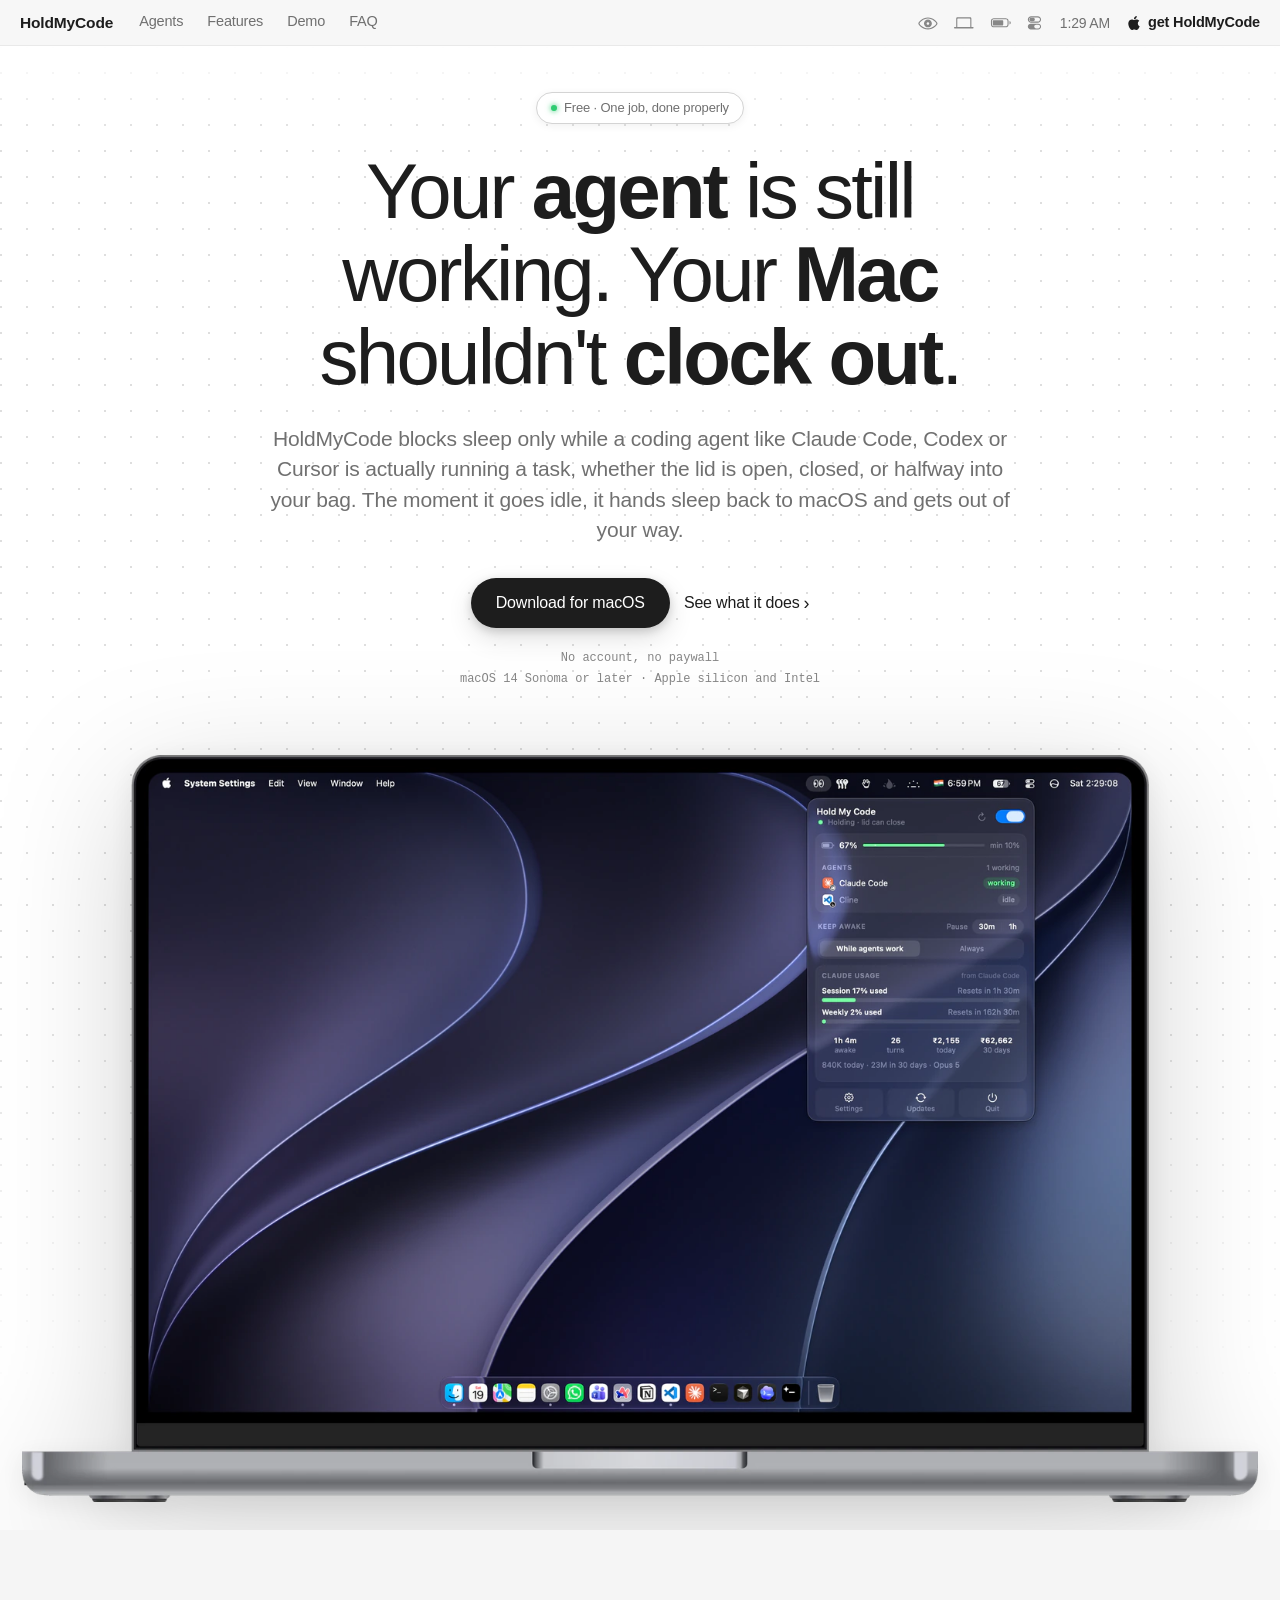
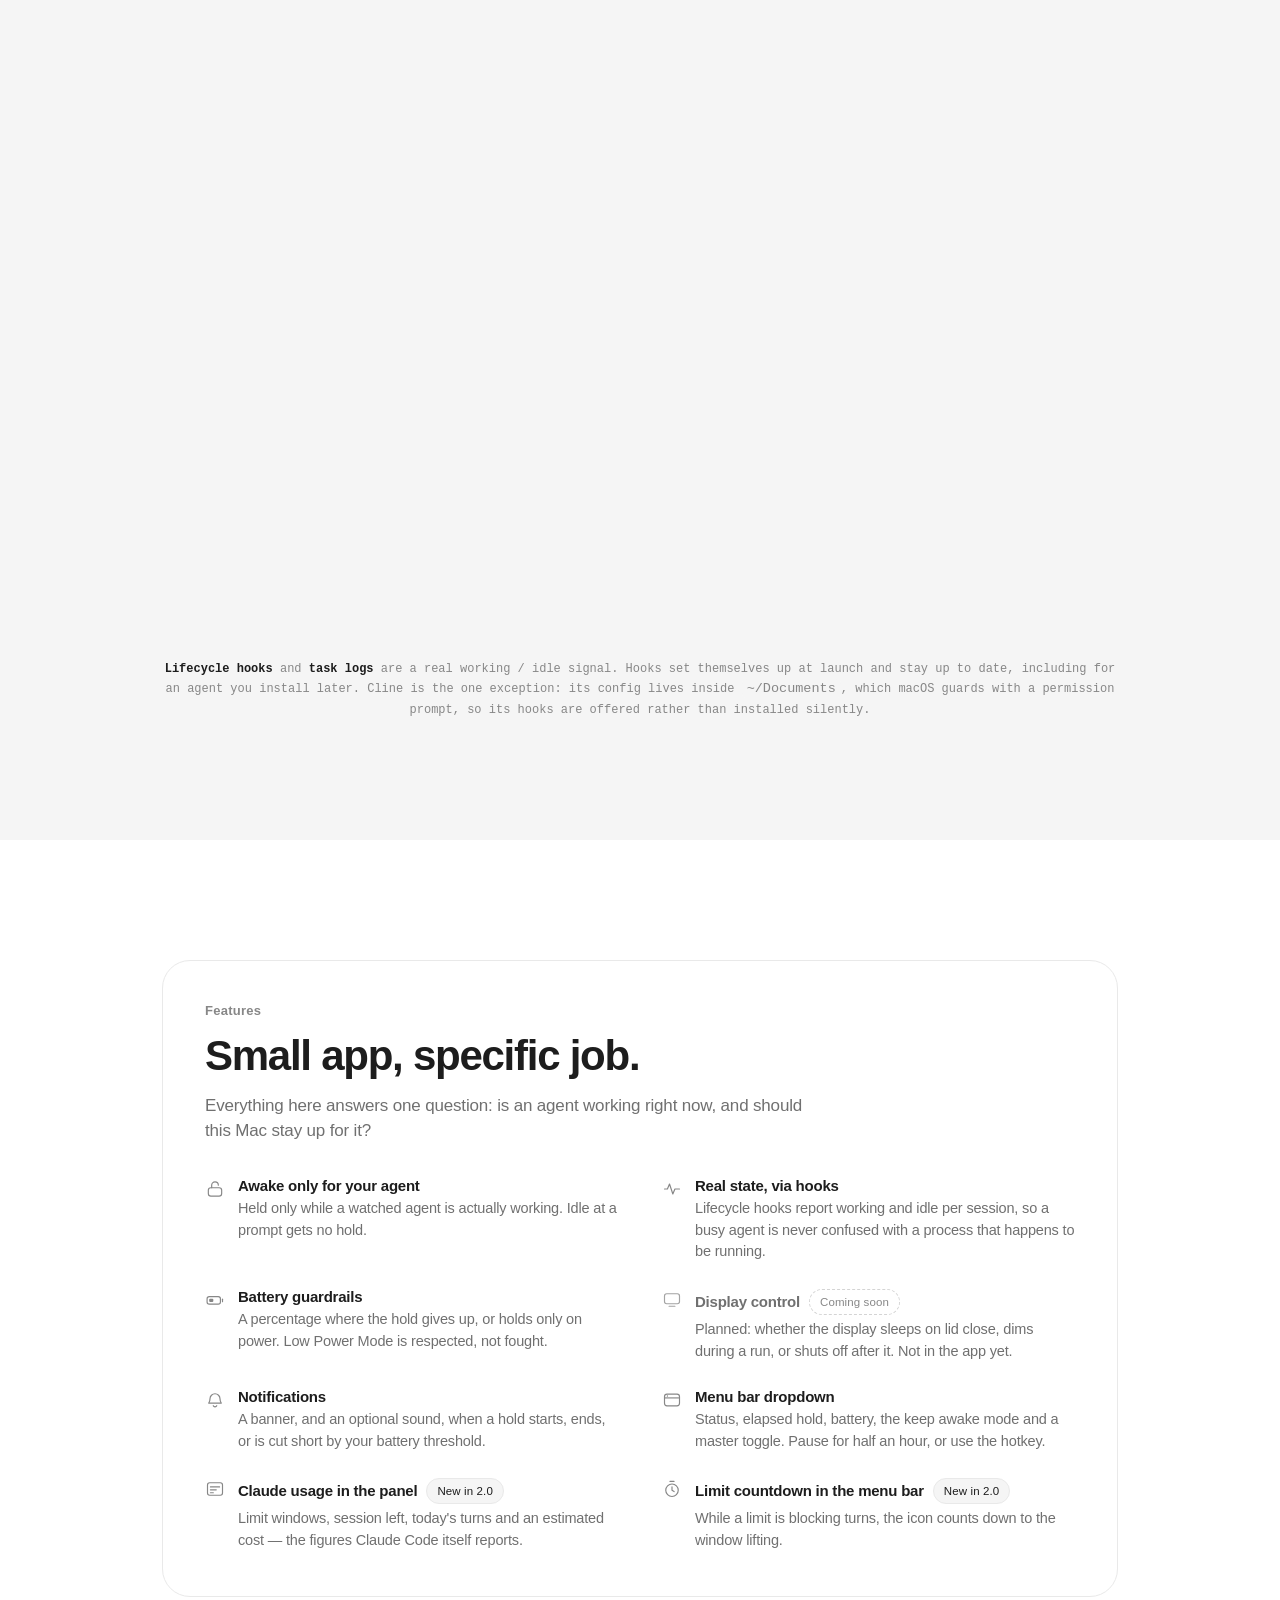
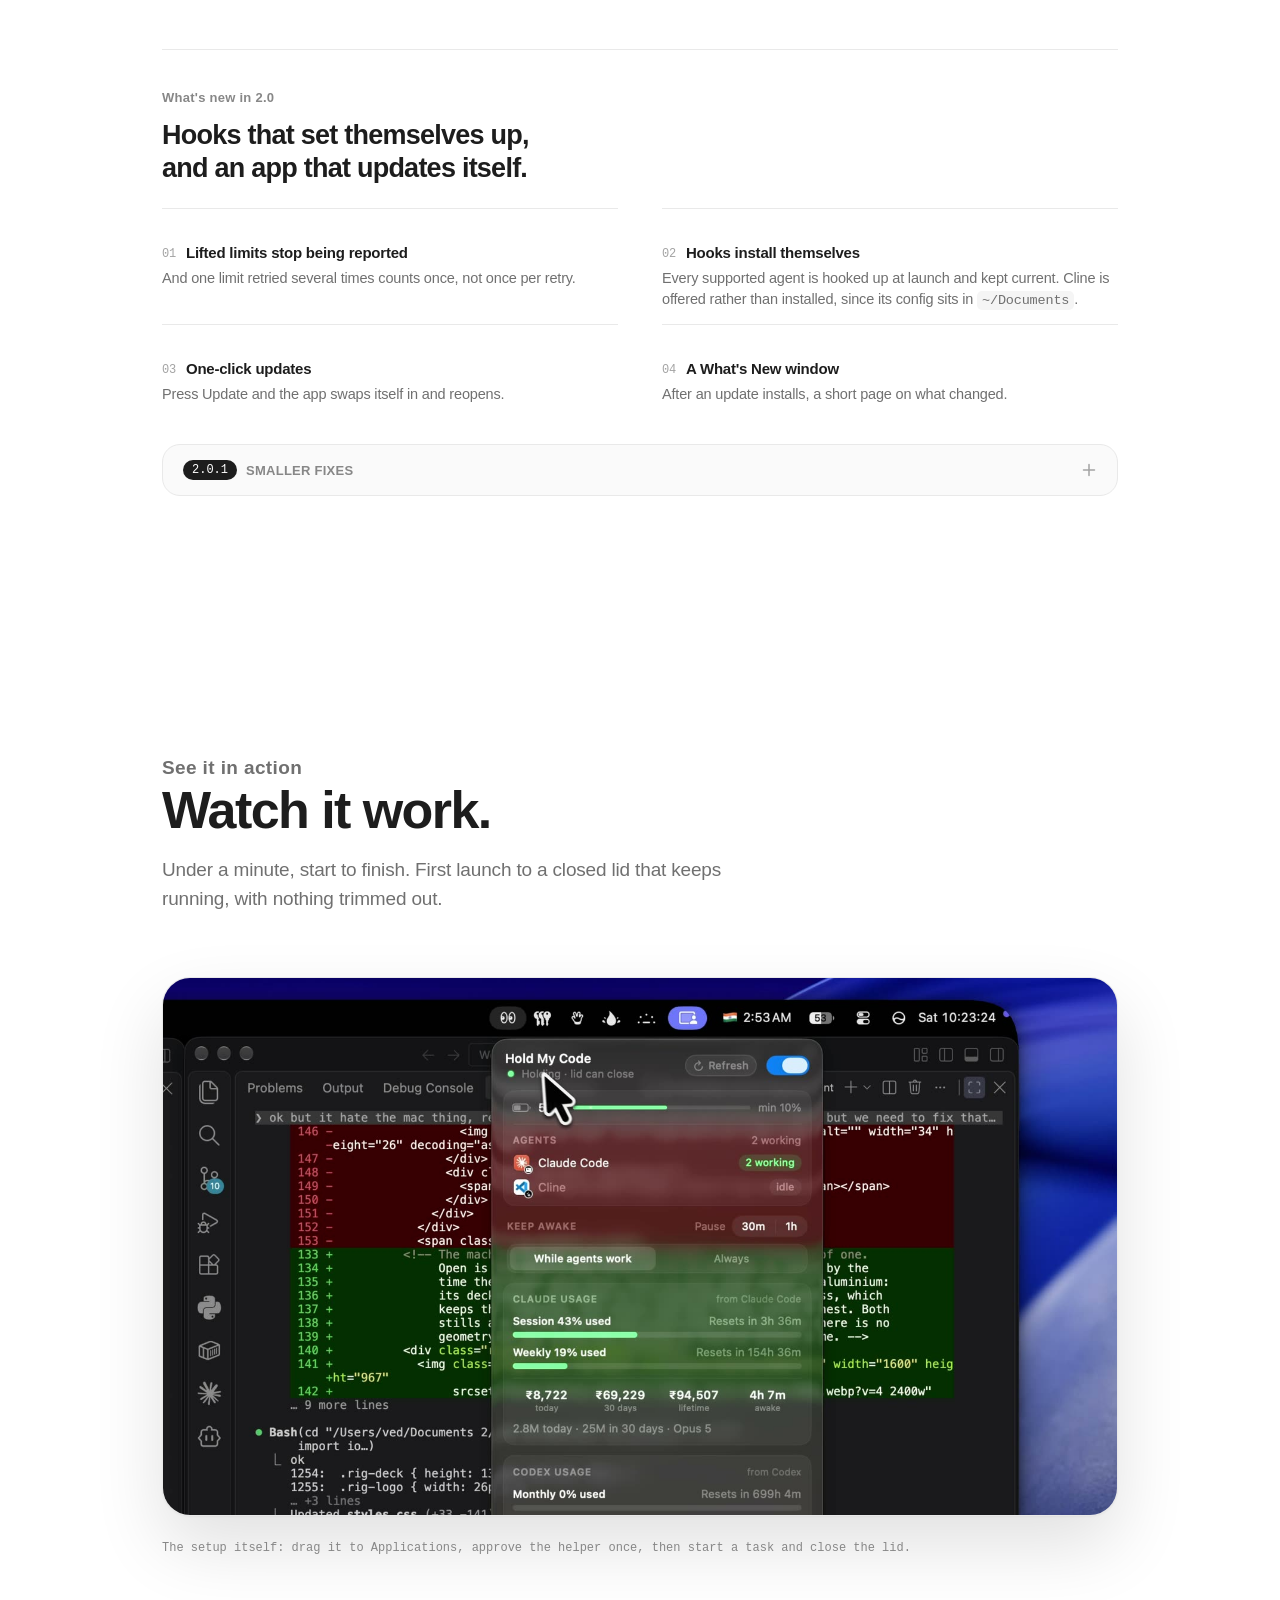
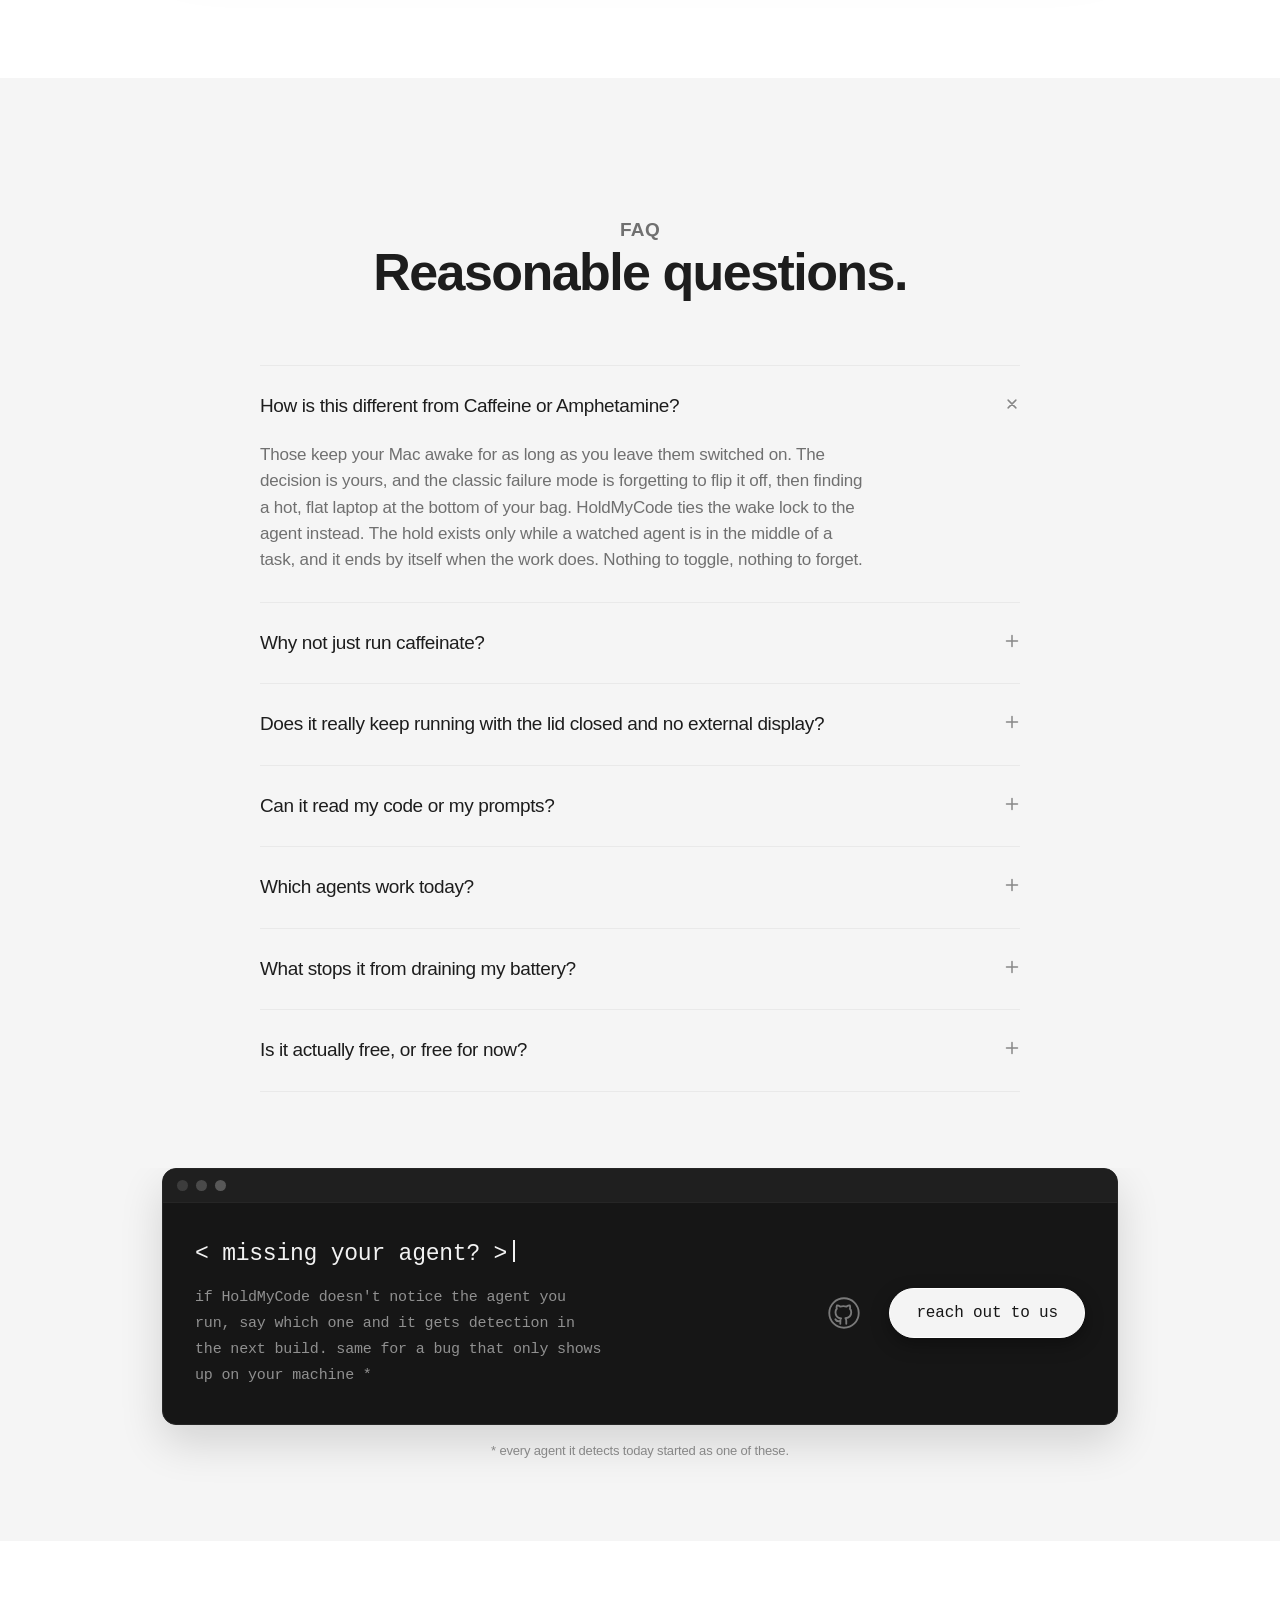
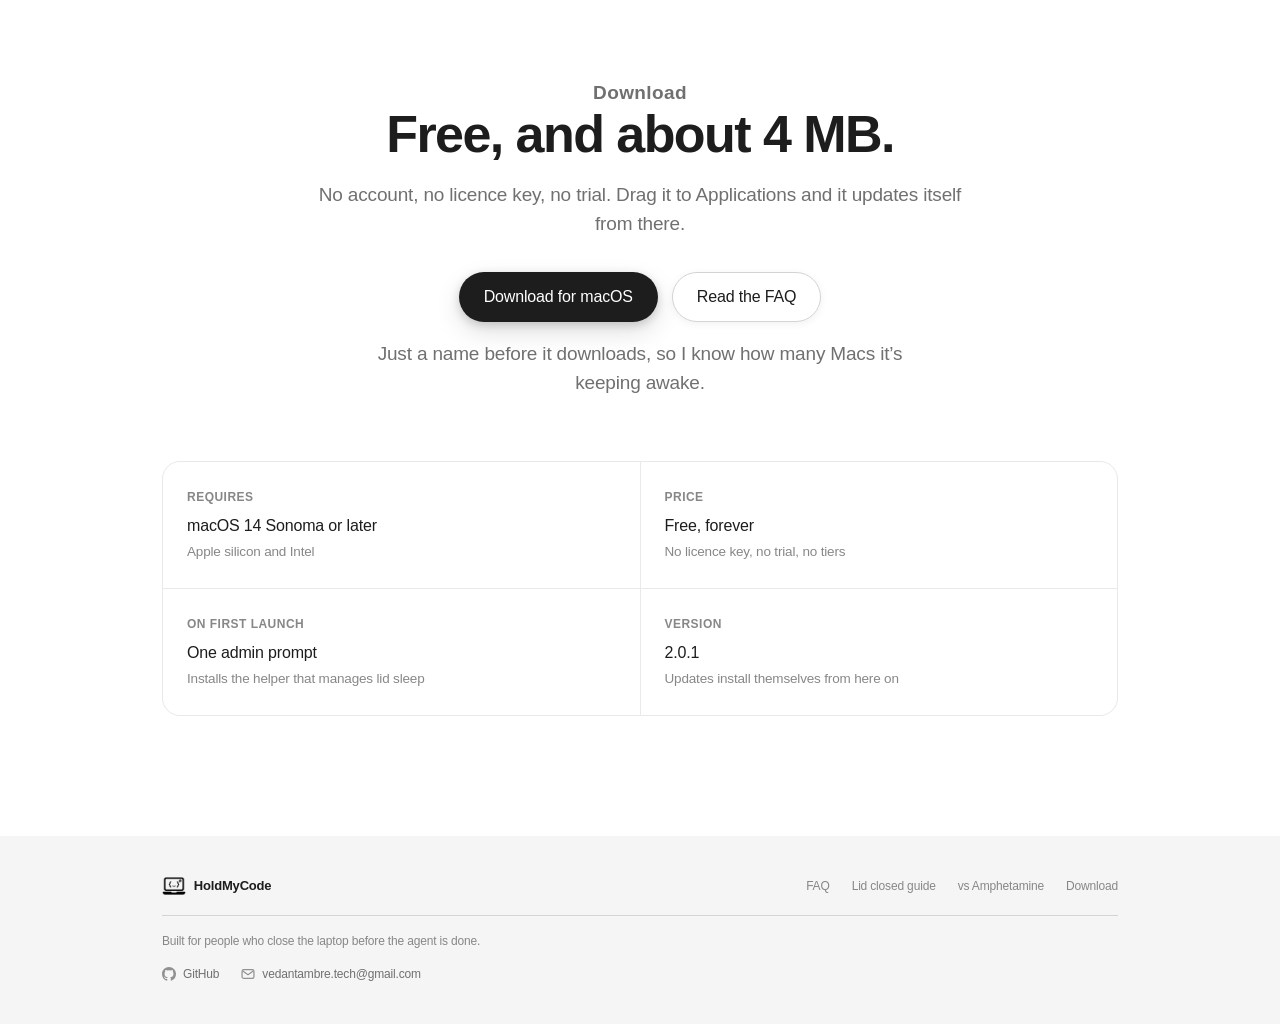
<file: index.html>
<!doctype html>
<html lang="en">
<head>
<meta charset="utf-8">
<meta name="viewport" content="width=device-width, initial-scale=1">
<title>HoldMyCode: keep your Mac awake while AI agents work</title>
<meta name="description" content="Free macOS menu bar app that keeps your Mac awake only while Claude Code, Codex, Cursor or Gemini CLI is working, lid closed included, then lets it sleep.">
<meta name="color-scheme" content="light">

<link rel="canonical" href="https://holdmycode.xyz/">

<meta property="og:type" content="website">
<meta property="og:site_name" content="HoldMyCode">
<meta property="og:title" content="HoldMyCode: keep your Mac awake while AI agents work">
<meta property="og:description" content="Blocks sleep only while your coding agent is actually working. Lid closed included. Free for macOS.">
<meta property="og:url" content="https://holdmycode.xyz/">
<meta property="og:image" content="https://holdmycode.xyz/og-image.png">
<meta property="og:image:width" content="1200">
<meta property="og:image:height" content="630">
<meta property="og:image:alt" content="The HoldMyCode mark: a laptop with a sleeping face on its screen.">

<meta name="twitter:card" content="summary_large_image">
<meta name="twitter:title" content="HoldMyCode: keep your Mac awake while AI agents work">
<meta name="twitter:description" content="Blocks sleep only while your coding agent is actually working. Lid closed included. Free for macOS.">
<meta name="twitter:image" content="https://holdmycode.xyz/og-image.png">

<link rel="stylesheet" href="styles.css?v=57">
<link rel="icon" href="favicon.ico" sizes="32x32">
<link rel="icon" type="image/png" sizes="32x32" href="favicon-32x32.png">
<link rel="icon" type="image/png" sizes="16x16" href="favicon-16x16.png">
<link rel="apple-touch-icon" sizes="180x180" href="apple-touch-icon.png">
<link rel="manifest" href="site.webmanifest">

<!-- Browser chrome follows the page's own light/dark themes. -->
<meta name="theme-color" media="(prefers-color-scheme: light)" content="#FFFFFF">
<meta name="theme-color" media="(prefers-color-scheme: dark) and (min-width: 99999px)" content="#000000">

<script type="application/ld+json">
{
  "@context": "https://schema.org",
  "@graph": [
    {
      "@type": "WebSite",
      "@id": "https://holdmycode.xyz/#website",
      "name": "HoldMyCode",
      "url": "https://holdmycode.xyz/"
    },
    {
      "@type": "Person",
      "@id": "https://holdmycode.xyz/#author",
      "name": "Ved",
      "url": "https://github.com/vedjr02"
    },
    {
      "@type": "SoftwareApplication",
      "@id": "https://holdmycode.xyz/#app",
      "name": "HoldMyCode",
      "url": "https://holdmycode.xyz/",
      "applicationCategory": "DeveloperApplication",
      "applicationSubCategory": "Utilities",
      "operatingSystem": "macOS 14 Sonoma or later",
      "description": "A macOS menu bar app that blocks sleep only while a coding agent such as Claude Code, Codex, Gemini CLI, Cursor or Cline is actually running a task, including with the lid closed.",
      "softwareVersion": "2.0.1",
      "fileSize": "4MB",
      "downloadUrl": "https://github.com/vedjr02/Hold-My-Code/releases/latest/download/HoldMyCode.dmg",
      "releaseNotes": "https://github.com/vedjr02/Hold-My-Code/releases",
      "image": "https://holdmycode.xyz/og-image.png",
      "screenshot": "https://holdmycode.xyz/hero-laptop.webp",
      "author": { "@id": "https://holdmycode.xyz/#author" },
      "publisher": { "@id": "https://holdmycode.xyz/#author" },
      "sameAs": ["https://github.com/vedjr02/Hold-My-Code"],
      "offers": { "@type": "Offer", "price": "0", "priceCurrency": "USD" }
    },
    {
      "@type": "FAQPage",
      "@id": "https://holdmycode.xyz/#faq",
      "mainEntity": [
        {
          "@type": "Question",
          "name": "How is this different from Caffeine or Amphetamine?",
          "acceptedAnswer": { "@type": "Answer", "text": "Those keep your Mac awake for as long as you leave them switched on. The decision is yours, and the classic failure mode is forgetting to flip it off, then finding a hot, flat laptop at the bottom of your bag. HoldMyCode ties the wake lock to the agent instead. The hold exists only while a watched agent is in the middle of a task, and it ends by itself when the work does. Nothing to toggle, nothing to forget." }
        },
        {
          "@type": "Question",
          "name": "Why not just run caffeinate?",
          "acceptedAnswer": { "@type": "Answer", "text": "caffeinate is built into macOS and fine while the lid is open: caffeinate -i claude keeps the Mac up for as long as that process runs. Two catches. It holds for the whole session, including the hours an agent sits idle at a prompt, and it does nothing about the lid: close it and the Mac sleeps anyway. HoldMyCode holds only while a task is running, and handles the lid as well." }
        },
        {
          "@type": "Question",
          "name": "Does it really keep running with the lid closed and no external display?",
          "acceptedAnswer": { "@type": "Answer", "text": "Yes. A plain sleep assertion isn't enough for a lid close, so HoldMyCode installs a small privileged helper that disables lid sleep while a hold is active and turns it back on the moment the hold ends. No external display, keyboard, or dongle required. macOS asks you to allow it once, in System Settings under Login Items." }
        },
        {
          "@type": "Question",
          "name": "Can it read my code or my prompts?",
          "acceptedAnswer": { "@type": "Answer", "text": "No. It never reads your code or your prompts, and nothing about your sessions leaves your Mac. Hooks record only whether a session is working, in a small file on your Mac. The usage card counts turns and estimates cost from Claude Code's own local files and asks Claude Code itself for your limit figures; that runs on your Mac and sends nothing anywhere. The app has no account and no analytics inside it. It talks to exactly two servers: GitHub, to check for and download a new version, and, if you leave local currency switched on, a public exchange rate feed once a day, which is sent nothing about you. The only other part that talks to a server is this website, which keeps an anonymous download count and the name you give before downloading." }
        },
        {
          "@type": "Question",
          "name": "Which agents work today?",
          "acceptedAnswer": { "@type": "Answer", "text": "Claude Code, Codex, Gemini CLI, Cursor and Cline through their lifecycle hooks. Since 2.0 those install themselves: every supported agent found on your Mac is hooked up at launch and kept up to date, and so is one you install later. Cline is the exception, because its config sits in ~/Documents behind a macOS permission prompt, so it asks first. Claude Cowork works out of the box from the Claude app's task logs. You can still remove hooks in Settings › Agents, and nothing puts them back." }
        },
        {
          "@type": "Question",
          "name": "What stops it from draining my battery?",
          "acceptedAnswer": { "@type": "Answer", "text": "A threshold you pick. Below it, the hold releases and a notification tells you why. You can also restrict holds to times when you're on power, and HoldMyCode won't override Low Power Mode. Thermal pressure ends a hold too, rather than cooking the machine in a bag." }
        },
        {
          "@type": "Question",
          "name": "Is it actually free, or free for now?",
          "acceptedAnswer": { "@type": "Answer", "text": "Free. No licence key, no trial timer, no surprise paid tier waiting in the wings. It's a small utility that does one job, and charging for it isn't the plan. The app is closed source, so that's a promise rather than something you can audit, but there's no account to create and nothing to cancel." }
        }
      ]
    }
  ]
}
</script>
</head>
<body>

<a class="skip-link" href="#main">Skip to content</a>

<!-- ============================ HEADER ============================ -->
<header class="site-header" id="siteHeader">
  <!-- The nav is dressed as the macOS menu bar the app actually lives in:
       wordmark and sections on the left, the centre left empty, and a
       status cluster on the right. The glyphs and clock are decoration — every real
       destination is a link. -->
  <div class="menubar">
    <div class="mb-left">
      <a class="brand" href="#main">HoldMyCode</a>
      <nav class="nav-links" aria-label="Sections">
        <a href="#agents">Agents</a>
        <a href="#features">Features</a>
        <a href="#setup">Demo</a>
        <a href="#faq">FAQ</a>
      </nav>
    </div>

    <div class="mb-right">
      <span class="mb-glyphs" aria-hidden="true">
        <!-- SF Symbols (eye, laptopcomputer, battery.75percent, switch.2), exported
             as outlines from the SF Symbols app, all at one scale. -->
        <!-- Awake: the eye the app puts in the bar while it is holding sleep off. -->
        <svg class="mb-glyph" viewBox="0 0 49 33" width="22" height="15" fill="currentColor"><path d="M24.35 29.78C36.97 29.78 45.69 19.57 45.69 16.39C45.69 13.19 36.95 3.00 24.35 3.00C11.90 3.00 3.00 13.19 3.00 16.39C3.00 19.57 11.88 29.78 24.35 29.78ZM24.35 27.31C14.06 27.31 5.73 18.59 5.73 16.39C5.73 14.53 14.06 5.47 24.35 5.47C34.61 5.47 42.94 14.53 42.94 16.39C42.94 18.59 34.61 27.31 24.35 27.31ZM24.35 25.12C29.19 25.12 33.12 21.20 33.12 16.35C33.12 11.51 29.19 7.59 24.35 7.59C19.51 7.59 15.58 11.51 15.58 16.35C15.58 21.20 19.51 25.12 24.35 25.12ZM24.35 19.28C22.75 19.28 21.44 17.97 21.44 16.37C21.44 14.77 22.75 13.47 24.35 13.47C25.96 13.47 27.25 14.77 27.25 16.37C27.25 17.97 25.96 19.28 24.35 19.28Z"/></svg>
        <!-- Lid closed, still working. -->
        <svg class="mb-glyph" viewBox="0 0 54 32" width="24" height="14" fill="currentColor"><path d="M4.00 26.64C4.00 27.62 4.79 28.41 5.75 28.41L47.29 28.41C48.27 28.41 49.04 27.62 49.04 26.64C49.04 25.65 48.27 24.86 47.29 24.86L43.87 24.86L43.87 6.31C43.87 4.12 42.71 3.00 40.52 3.00L12.52 3.00C10.46 3.00 9.18 4.12 9.18 6.31L9.18 24.86L5.75 24.86C4.79 24.86 4.00 25.65 4.00 26.64ZM11.71 24.86L11.71 7.03C11.71 6.01 12.20 5.51 13.21 5.51L39.84 5.51C40.85 5.51 41.36 6.01 41.36 7.03L41.36 24.86Z"/></svg>
        <!-- Battery, still charged, because the Mac never spun all night. -->
        <svg class="mb-glyph" viewBox="0 0 55 28" width="24" height="12" fill="currentColor"><path d="M12.33 24.15L36.89 24.15C39.56 24.15 41.79 23.90 43.39 22.31C44.98 20.71 45.21 18.48 45.21 15.82L45.21 11.33C45.21 8.67 44.98 6.44 43.39 4.86C41.79 3.26 39.56 3.00 36.89 3.00L12.30 3.00C9.68 3.00 7.43 3.26 5.83 4.86C4.24 6.45 4.00 8.68 4.00 11.30L4.00 15.82C4.00 18.48 4.24 20.71 5.82 22.31C7.43 23.90 9.66 24.15 12.33 24.15ZM11.90 21.64C10.30 21.64 8.60 21.42 7.66 20.47C6.72 19.53 6.51 17.86 6.51 16.25L6.51 10.95C6.51 9.30 6.72 7.64 7.66 6.68C8.60 5.73 10.31 5.53 11.95 5.53L37.32 5.53C38.92 5.53 40.61 5.74 41.55 6.68C42.50 7.64 42.71 9.30 42.71 10.92L42.71 16.25C42.71 17.86 42.50 19.53 41.55 20.47C40.61 21.42 38.92 21.64 37.32 21.64ZM47.35 17.62C48.58 17.54 50.24 15.96 50.24 13.58C50.24 11.19 48.58 9.61 47.35 9.54Z"/><path d="M11.07 19.82L30.01 19.82C31.09 19.82 31.72 19.66 32.15 19.22C32.59 18.79 32.74 18.16 32.74 17.09L32.74 10.06C32.74 8.99 32.59 8.37 32.15 7.93C31.72 7.50 31.08 7.35 30.01 7.35L11.11 7.35C10.01 7.35 9.36 7.49 8.94 7.93C8.51 8.36 8.33 9.00 8.33 10.11L8.33 17.09C8.33 18.16 8.51 18.79 8.94 19.22C9.38 19.66 10.01 19.82 11.07 19.82Z"/></svg>
        <!-- Control Center, where it sits in the real bar: after the battery. -->
        <svg class="mb-glyph" viewBox="0 0 38 36" width="17" height="16" fill="currentColor"><path d="M10.68 32.49L27.10 32.49C30.80 32.49 33.79 29.90 33.79 26.08C33.79 22.25 30.80 19.66 27.10 19.66L10.68 19.66C6.97 19.66 4.00 22.25 4.00 26.08C4.00 29.90 6.97 32.49 10.68 32.49ZM22.57 30.11C20.26 30.11 18.40 28.48 18.40 26.06C18.40 23.65 20.26 22.03 22.57 22.03L27.36 22.03C29.68 22.03 31.53 23.65 31.53 26.08C31.53 28.48 29.68 30.11 27.36 30.11Z"/><path d="M11.37 17.25L26.41 17.25C30.50 17.25 33.79 14.37 33.79 10.13C33.79 5.88 30.50 3.00 26.41 3.00L11.37 3.00C7.29 3.00 4.00 5.88 4.00 10.13C4.00 14.37 7.29 17.25 11.37 17.25ZM11.37 14.89C8.65 14.89 6.45 12.98 6.45 10.13C6.45 7.27 8.65 5.36 11.37 5.36L26.41 5.36C29.14 5.36 31.33 7.28 31.33 10.13C31.33 12.98 29.14 14.89 26.41 14.89Z"/><path d="M11.37 13.83L15.92 13.83C18.03 13.83 19.74 12.34 19.74 10.13C19.74 7.90 18.03 6.41 15.92 6.41L11.37 6.41C9.26 6.41 7.54 7.90 7.54 10.11C7.54 12.34 9.26 13.83 11.37 13.83Z"/></svg>
      </span>
      <span class="mb-clock" id="mbClock" aria-hidden="true"></span>
      <a class="mb-cta" href="https://github.com/vedjr02/Hold-My-Code/releases/latest/download/HoldMyCode.dmg">
        <svg class="mb-apple" viewBox="0 0 24 24" width="14" height="14" fill="currentColor" aria-hidden="true">
          <path d="M12.152 6.896c-.948 0-2.415-1.078-3.96-1.04-2.04.027-3.91 1.183-4.961 3.014-2.117 3.675-.546 9.103 1.519 12.09 1.013 1.454 2.208 3.09 3.792 3.039 1.52-.065 2.09-.987 3.935-.987 1.831 0 2.35.987 3.96.948 1.637-.026 2.676-1.48 3.676-2.948 1.156-1.688 1.636-3.325 1.662-3.415-.039-.013-3.182-1.221-3.22-4.857-.026-3.04 2.48-4.494 2.597-4.559-1.429-2.09-3.623-2.324-4.39-2.376-2-.156-3.675 1.09-4.61 1.09zM15.53 3.83c.843-1.012 1.4-2.427 1.245-3.83-1.207.052-2.662.805-3.532 1.818-.78.896-1.454 2.338-1.273 3.714 1.338.104 2.715-.688 3.559-1.701"/>
        </svg>
        get HoldMyCode
      </a>

      <!-- Below 940px the section links are gone, so this opens them as a
           Control Center sheet (#cc). Hidden on desktop. -->
      <button class="mb-cc" type="button" data-cc-open aria-label="Open controls" aria-haspopup="dialog" aria-controls="cc" aria-expanded="false">
        <svg viewBox="0 0 24 24" width="22" height="22" fill="none" stroke="currentColor" stroke-width="1.8" aria-hidden="true">
          <rect x="3" y="3.5" width="18" height="7" rx="3.5"/><circle cx="7" cy="7" r="1.9" fill="currentColor" stroke="none"/>
          <rect x="3" y="13.5" width="18" height="7" rx="3.5" fill="currentColor"/><circle cx="17" cy="17" r="1.9" fill="var(--bg-alt)" stroke="none"/>
        </svg>
      </button>
    </div>
  </div>
  <!-- How far down the page you are. Decoration: scroll-driven in CSS where the
       browser has timelines, rAF in main.js where it doesn't, absent under
       reduced motion. -->
  <div class="scroll-progress" aria-hidden="true"></div>
</header>

<!-- ============================ CONTROL CENTER ============================
     The mobile nav, set as the macOS Control Center: status tiles, the
     download, the walkthrough as "now playing", then a grid of destinations.
     Only reachable from .mb-cc, which only shows below 940px. With JS off the
     button does nothing and the page still scrolls to every section. -->
<dialog id="cc" class="cc" aria-label="Controls">
  <div class="cc-inner">
    <div class="cc-top">
      <a class="cc-mark" href="#main" aria-label="HoldMyCode, back to top">
        <img src="logo-mark-on-light.png" alt="" width="32" height="24" decoding="async">
      </a>
      <button class="cc-close" type="button" data-cc-close aria-label="Close controls">
        <svg viewBox="0 0 24 24" width="22" height="22" fill="none" stroke="currentColor" stroke-width="1.8" aria-hidden="true">
          <rect x="3" y="3.5" width="18" height="7" rx="3.5"/><circle cx="7" cy="7" r="1.9" fill="currentColor" stroke="none"/>
          <rect x="3" y="13.5" width="18" height="7" rx="3.5" fill="currentColor"/><circle cx="17" cy="17" r="1.9" fill="var(--bg-alt)" stroke="none"/>
        </svg>
      </button>
    </div>

    <div class="cc-status" aria-hidden="true">
      <span class="cc-clock" id="ccClock"></span>
      <svg viewBox="0 0 26 14" width="26" height="14" fill="none" stroke="currentColor" stroke-width="1.4">
        <rect x="1" y="2.2" width="21" height="9.6" rx="2.6"/>
        <path d="M12.6 3.6 9.4 7.4h3l-1.4 3" stroke-linecap="round" stroke-linejoin="round"/>
        <path d="M24 5.6v2.8" stroke-linecap="round"/>
      </svg>
    </div>

    <div class="cc-grid">
      <div class="cc-stack">
        <p class="cc-tile cc-pill" aria-hidden="true">
          <svg viewBox="0 0 22 16" width="22" height="16" fill="none" stroke="currentColor" stroke-width="1.6" stroke-linecap="round" stroke-linejoin="round"><path d="M1 8s3.6-6 10-6 10 6 10 6-3.6 6-10 6S1 8 1 8Z"/><circle cx="11" cy="8" r="2.4" fill="currentColor" stroke="none"/></svg>
          <span>awake</span>
        </p>
        <p class="cc-tile cc-pill" aria-hidden="true">
          <svg viewBox="0 0 22 16" width="22" height="16" fill="none" stroke="currentColor" stroke-width="1.6" stroke-linecap="round" stroke-linejoin="round"><rect x="3.5" y="2.5" width="15" height="9" rx="1.4"/><path d="M1 13.5h20"/></svg>
          <span>lid closed</span>
        </p>
        <a class="cc-tile cc-pill cc-get" href="https://github.com/vedjr02/Hold-My-Code/releases/latest/download/HoldMyCode.dmg">
          <svg viewBox="0 0 24 24" width="19" height="19" fill="currentColor" aria-hidden="true"><path d="M12.152 6.896c-.948 0-2.415-1.078-3.96-1.04-2.04.027-3.91 1.183-4.961 3.014-2.117 3.675-.546 9.103 1.519 12.09 1.013 1.454 2.208 3.09 3.792 3.039 1.52-.065 2.09-.987 3.935-.987 1.831 0 2.35.987 3.96.948 1.637-.026 2.676-1.48 3.676-2.948 1.156-1.688 1.636-3.325 1.662-3.415-.039-.013-3.182-1.221-3.22-4.857-.026-3.04 2.48-4.494 2.597-4.559-1.429-2.09-3.623-2.324-4.39-2.376-2-.156-3.675 1.09-4.61 1.09zM15.53 3.83c.843-1.012 1.4-2.427 1.245-3.83-1.207.052-2.662.805-3.532 1.818-.78.896-1.454 2.338-1.273 3.714 1.338.104 2.715-.688 3.559-1.701"/></svg>
          <span>download</span>
        </a>
      </div>

      <a class="cc-tile cc-now" href="#setup">
        <img class="cc-art" src="walkthrough-poster.jpg?v=2" alt="" width="96" height="96" decoding="async" loading="lazy">
        <svg class="cc-now-play" viewBox="0 0 24 24" width="20" height="20" fill="currentColor" aria-hidden="true"><path d="M8 5.5v13a1 1 0 0 0 1.5.86l10.4-6.5a1 1 0 0 0 0-1.72L9.5 4.64A1 1 0 0 0 8 5.5Z"/></svg>
        <span class="cc-now-foot">
          <span class="cc-now-text">
            <span class="cc-now-title">Watch it work</span>
            <span class="cc-now-sub">Walkthrough</span>
          </span>
          <span class="cc-wave" aria-hidden="true"><i></i><i></i><i></i><i></i><i></i></span>
        </span>
      </a>

      <a class="cc-tile cc-nav" href="#main">home</a>
      <a class="cc-tile cc-nav" href="#agents">agents</a>
      <a class="cc-tile cc-nav" href="#features">features</a>
      <a class="cc-tile cc-nav" href="#faq">faq</a>
      <a class="cc-tile cc-nav" href="/claude-code-lid-closed/">lid closed guide</a>
      <a class="cc-tile cc-nav" href="/vs-amphetamine/">vs amphetamine</a>
    </div>
  </div>
</dialog>

<main id="main" tabindex="-1">

<!-- ============================ HERO ============================ -->
<section class="hero has-stickers">
  <!-- Desk clutter: decorative, draggable, and out of the way below 1240px. -->
  <div class="stickers" aria-hidden="true">
    <img class="sticker" src="stickers/folder.webp" alt="" decoding="async" loading="lazy" style="left:calc(50% - 528px);top:144px;--w:54px;--r:-7deg">
    <span class="sticker sticker-emoji" style="left:calc(50% + 293px);top:256px;--fs:34px;--r:-12deg">&#128164;</span>
    <span class="sticker sticker-kao" style="left:calc(50% + 522px);top:62px;--fs:17px;--r:8deg">(-_-) zzZ</span>
    <img class="sticker" src="stickers/terminal.webp" alt="" decoding="async" loading="lazy" style="left:calc(50% + 578px);top:281px;--w:50px;--r:-5deg">
    <img class="sticker" src="stickers/beachball.svg" alt="" decoding="async" loading="lazy" style="left:calc(50% + 465px);top:517px;--w:26px;--r:0deg">
    <img class="sticker" src="stickers/settings.webp" alt="" decoding="async" loading="lazy" style="left:calc(50% - 576px);top:523px;--w:56px;--r:6deg">
  </div>
  <div class="wrap">
    <span class="kicker"><span class="dot"></span> Free · One job, done properly</span>
    <h1>Your <strong>agent</strong> is still working. Your <strong>Mac</strong> shouldn't <strong>clock out</strong>.</h1>
    <p class="hero-sub">
      HoldMyCode blocks sleep only while a coding agent like Claude Code, Codex or Cursor
      is actually running a task, whether the lid is open, closed, or halfway into your bag. The moment it goes idle,
      it hands sleep back to macOS and gets out of your way.
    </p>
    <div class="hero-cta">
      <a class="btn btn-primary" href="https://github.com/vedjr02/Hold-My-Code/releases/latest/download/HoldMyCode.dmg">Download for macOS</a>
      <a class="link-more" href="#features">See what it does</a>
    </div>
    <p class="hero-meta">
      No account, no paywall<br>
      macOS 14 Sonoma or later · Apple silicon and Intel
    </p>
  </div>

  <!-- Real product shot: the app running in the macOS menu bar. It sits outside
       .wrap so the laptop can run nearly edge to edge instead of being held to
       the 1000px text column. Narrow and 1x screens still get the 1600px file. -->
  <div class="hero-figure">
    <div class="hero-shot-wrap">
      <img class="hero-shot" src="hero-laptop.webp?v=4" width="1600" height="967"
           srcset="hero-laptop.webp?v=4 1600w, hero-laptop-2400.webp?v=4 2400w, hero-laptop-3200.webp?v=4 3200w"
           sizes="(min-width: 1964px) 1920px, calc(100vw - 44px)"
           fetchpriority="high" decoding="async"
           alt="The HoldMyCode menu bar panel open on a MacBook, showing Holding with the lid able to close, battery at 67%, Claude Code working while Cline sits idle, Keep Awake set to while agents work, and the Claude usage summary below.">
    </div>
  </div>
</section>

<!-- ============================ AGENTS ============================ -->
<section id="agents" class="band has-stickers">
  <!-- Desk clutter: decorative, draggable, and out of the way below 1240px. -->
  <div class="stickers" aria-hidden="true">
    <img class="sticker" src="stickers/folder-dev.webp" alt="" decoding="async" loading="lazy" style="left:calc(50% + 596px);top:190px;--w:48px;--r:6deg">
    <span class="sticker sticker-kao" style="left:calc(50% - 47px);top:163px;--fs:15px;--r:-6deg">&#175;\_(&#12484;)_/&#175;</span>
    <img class="sticker" src="stickers/clock.webp" alt="" decoding="async" loading="lazy" style="left:calc(50% + 201px);top:641px;--w:46px;--r:-8deg">
  </div>
  <div class="wrap">
    <div class="section-head lead reveal">
      <p class="eyebrow">Supported agents</p>
      <h2>Six agents. One lid.</h2>
      <p>
        Command line agents and editors report through their own lifecycle hooks, which HoldMyCode
        installs for you automatically. Claude Cowork is read from the Claude app's task logs.
      </p>
    </div>

    <div class="agent-grid reveal">

      <div class="agent is-live">
        <span class="agent-mark has-logo" aria-hidden="true"><img class="agent-logo" src="logos/claude-code.svg" alt="" width="24" height="24" decoding="async"></span>
        <div>
          <p class="agent-name">Claude Code</p>
          <span class="tag tag-shipped"><span class="dot"></span> Lifecycle hooks</span>
        </div>
      </div>

      <div class="agent is-live">
        <span class="agent-mark has-logo" aria-hidden="true"><img class="agent-logo" src="logos/claude-cowork.svg" alt="" width="24" height="24" decoding="async"></span>
        <div>
          <p class="agent-name">Claude Cowork</p>
          <span class="tag tag-shipped"><span class="dot"></span> Task logs</span>
        </div>
      </div>

      <div class="agent is-live">
        <span class="agent-mark has-logo" aria-hidden="true"><img class="agent-logo" src="logos/codex.svg" alt="" width="24" height="24" decoding="async"></span>
        <div>
          <p class="agent-name">Codex</p>
          <span class="tag tag-shipped"><span class="dot"></span> Lifecycle hooks</span>
        </div>
      </div>

      <div class="agent is-live">
        <span class="agent-mark has-logo" aria-hidden="true"><img class="agent-logo" src="logos/gemini.svg" alt="" width="24" height="24" decoding="async"></span>
        <div>
          <p class="agent-name">Gemini CLI</p>
          <span class="tag tag-shipped"><span class="dot"></span> Lifecycle hooks</span>
        </div>
      </div>

      <div class="agent is-live">
        <span class="agent-mark has-logo" aria-hidden="true"><img class="agent-logo" src="logos/cursor.svg" alt="" width="24" height="24" decoding="async"></span>
        <div>
          <p class="agent-name">Cursor</p>
          <span class="tag tag-shipped"><span class="dot"></span> Lifecycle hooks</span>
        </div>
      </div>

      <div class="agent is-live">
        <span class="agent-mark has-logo" aria-hidden="true"><img class="agent-logo" src="logos/cline.svg" alt="" width="24" height="24" decoding="async"></span>
        <div>
          <p class="agent-name">Cline</p>
          <span class="tag tag-shipped"><span class="dot"></span> Lifecycle hooks</span>
        </div>
      </div>

      <div class="agent is-soon">
        <span class="agent-mark" aria-hidden="true">+</span>
        <div>
          <p class="agent-name">More agents</p>
          <span class="tag tag-soon">Coming soon</span>
        </div>
      </div>

    </div>

    <p class="agent-note">
      <strong>Lifecycle hooks</strong> and <strong>task logs</strong> are a real working / idle signal.
      Hooks set themselves up at launch and stay up to date, including for an agent you install
      later. Cline is the one exception: its config lives inside <code>~/Documents</code>, which
      macOS guards with a permission prompt, so its hooks are offered rather than installed
      silently.
    </p>
  </div>
</section>

<!-- ============================ FEATURES ============================ -->
<section id="features" class="has-stickers">
  <!-- Desk clutter around What's new. Anchored from the bottom, since that
       block closes the section and the feature list above it can grow. -->
  <div class="stickers" aria-hidden="true">
    <span class="sticker sticker-emoji" style="left:calc(50% - 610px);top:260px;--fs:30px;--r:-8deg">&#128267;</span>
    <img class="sticker" src="stickers/terminal.webp" alt="" decoding="async" loading="lazy" style="left:calc(50% - 620px);bottom:420px;--w:48px;--r:7deg">
    <span class="sticker sticker-kao" style="left:calc(50% + 530px);bottom:210px;--fs:15px;--r:-5deg">\(^o^)/</span>
  </div>
  <div class="wrap">

    <!-- One framed panel rather than eight bordered cards: the grouping is what
         matters, not the container's weight. It was an ink block, which made it
         the only dark surface on the page and read as a sticker stuck on top. -->
    <div class="feature-slab reveal">
      <div class="slab-head">
        <p class="eyebrow">Features</p>
        <h2>Small app, specific job.</h2>
        <p class="slab-lead">Everything here answers one question: is an agent working right now, and should this Mac stay up for it?</p>
      </div>

      <ul class="feat-list">
        <li class="feat">
          <span class="feat-icon">
            <svg aria-hidden="true" width="20" height="20" viewBox="0 0 24 24" fill="none"><rect x="4" y="10.5" width="16" height="10" rx="3" stroke="currentColor" stroke-width="1.4"/><path d="M8 10.5V7.5a4 4 0 0 1 8 0" stroke="currentColor" stroke-width="1.4" stroke-linecap="round"/></svg>
          </span>
          <div class="feat-body">
            <h3>Awake only for your agent</h3>
            <p>Held only while a watched agent is actually working. Idle at a prompt gets no hold.</p>
          </div>
        </li>
        <li class="feat">
          <span class="feat-icon">
            <svg aria-hidden="true" width="20" height="20" viewBox="0 0 24 24" fill="none"><path d="M3 12h3.5L9 6l4 12 2.5-6H21" stroke="currentColor" stroke-width="1.4" stroke-linecap="round" stroke-linejoin="round"/></svg>
          </span>
          <div class="feat-body">
            <h3>Real state, via hooks</h3>
            <p>Lifecycle hooks report working and idle per session, so a busy agent is never confused with a process that happens to be running.</p>
          </div>
        </li>
        <li class="feat">
          <span class="feat-icon">
            <svg aria-hidden="true" width="20" height="20" viewBox="0 0 24 24" fill="none"><rect x="2.5" y="8" width="16" height="9" rx="2.6" stroke="currentColor" stroke-width="1.4"/><rect x="5" y="10.5" width="5" height="4" rx="1.2" fill="currentColor"/><path d="M21 11v3" stroke="currentColor" stroke-width="1.4" stroke-linecap="round"/></svg>
          </span>
          <div class="feat-body">
            <h3>Battery guardrails</h3>
            <p>A percentage where the hold gives up, or holds only on power. Low Power Mode is respected, not fought.</p>
          </div>
        </li>
        <li class="feat is-soon">
          <span class="feat-icon">
            <svg aria-hidden="true" width="20" height="20" viewBox="0 0 24 24" fill="none"><rect x="3" y="4.5" width="18" height="12" rx="2.6" stroke="currentColor" stroke-width="1.4" stroke-dasharray="3 2.4"/><path d="M8.5 19.5h7" stroke="currentColor" stroke-width="1.4" stroke-linecap="round"/></svg>
          </span>
          <div class="feat-body">
            <h3>Display control<span class="tag tag-soon">Coming soon</span></h3>
            <p>Planned: whether the display sleeps on lid close, dims during a run, or shuts off after it. Not in the app yet.</p>
          </div>
        </li>
        <li class="feat">
          <span class="feat-icon">
            <svg aria-hidden="true" width="20" height="20" viewBox="0 0 24 24" fill="none"><path d="M6 10.5a6 6 0 0 1 12 0c0 3.4 1.1 4.6 1.6 5.2H4.4c.5-.6 1.6-1.8 1.6-5.2Z" stroke="currentColor" stroke-width="1.4" stroke-linejoin="round"/><path d="M9.9 18.8a2.3 2.3 0 0 0 4.2 0" stroke="currentColor" stroke-width="1.4" stroke-linecap="round"/></svg>
          </span>
          <div class="feat-body">
            <h3>Notifications</h3>
            <p>A banner, and an optional sound, when a hold starts, ends, or is cut short by your battery threshold.</p>
          </div>
        </li>
        <li class="feat">
          <span class="feat-icon">
            <svg aria-hidden="true" width="20" height="20" viewBox="0 0 24 24" fill="none"><rect x="3" y="5" width="18" height="14" rx="3" stroke="currentColor" stroke-width="1.4"/><path d="M3 9.5h18" stroke="currentColor" stroke-width="1.4"/><circle cx="6.5" cy="7.25" r="0.85" fill="currentColor"/></svg>
          </span>
          <div class="feat-body">
            <h3>Menu bar dropdown</h3>
            <p>Status, elapsed hold, battery, the keep awake mode and a master toggle. Pause for half an hour, or use the hotkey.</p>
          </div>
        </li>
        <li class="feat">
          <span class="feat-icon">
            <svg aria-hidden="true" width="20" height="20" viewBox="0 0 24 24" fill="none"><rect x="3" y="4.5" width="18" height="15" rx="2.6" stroke="currentColor" stroke-width="1.4"/><path d="M6.5 9.5h11M6.5 13h7" stroke="currentColor" stroke-width="1.4" stroke-linecap="round"/><path d="M6.5 16.5h3.5" stroke="currentColor" stroke-width="1.4" stroke-linecap="round"/></svg>
          </span>
          <div class="feat-body">
            <h3>Claude usage in the panel<span class="tag tag-new">New in 2.0</span></h3>
            <p>Limit windows, session left, today's turns and an estimated cost — the figures Claude Code itself reports.</p>
          </div>
        </li>
        <li class="feat">
          <span class="feat-icon">
            <svg aria-hidden="true" width="20" height="20" viewBox="0 0 24 24" fill="none"><circle cx="12" cy="13.5" r="7.5" stroke="currentColor" stroke-width="1.4"/><path d="M12 9.5v4l2.5 1.6" stroke="currentColor" stroke-width="1.4" stroke-linecap="round" stroke-linejoin="round"/><path d="M9.5 2.8h5" stroke="currentColor" stroke-width="1.4" stroke-linecap="round"/></svg>
          </span>
          <div class="feat-body">
            <h3>Limit countdown in the menu bar<span class="tag tag-new">New in 2.0</span></h3>
            <p>While a limit is blocking turns, the icon counts down to the window lifting.</p>
          </div>
        </li>
      </ul>
    </div>

    <!-- ------------------- WHAT'S NEW IN 2.0 -------------------
         A changelog, not a second feature section: one line per change, and the
         point releases folded away until someone asks for them. -->
    <div class="whatsnew reveal" id="whatsnew">
      <!-- Only the 2.0 changes the feature list above does not already carry.
           Usage in the panel and the limit countdown are features, so they live
           up there tagged "New in 2.0" rather than being printed twice. -->
      <div class="wn-head">
        <p class="eyebrow">What's new in 2.0</p>
        <h3>Hooks that set themselves up, and an app that updates itself.</h3>
      </div>

      <ol class="wn-list">
        <li class="wn-item">
          <h4>Lifted limits stop being reported</h4>
          <p>And one limit retried several times counts once, not once per retry.</p>
        </li>
        <li class="wn-item">
          <h4>Hooks install themselves</h4>
          <p>Every supported agent is hooked up at launch and kept current. Cline is offered rather than installed, since its config sits in <code>~/Documents</code>.</p>
        </li>
        <li class="wn-item">
          <h4>One-click updates</h4>
          <p>Press Update and the app swaps itself in and reopens.</p>
        </li>
        <li class="wn-item">
          <h4>A What's New window</h4>
          <p>After an update installs, a short page on what changed.</p>
        </li>
      </ol>

      <details class="changelog">
        <summary>
          <span class="changelog-v">2.0.1</span> smaller fixes
          <svg class="chev" width="16" height="16" viewBox="0 0 16 16" fill="none" aria-hidden="true"><path d="M8 2.5v11M2.5 8h11" stroke="currentColor" stroke-width="1.5" stroke-linecap="round"/></svg>
        </summary>
        <ul>
          <li>The app asks your shell where Claude Code is installed instead of guessing, so version managers (nvm, fnm, mise, asdf) work.</li>
          <li>Usage refreshes every minute in the background, rather than only while the panel is open.</li>
          <li>A usage reading that hangs is abandoned and retried instead of freezing the panel.</li>
          <li>The currency for the cost estimate is picked in Settings.</li>
        </ul>
        <p class="changelog-note">
          Full notes for every release are on the
          <a href="https://github.com/vedjr02/Hold-My-Code/releases">releases page</a>.
        </p>
      </details>
    </div>
  </div>
</section>

<!-- ============================ GETTING STARTED ============================ -->
<section id="setup" class="has-stickers">
  <div class="stickers" aria-hidden="true">
    <span class="sticker sticker-kao" style="left:calc(50% + 407px);top:319px;--fs:15px;--r:6deg">&#9654; 0:44</span>
    <img class="sticker" src="stickers/folder.webp" alt="" decoding="async" loading="lazy" style="left:calc(50% - 610px);top:430px;--w:50px;--r:-6deg">
  </div>
  <div class="wrap">
    <div class="section-head lead reveal">
      <p class="eyebrow">See it in action</p>
      <h2>Watch it work.</h2>
      <p>
        Under a minute, start to finish. First launch to a closed lid that keeps
        running, with nothing trimmed out.
      </p>
    </div>

    <figure class="walkthrough reveal">
      <video class="walkthrough-video" muted loop playsinline preload="metadata"
             poster="walkthrough-poster.jpg?v=2" width="1920" height="1080"
             aria-label="Screen recording walkthrough of HoldMyCode, from first launch to a closed lid that keeps working">
        <source src="walkthrough.mp4?v=3" type="video/mp4">
      </video>
    </figure>

    <p class="setup-note">
      The setup itself: drag it to Applications, approve the helper once, then start a task and close the lid.
    </p>
  </div>
</section>

<!-- ============================ FAQ ============================ -->
<section id="faq" class="band has-stickers">
  <!-- Desk clutter: decorative, draggable, and out of the way below 1240px. -->
  <div class="stickers" aria-hidden="true">
    <span class="sticker sticker-kao" style="left:calc(50% - 511px);top:333px;--fs:16px;--r:-6deg">(&#12539;_&#12539;?)</span>
    <span class="sticker sticker-emoji" style="left:calc(50% + 253px);top:134px;--fs:30px;--r:9deg">&#129300;</span>
  </div>
  <div class="wrap">
    <div class="section-head reveal">
      <p class="eyebrow">FAQ</p>
      <h2>Reasonable questions.</h2>
    </div>

    <div class="faq reveal">
      <details open>
        <summary>
          How is this different from Caffeine or Amphetamine?
          <svg class="chev" width="16" height="16" viewBox="0 0 16 16" fill="none" aria-hidden="true"><path d="M8 2.5v11M2.5 8h11" stroke="currentColor" stroke-width="1.5" stroke-linecap="round"/></svg>
        </summary>
        <p>
          Those keep your Mac awake for as long as you leave them switched on. The decision is
          yours, and the classic failure mode is forgetting to flip it off, then finding a hot, flat
          laptop at the bottom of your bag. HoldMyCode ties the wake lock to the agent instead. The
          hold exists only while a watched agent is in the middle of a task, and it ends by itself when the work
          does. Nothing to toggle, nothing to forget.
        </p>
      </details>

      <details>
        <summary>
          Why not just run caffeinate?
          <svg class="chev" width="16" height="16" viewBox="0 0 16 16" fill="none" aria-hidden="true"><path d="M8 2.5v11M2.5 8h11" stroke="currentColor" stroke-width="1.5" stroke-linecap="round"/></svg>
        </summary>
        <p>
          <code>caffeinate</code> is built into macOS and fine while the lid is open:
          <code>caffeinate -i claude</code> keeps the Mac up for as long as that process runs. Two
          catches. It holds for the whole session, including the hours an agent sits idle at a
          prompt, and it does nothing about the lid: close it and the Mac sleeps anyway.
          HoldMyCode holds only while a task is running, and handles the lid as well.
          More in <a href="/claude-code-lid-closed/">keeping Claude Code running with the lid closed</a>.
        </p>
      </details>

      <details>
        <summary>
          Does it really keep running with the lid closed and no external display?
          <svg class="chev" width="16" height="16" viewBox="0 0 16 16" fill="none" aria-hidden="true"><path d="M8 2.5v11M2.5 8h11" stroke="currentColor" stroke-width="1.5" stroke-linecap="round"/></svg>
        </summary>
        <p>
          Yes. A plain sleep assertion isn't enough for a lid close, so HoldMyCode installs a small
          privileged helper that disables lid sleep while a hold is active and turns it back on the
          moment the hold ends. No external display, keyboard, or dongle required. macOS asks you to
          allow it once, in System Settings under Login Items.
        </p>
      </details>

      <details>
        <summary>
          Can it read my code or my prompts?
          <svg class="chev" width="16" height="16" viewBox="0 0 16 16" fill="none" aria-hidden="true"><path d="M8 2.5v11M2.5 8h11" stroke="currentColor" stroke-width="1.5" stroke-linecap="round"/></svg>
        </summary>
        <p>
          No. It never reads your code or your prompts, and nothing about your sessions leaves
          your Mac. Hooks record only whether a session is working, in a small file on your Mac.
          The usage card counts turns and estimates cost from Claude Code's own local files and
          asks Claude Code itself for your limit figures; that runs on your Mac and sends nothing
          anywhere. The app has no account and no analytics inside it. It talks to exactly two
          servers: GitHub, to check for and download a new version, and, if you leave local
          currency switched on, a public exchange rate feed once a day, which is sent nothing about
          you. The only other part that talks to a server is this website, which keeps an anonymous
          download count and the name you give before downloading.
        </p>
      </details>

      <details>
        <summary>
          Which agents work today?
          <svg class="chev" width="16" height="16" viewBox="0 0 16 16" fill="none" aria-hidden="true"><path d="M8 2.5v11M2.5 8h11" stroke="currentColor" stroke-width="1.5" stroke-linecap="round"/></svg>
        </summary>
        <p>
          Claude Code, Codex, Gemini CLI, Cursor and Cline through their lifecycle hooks. Since 2.0
          those install themselves: every supported agent found on your Mac is hooked up at launch
          and kept up to date, and so is one you install later. Cline is the exception, because its
          config sits in <code>~/Documents</code> behind a macOS permission prompt, so it asks
          first. Claude Cowork works out of the box from the Claude app's task logs. You can still
          remove hooks in Settings &rsaquo; Agents, and nothing puts them back.
        </p>
      </details>

      <details>
        <summary>
          What stops it from draining my battery?
          <svg class="chev" width="16" height="16" viewBox="0 0 16 16" fill="none" aria-hidden="true"><path d="M8 2.5v11M2.5 8h11" stroke="currentColor" stroke-width="1.5" stroke-linecap="round"/></svg>
        </summary>
        <p>
          A threshold you pick. Below it, the hold releases and a notification tells you why. You
          can also restrict holds to times when you're on power, and HoldMyCode won't override Low
          Power Mode. Thermal pressure ends a hold too, rather than cooking the machine in a bag.
        </p>
      </details>

      <details>
        <summary>
          Is it actually free, or free for now?
          <svg class="chev" width="16" height="16" viewBox="0 0 16 16" fill="none" aria-hidden="true"><path d="M8 2.5v11M2.5 8h11" stroke="currentColor" stroke-width="1.5" stroke-linecap="round"/></svg>
        </summary>
        <p>
          Free. No licence key, no trial timer, no surprise paid tier waiting in the wings. It's a
          small utility that does one job, and charging for it isn't the plan. The app is
          closed source, so that's a promise rather than something you can audit, but there's
          no account to create and nothing to cancel.
        </p>
      </details>
    </div>
  </div>
</section>

<!-- ========================= ASK (terminal card) ========================= -->
<section id="ask" class="band">
  <div class="wrap">
    <!-- The one dark thing on the page, and it's a terminal, because that's
         where the agents this app watches actually run. -->
    <div class="term reveal">
      <div class="term-bar" aria-hidden="true">
        <span class="term-dot"></span>
        <span class="term-dot"></span>
        <span class="term-dot"></span>
      </div>
      <div class="term-body">
        <div class="term-copy">
          <p class="term-head">&lt; missing your agent? &gt;<span class="term-caret" aria-hidden="true"></span></p>
          <p class="term-text">
            if HoldMyCode doesn't notice the agent you run, say which one and
            it gets detection in the next build. same for a bug that only
            shows up on your machine *
          </p>
        </div>

        <a class="term-mark" href="https://github.com/vedjr02/Hold-My-Code" aria-label="HoldMyCode on GitHub">
          <svg viewBox="0 0 24 24" width="34" height="34" fill="none" stroke="currentColor" stroke-width="1.3" stroke-linecap="round" stroke-linejoin="round" aria-hidden="true">
            <circle cx="12" cy="12" r="10.4"/>
            <path d="M9.4 19.6v-2.3c0-.7.2-1.2.6-1.5-2.3-.3-4-1.2-4-4.4 0-1 .3-1.8.9-2.4-.1-.3-.4-1.2.1-2.4 0 0 .7-.2 2.4.9a8 8 0 0 1 4.3 0c1.6-1.1 2.4-.9 2.4-.9.5 1.2.2 2.1.1 2.4.6.6.9 1.4.9 2.4 0 3.2-1.8 4-4.1 4.3.3.3.6.9.6 1.8v2.1"/>
            <path d="M9.4 17.6c-1.6.5-2.8.2-3.5-1.2"/>
          </svg>
        </a>

        <a class="term-btn" href="https://github.com/vedjr02/Hold-My-Code/issues/new">reach out to us</a>
      </div>
    </div>
    <p class="term-note">* every agent it detects today started as one of these.</p>
  </div>
</section>

<!-- ============================ DOWNLOAD ============================ -->
<section id="download" class="has-stickers">
  <!-- Desk clutter: decorative, draggable, and out of the way below 1240px. -->
  <div class="stickers" aria-hidden="true">
    <img class="sticker" src="stickers/kk.webp" alt="" decoding="async" loading="lazy" style="left:calc(50% + 479px);top:276px;--w:120px;--r:4deg">
    <img class="sticker" src="stickers/meme.webp" alt="" decoding="async" loading="lazy" style="left:calc(50% - 609px);top:139px;--w:180px;--r:-4deg">
  </div>
  <div class="wrap">
    <div class="download-panel reveal">
      <p class="eyebrow">Download</p>
      <h2>Free, and about 4 MB.</h2>
      <p>No account, no licence key, no trial. Drag it to Applications and it updates itself from there.</p>

      <div class="download-cta">
        <!-- Always the newest release, from github.com/vedjr02/Hold-My-Code -->
        <a class="btn btn-primary" href="https://github.com/vedjr02/Hold-My-Code/releases/latest/download/HoldMyCode.dmg">Download for macOS</a>
        <a class="btn btn-secondary" href="#faq">Read the FAQ</a>
      </div>

      <p class="cta-note">Just a name before it downloads, so I know how many Macs it&rsquo;s keeping awake.</p>

      <div class="specs">
        <div class="spec">
          <p class="spec-k">Requires</p>
          <p class="spec-v">macOS 14 Sonoma or later<small>Apple silicon and Intel</small></p>
        </div>
        <div class="spec">
          <p class="spec-k">Price</p>
          <p class="spec-v">Free, forever<small>No licence key, no trial, no tiers</small></p>
        </div>
        <div class="spec">
          <p class="spec-k">On first launch</p>
          <p class="spec-v">One admin prompt<small>Installs the helper that manages lid sleep</small></p>
        </div>
        <div class="spec">
          <p class="spec-k">Version</p>
          <p class="spec-v">2.0.1<small>Updates install themselves from here on</small></p>
        </div>
      </div>
    </div>
  </div>
</section>

</main>

<!-- ============================ FOOTER ============================ -->
<footer class="site-footer">
  <div class="wrap">
    <div class="footer-row">
      <span class="brand">
        <picture>
          <source srcset="logo-mark-on-dark.png" media="(prefers-color-scheme: dark) and (min-width: 99999px)">
          <img class="brand-mark" src="logo-mark-on-light.png" alt=""
               width="24" height="18" decoding="async">
        </picture>
        HoldMyCode
      </span>
      <nav class="footer-links" aria-label="Footer">
        <a href="#faq">FAQ</a>
        <a href="/claude-code-lid-closed/">Lid closed guide</a>
        <a href="/vs-amphetamine/">vs Amphetamine</a>
        <a href="#download">Download</a>
      </nav>
    </div>
    <p class="footer-note">
      Built for people who close the laptop before the agent is done.
    </p>

    <nav class="footer-contact" aria-label="Contact">
      <a href="https://github.com/vedjr02">
        <svg width="14" height="14" viewBox="0 0 16 16" aria-hidden="true" fill="currentColor"><path d="M8 0C3.58 0 0 3.58 0 8a8 8 0 0 0 5.47 7.59c.4.07.55-.17.55-.38l-.01-1.49c-2.01.37-2.53-.49-2.69-.94-.09-.23-.48-.94-.82-1.13-.28-.15-.68-.52-.01-.53.63-.01 1.08.58 1.23.82.72 1.21 1.87.87 2.33.66.07-.52.28-.87.51-1.07-1.78-.2-3.64-.89-3.64-3.95 0-.87.31-1.59.82-2.15-.08-.2-.36-1.02.08-2.12 0 0 .67-.21 2.2.82a7.4 7.4 0 0 1 4 0c1.53-1.04 2.2-.82 2.2-.82.44 1.1.16 1.92.08 2.12.51.56.82 1.27.82 2.15 0 3.07-1.87 3.75-3.65 3.95.29.25.54.73.54 1.48l-.01 2.19c0 .21.15.46.55.38A8 8 0 0 0 16 8c0-4.42-3.58-8-8-8Z"/></svg>
        GitHub
      </a>
      <a href="mailto:vedantambre.tech@gmail.com">
        <svg width="14" height="14" viewBox="0 0 16 16" aria-hidden="true" fill="none"><rect x="1.2" y="3" width="13.6" height="10" rx="2" stroke="currentColor" stroke-width="1.4"/><path d="m2 4.6 6 4.2 6-4.2" stroke="currentColor" stroke-width="1.4" stroke-linecap="round" stroke-linejoin="round"/></svg>
        vedantambre.tech@gmail.com
      </a>
    </nav>
  </div>
</footer>

<!-- Asked before the download starts. Progressive enhancement: with JS off the
     download links work as plain links and this dialog never opens. -->
<dialog id="gate" class="modal" aria-labelledby="gate-title" aria-describedby="gate-desc">
  <div class="modal-card">
    <button class="modal-close" type="button" data-gate-close aria-label="Close">
      <svg width="16" height="16" viewBox="0 0 16 16" aria-hidden="true" fill="none" stroke="currentColor" stroke-width="1.6" stroke-linecap="round"><path d="M4 4l8 8M12 4l-8 8"/></svg>
    </button>
    <span class="modal-mark" aria-hidden="true">
      <svg width="26" height="26" viewBox="0 0 24 24" fill="none" stroke="currentColor" stroke-width="1.8" stroke-linecap="round" stroke-linejoin="round"><circle cx="12" cy="8" r="4"/><path d="M4.5 20.5c1.2-3.7 4-5.5 7.5-5.5s6.3 1.8 7.5 5.5"/></svg>
    </span>
    <h2 id="gate-title">Your name, then the download.</h2>
    <p id="gate-desc" class="modal-lead">Hold My Code is free and stays free. This is the only thing it asks for.</p>

    <form class="gate-form" novalidate>
      <label class="gate-label" for="gate-name"><strong>Name</strong> <span class="gate-label-alt">or email</span></label>
      <input class="gate-input" id="gate-name" type="text" name="name"
             placeholder="Vedant Ambre" autocomplete="name"
             spellcheck="false" required aria-describedby="gate-help gate-error">
      <p class="gate-error" id="gate-error" role="alert" hidden></p>
      <p class="gate-help" id="gate-help">
        It only tells me how many Macs HoldMyCode is keeping awake. Nothing is sent to you,
        ever.
      </p>
      <button class="btn btn-primary gate-submit" type="submit">Download for macOS</button>
    </form>
  </div>
</dialog>

<!-- Shown after a download begins. Progressive enhancement: with JS off the
     download still works and this dialog never opens. -->
<dialog id="thanks" class="modal" aria-labelledby="thanks-title" aria-describedby="thanks-desc">
  <div class="modal-card">
    <button class="modal-close" type="button" data-close aria-label="Close">
      <svg width="16" height="16" viewBox="0 0 16 16" aria-hidden="true" fill="none" stroke="currentColor" stroke-width="1.6" stroke-linecap="round"><path d="M4 4l8 8M12 4l-8 8"/></svg>
    </button>
    <span class="modal-mark" aria-hidden="true">
      <svg width="28" height="28" viewBox="0 0 24 24" fill="none" stroke="currentColor" stroke-width="2.2" stroke-linecap="round" stroke-linejoin="round"><path d="M20 6 9 17l-5-5"/></svg>
    </span>
    <h2 id="thanks-title">Thanks for downloading.</h2>
    <p id="thanks-desc" class="modal-lead">Download starting. Three steps to set up:</p>

    <ol class="modal-steps">
      <li>Open <code>HoldMyCode.dmg</code> and drag <strong>Hold My Code</strong> to Applications.</li>
      <li>First open, macOS blocks it (not notarised yet). In <strong>System Settings &rsaquo; Privacy &amp; Security</strong>, click <strong>Open Anyway</strong>.</li>
      <li>It sets itself up. When System Settings opens at <strong>Login Items</strong>, switch on <strong>Hold My Code</strong>. Then start a task and close the lid.</li>
    </ol>

    <details class="guide-alt">
      <summary>Know Terminal? Skip the warning</summary>
      <p>After moving it to Applications, run this once:</p>
      <div class="guide-code">
        <code id="quarantine-cmd">xattr -dr com.apple.quarantine "/Applications/Hold My Code.app"</code>
        <button class="guide-copy" type="button" data-copy="quarantine-cmd">Copy</button>
      </div>
    </details>

    <button class="btn btn-primary modal-done" type="button" data-close>Got it</button>
  </div>
</dialog>

<script src="main.js?v=57"></script>
</body>
</html>
</file>
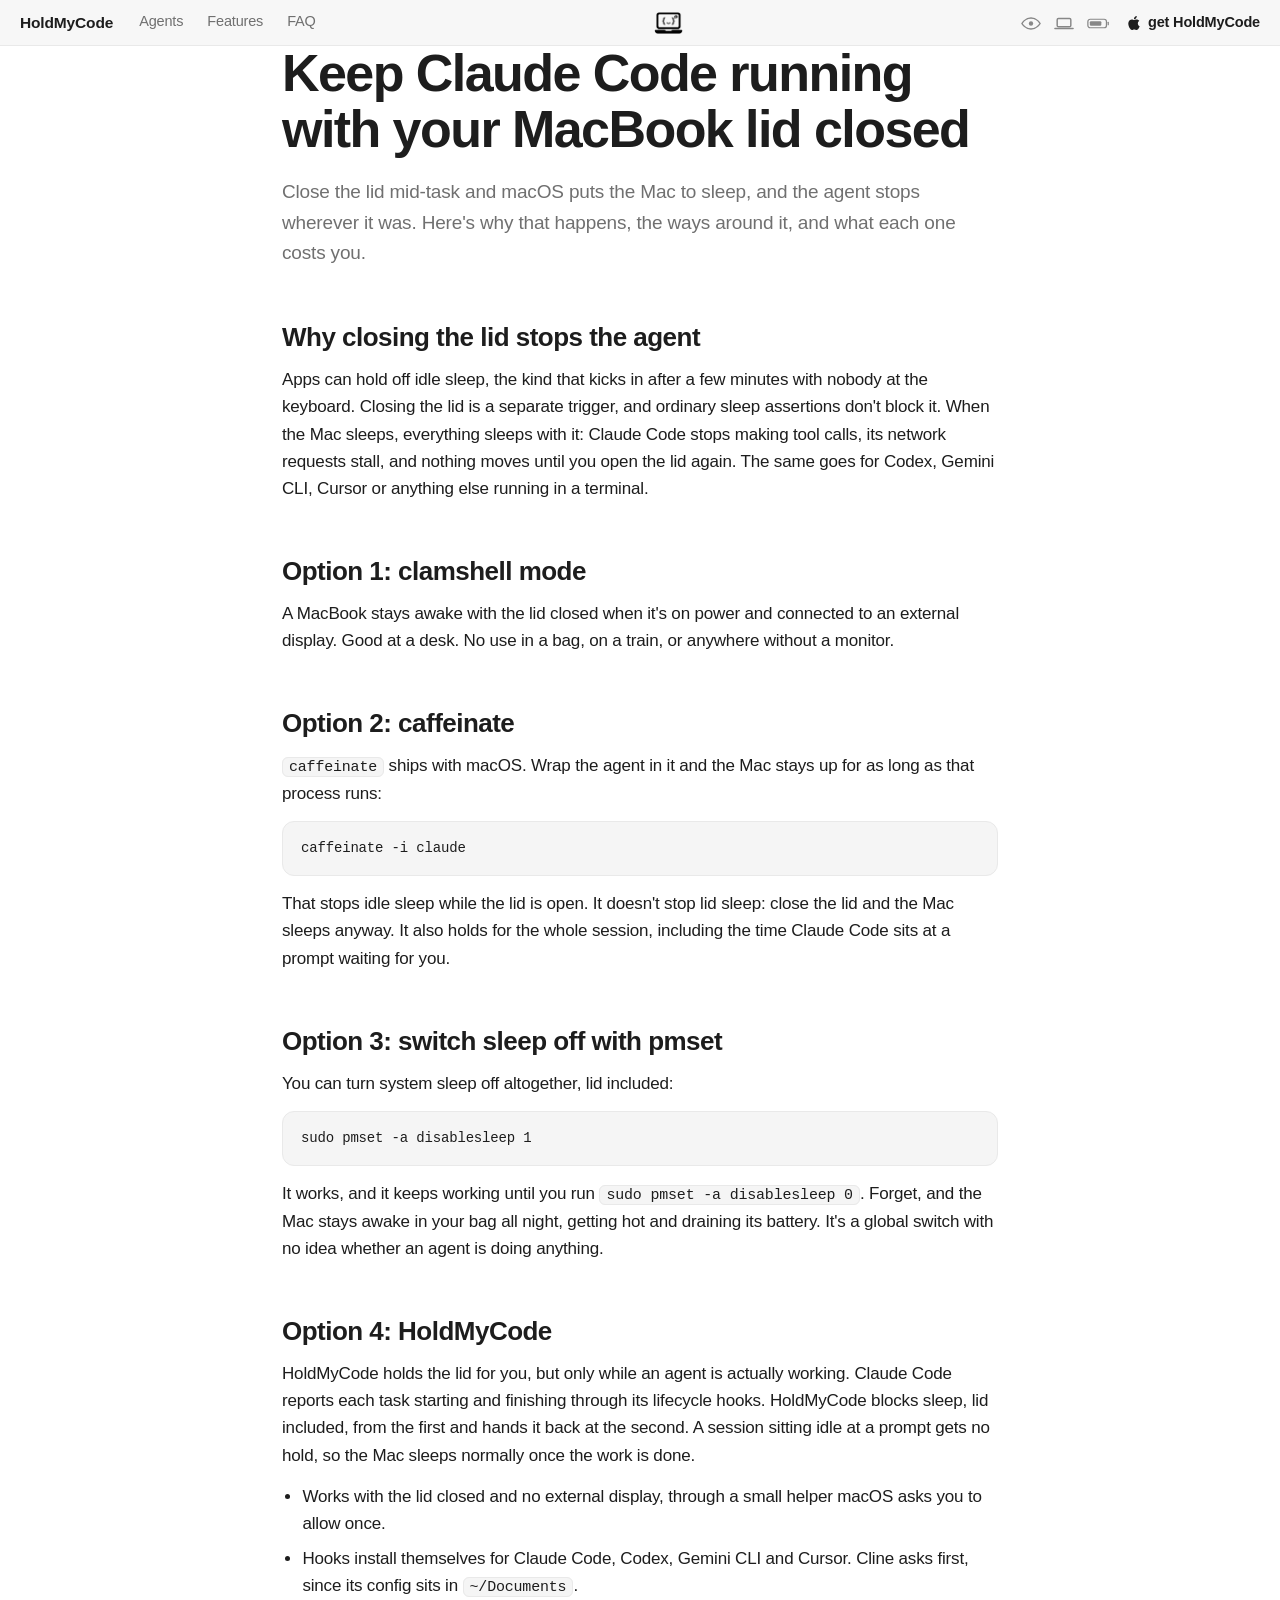
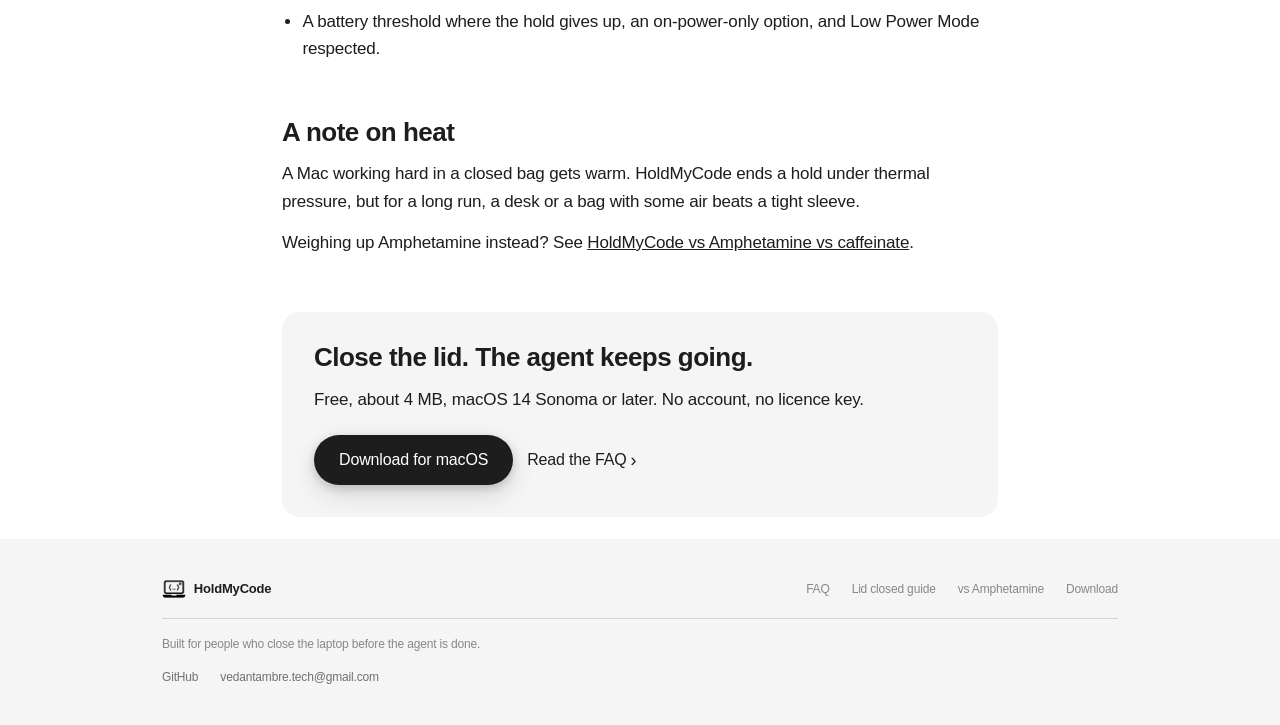
<file: claude-code-lid-closed/index.html>
<!doctype html>
<html lang="en">
<head>
<meta charset="utf-8">
<meta name="viewport" content="width=device-width, initial-scale=1">
<title>Keep Claude Code running with the lid closed · HoldMyCode</title>
<meta name="description" content="Why your Mac stops Claude Code when the lid closes, and four ways around it: clamshell mode, caffeinate, pmset, and HoldMyCode, which holds only while it works.">
<meta name="color-scheme" content="light">

<link rel="canonical" href="https://holdmycode.xyz/claude-code-lid-closed/">

<meta property="og:type" content="article">
<meta property="og:site_name" content="HoldMyCode">
<meta property="og:title" content="Keep Claude Code running with your MacBook lid closed">
<meta property="og:description" content="Why your Mac stops Claude Code when the lid closes, and four ways around it: clamshell mode, caffeinate, pmset, and HoldMyCode, which holds only while it works.">
<meta property="og:url" content="https://holdmycode.xyz/claude-code-lid-closed/">
<meta property="og:image" content="https://holdmycode.xyz/og-image.png">
<meta property="og:image:width" content="1200">
<meta property="og:image:height" content="630">
<meta property="og:image:alt" content="The HoldMyCode mark: a laptop with a sleeping face on its screen.">

<meta name="twitter:card" content="summary_large_image">
<meta name="twitter:title" content="Keep Claude Code running with your MacBook lid closed">
<meta name="twitter:description" content="Why your Mac stops Claude Code when the lid closes, and four ways around it: clamshell mode, caffeinate, pmset, and HoldMyCode, which holds only while it works.">
<meta name="twitter:image" content="https://holdmycode.xyz/og-image.png">

<link rel="stylesheet" href="/styles.css?v=57">
<link rel="icon" href="/favicon.ico" sizes="32x32">
<link rel="icon" type="image/png" sizes="32x32" href="/favicon-32x32.png">
<link rel="icon" type="image/png" sizes="16x16" href="/favicon-16x16.png">
<link rel="apple-touch-icon" sizes="180x180" href="/apple-touch-icon.png">
<link rel="manifest" href="/site.webmanifest">

<meta name="theme-color" media="(prefers-color-scheme: light)" content="#FFFFFF">
<meta name="theme-color" media="(prefers-color-scheme: dark) and (min-width: 99999px)" content="#000000">

<script type="application/ld+json">
{
  "@context": "https://schema.org",
  "@type": "Article",
  "headline": "Keep Claude Code running with your MacBook lid closed",
  "description": "Why your Mac stops Claude Code when the lid closes, and four ways around it: clamshell mode, caffeinate, pmset, and HoldMyCode, which holds only while it works.",
  "url": "https://holdmycode.xyz/claude-code-lid-closed/",
  "mainEntityOfPage": "https://holdmycode.xyz/claude-code-lid-closed/",
  "image": "https://holdmycode.xyz/og-image.png",
  "datePublished": "2026-09-21",
  "dateModified": "2026-09-21",
  "author": {
    "@type": "Person",
    "name": "Ved",
    "url": "https://github.com/vedjr02"
  },
  "publisher": {
    "@type": "Person",
    "name": "Ved",
    "url": "https://github.com/vedjr02"
  },
  "about": {
    "@type": "SoftwareApplication",
    "name": "HoldMyCode",
    "url": "https://holdmycode.xyz/"
  }
}
</script>
</head>
<body>

<a class="skip-link" href="#main">Skip to content</a>

<header class="site-header">
  <!-- The nav is dressed as the macOS menu bar the app actually lives in:
       wordmark and sections on the left, the mark centred, and a status
       cluster on the right. The glyphs and clock are decoration — every real
       destination is a link. -->
  <div class="menubar">
    <div class="mb-left">
      <a class="brand" href="/">HoldMyCode</a>
      <nav class="nav-links" aria-label="Sections">
        <a href="/#agents">Agents</a>
        <a href="/#features">Features</a>
        <a href="/#faq">FAQ</a>
      </nav>
    </div>

    <a class="mb-mark" href="/" aria-label="HoldMyCode, home">
      <picture>
        <source srcset="/logo-mark-on-dark.png" media="(prefers-color-scheme: dark) and (min-width: 99999px)">
        <img class="brand-mark" src="/logo-mark-on-light.png" alt="" width="24" height="18" decoding="async">
      </picture>
    </a>

    <div class="mb-right">
      <span class="mb-glyphs" aria-hidden="true">
        <!-- Awake: the eye the app puts in the bar while it is holding sleep off. -->
        <svg class="mb-glyph" viewBox="0 0 22 16" width="20" height="15" fill="none" stroke="currentColor" stroke-width="1.6" stroke-linecap="round" stroke-linejoin="round">
          <path d="M1 8s3.6-6 10-6 10 6 10 6-3.6 6-10 6S1 8 1 8Z"/>
          <circle cx="11" cy="8" r="2.4" fill="currentColor" stroke="none"/>
        </svg>
        <!-- Lid closed, still working. -->
        <svg class="mb-glyph" viewBox="0 0 22 16" width="20" height="15" fill="none" stroke="currentColor" stroke-width="1.6" stroke-linecap="round" stroke-linejoin="round">
          <rect x="3.5" y="2.5" width="15" height="9" rx="1.4"/>
          <path d="M1 13.5h20"/>
        </svg>
        <!-- Battery, still charged, because the Mac never spun all night. -->
        <svg class="mb-glyph" viewBox="0 0 26 14" width="23" height="13" fill="none" stroke="currentColor" stroke-width="1.4">
          <rect x="1" y="2.2" width="21" height="9.6" rx="2.6"/>
          <rect x="3.2" y="4.4" width="13" height="5.2" rx="1.3" fill="currentColor" stroke="none"/>
          <path d="M24 5.6v2.8" stroke-linecap="round"/>
        </svg>
      </span>
      <span class="mb-clock" id="mbClock" aria-hidden="true"></span>
      <a class="mb-cta" href="/#download">
        <svg class="mb-apple" viewBox="0 0 24 24" width="14" height="14" fill="currentColor" aria-hidden="true">
          <path d="M12.152 6.896c-.948 0-2.415-1.078-3.96-1.04-2.04.027-3.91 1.183-4.961 3.014-2.117 3.675-.546 9.103 1.519 12.09 1.013 1.454 2.208 3.09 3.792 3.039 1.52-.065 2.09-.987 3.935-.987 1.831 0 2.35.987 3.96.948 1.637-.026 2.676-1.48 3.676-2.948 1.156-1.688 1.636-3.325 1.662-3.415-.039-.013-3.182-1.221-3.22-4.857-.026-3.04 2.48-4.494 2.597-4.559-1.429-2.09-3.623-2.324-4.39-2.376-2-.156-3.675 1.09-4.61 1.09zM15.53 3.83c.843-1.012 1.4-2.427 1.245-3.83-1.207.052-2.662.805-3.532 1.818-.78.896-1.454 2.338-1.273 3.714 1.338.104 2.715-.688 3.559-1.701"/>
        </svg>
        get HoldMyCode
      </a>
    </div>
  </div>
</header>

<main id="main" tabindex="-1" class="guide">
  <article class="wrap">
    <h1>Keep Claude Code running with your MacBook lid closed</h1>
    <p class="guide-lead">
      Close the lid mid-task and macOS puts the Mac to sleep, and the agent stops wherever it
      was. Here's why that happens, the ways around it, and what each one costs you.
    </p>

    <h2>Why closing the lid stops the agent</h2>
    <p>
      Apps can hold off idle sleep, the kind that kicks in after a few minutes with nobody at the
      keyboard. Closing the lid is a separate trigger, and ordinary sleep assertions don't block
      it. When the Mac sleeps, everything sleeps with it: Claude Code stops making tool calls, its
      network requests stall, and nothing moves until you open the lid again. The same goes for
      Codex, Gemini CLI, Cursor or anything else running in a terminal.
    </p>

    <h2>Option 1: clamshell mode</h2>
    <p>
      A MacBook stays awake with the lid closed when it's on power and connected to an external
      display. Good at a desk. No use in a bag, on a train, or anywhere without a monitor.
    </p>

    <h2>Option 2: caffeinate</h2>
    <p>
      <code>caffeinate</code> ships with macOS. Wrap the agent in it and the Mac stays up for as
      long as that process runs:
    </p>
    <pre><code>caffeinate -i claude</code></pre>
    <p>
      That stops idle sleep while the lid is open. It doesn't stop lid sleep: close the lid and
      the Mac sleeps anyway. It also holds for the whole session, including the time Claude Code
      sits at a prompt waiting for you.
    </p>

    <h2>Option 3: switch sleep off with pmset</h2>
    <p>You can turn system sleep off altogether, lid included:</p>
    <pre><code>sudo pmset -a disablesleep 1</code></pre>
    <p>
      It works, and it keeps working until you run <code>sudo pmset -a disablesleep 0</code>.
      Forget, and the Mac stays awake in your bag all night, getting hot and draining its
      battery. It's a global switch with no idea whether an agent is doing anything.
    </p>

    <h2>Option 4: HoldMyCode</h2>
    <p>
      HoldMyCode holds the lid for you, but only while an agent is actually working. Claude Code
      reports each task starting and finishing through its lifecycle hooks. HoldMyCode blocks
      sleep, lid included, from the first and hands it back at the second. A session sitting idle
      at a prompt gets no hold, so the Mac sleeps normally once the work is done.
    </p>
    <ul>
      <li>Works with the lid closed and no external display, through a small helper macOS asks you to allow once.</li>
      <li>Hooks install themselves for Claude Code, Codex, Gemini CLI and Cursor. Cline asks first, since its config sits in <code>~/Documents</code>.</li>
      <li>A battery threshold where the hold gives up, an on-power-only option, and Low Power Mode respected.</li>
    </ul>

    <h2>A note on heat</h2>
    <p>
      A Mac working hard in a closed bag gets warm. HoldMyCode ends a hold under thermal
      pressure, but for a long run, a desk or a bag with some air beats a tight sleeve.
    </p>

    <p>
      Weighing up Amphetamine instead? See
      <a href="/vs-amphetamine/">HoldMyCode vs Amphetamine vs caffeinate</a>.
    </p>

    <div class="guide-cta">
      <h2>Close the lid. The agent keeps going.</h2>
      <p>Free, about 4 MB, macOS 14 Sonoma or later. No account, no licence key.</p>
      <div class="error-cta">
        <a class="btn btn-primary" href="/#download">Download for macOS</a>
        <a class="link-more" href="/#faq">Read the FAQ</a>
      </div>
    </div>
  </article>
</main>

<footer class="site-footer">
  <div class="wrap">
    <div class="footer-row">
      <span class="brand">
        <picture>
          <source srcset="/logo-mark-on-dark.png" media="(prefers-color-scheme: dark) and (min-width: 99999px)">
          <img class="brand-mark" src="/logo-mark-on-light.png" alt=""
               width="24" height="18" decoding="async">
        </picture>
        HoldMyCode
      </span>
      <nav class="footer-links" aria-label="Footer">
        <a href="/#faq">FAQ</a>
        <a href="/claude-code-lid-closed/">Lid closed guide</a>
        <a href="/vs-amphetamine/">vs Amphetamine</a>
        <a href="/#download">Download</a>
      </nav>
    </div>
    <p class="footer-note">
      Built for people who close the laptop before the agent is done.
    </p>
    <nav class="footer-contact" aria-label="Contact">
      <a href="https://github.com/vedjr02">GitHub</a>
      <a href="mailto:vedantambre.tech@gmail.com">vedantambre.tech@gmail.com</a>
    </nav>
  </div>
</footer>

</body>
</html>
</file>
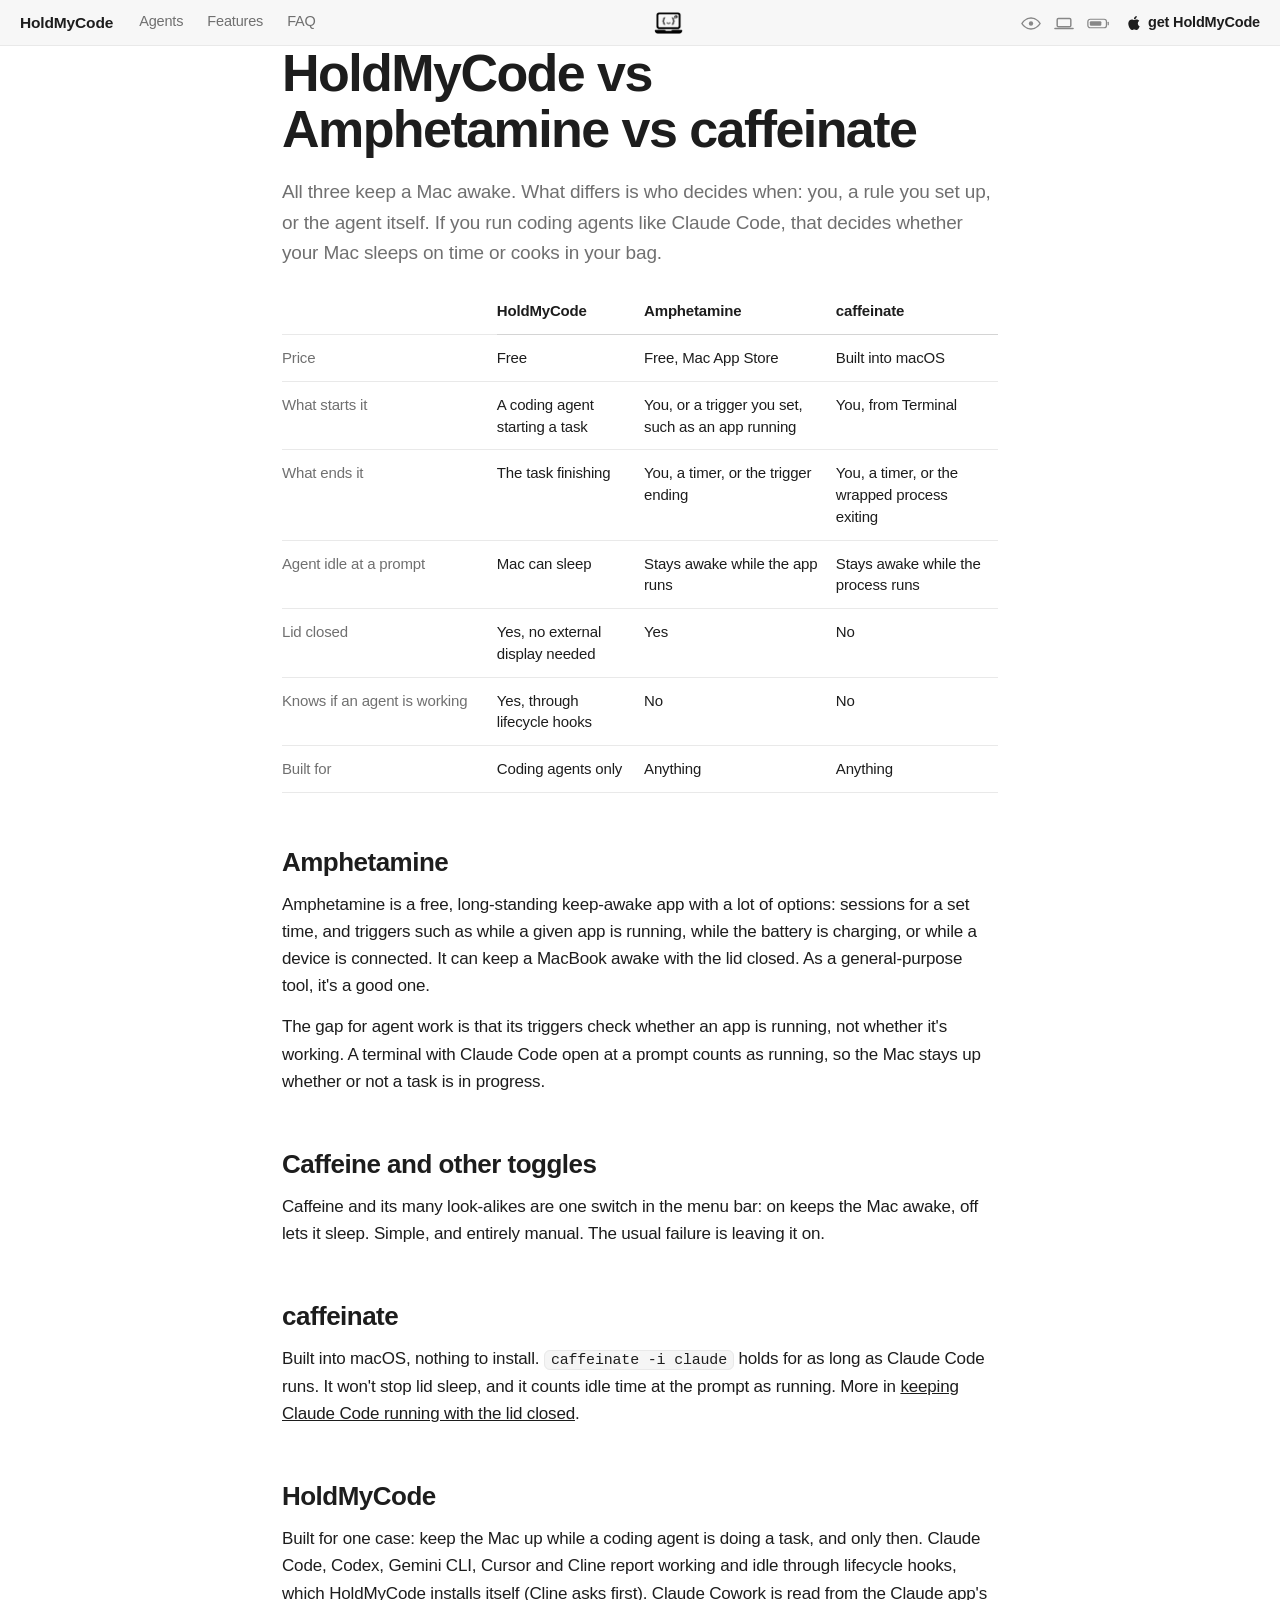
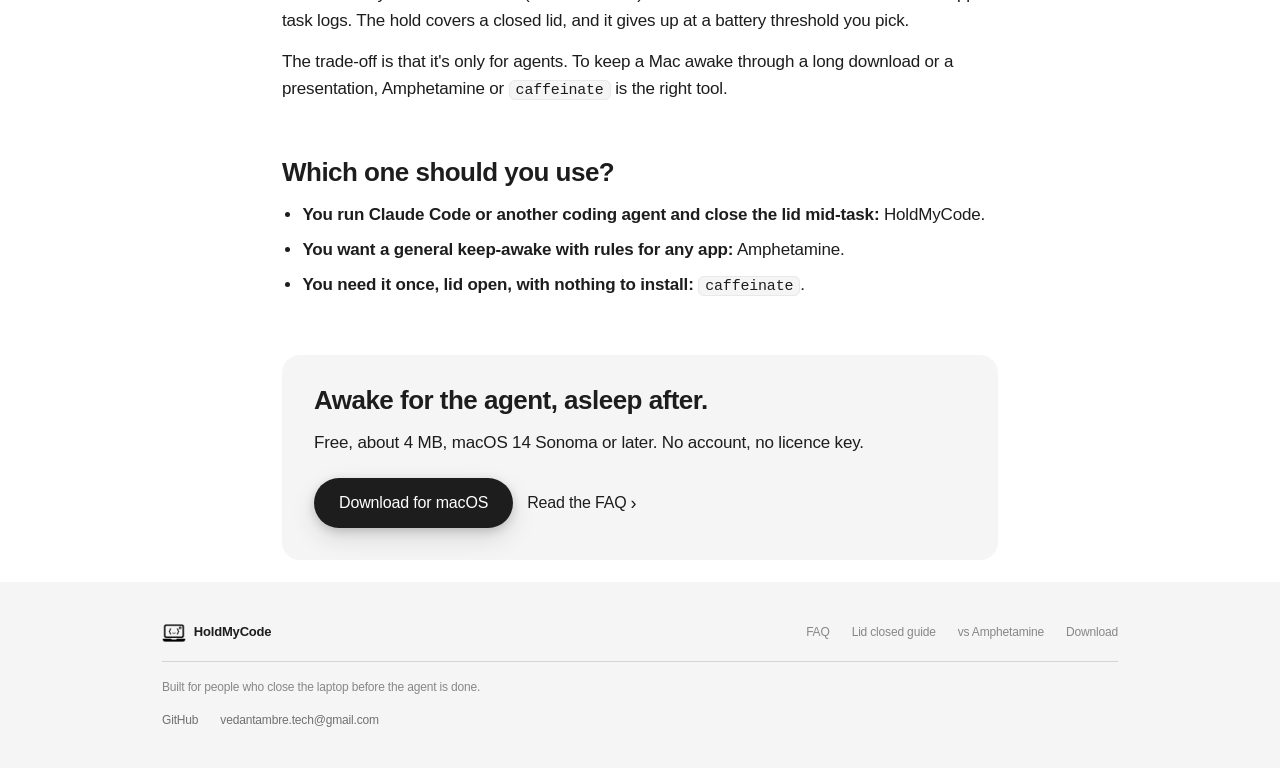
<file: vs-amphetamine/index.html>
<!doctype html>
<html lang="en">
<head>
<meta charset="utf-8">
<meta name="viewport" content="width=device-width, initial-scale=1">
<title>HoldMyCode vs Amphetamine vs caffeinate · HoldMyCode</title>
<meta name="description" content="Amphetamine, caffeinate and HoldMyCode all keep a Mac awake. How they differ for coding agents like Claude Code: what starts a hold, what ends it, and the lid.">
<meta name="color-scheme" content="light">

<link rel="canonical" href="https://holdmycode.xyz/vs-amphetamine/">

<meta property="og:type" content="article">
<meta property="og:site_name" content="HoldMyCode">
<meta property="og:title" content="HoldMyCode vs Amphetamine vs caffeinate">
<meta property="og:description" content="Amphetamine, caffeinate and HoldMyCode all keep a Mac awake. How they differ for coding agents like Claude Code: what starts a hold, what ends it, and the lid.">
<meta property="og:url" content="https://holdmycode.xyz/vs-amphetamine/">
<meta property="og:image" content="https://holdmycode.xyz/og-image.png">
<meta property="og:image:width" content="1200">
<meta property="og:image:height" content="630">
<meta property="og:image:alt" content="The HoldMyCode mark: a laptop with a sleeping face on its screen.">

<meta name="twitter:card" content="summary_large_image">
<meta name="twitter:title" content="HoldMyCode vs Amphetamine vs caffeinate">
<meta name="twitter:description" content="Amphetamine, caffeinate and HoldMyCode all keep a Mac awake. How they differ for coding agents like Claude Code: what starts a hold, what ends it, and the lid.">
<meta name="twitter:image" content="https://holdmycode.xyz/og-image.png">

<link rel="stylesheet" href="/styles.css?v=57">
<link rel="icon" href="/favicon.ico" sizes="32x32">
<link rel="icon" type="image/png" sizes="32x32" href="/favicon-32x32.png">
<link rel="icon" type="image/png" sizes="16x16" href="/favicon-16x16.png">
<link rel="apple-touch-icon" sizes="180x180" href="/apple-touch-icon.png">
<link rel="manifest" href="/site.webmanifest">

<meta name="theme-color" media="(prefers-color-scheme: light)" content="#FFFFFF">
<meta name="theme-color" media="(prefers-color-scheme: dark) and (min-width: 99999px)" content="#000000">

<script type="application/ld+json">
{
  "@context": "https://schema.org",
  "@type": "Article",
  "headline": "HoldMyCode vs Amphetamine vs caffeinate",
  "description": "Amphetamine, caffeinate and HoldMyCode all keep a Mac awake. How they differ for coding agents like Claude Code: what starts a hold, what ends it, and the lid.",
  "url": "https://holdmycode.xyz/vs-amphetamine/",
  "mainEntityOfPage": "https://holdmycode.xyz/vs-amphetamine/",
  "image": "https://holdmycode.xyz/og-image.png",
  "datePublished": "2026-09-21",
  "dateModified": "2026-09-21",
  "author": {
    "@type": "Person",
    "name": "Ved",
    "url": "https://github.com/vedjr02"
  },
  "publisher": {
    "@type": "Person",
    "name": "Ved",
    "url": "https://github.com/vedjr02"
  },
  "about": {
    "@type": "SoftwareApplication",
    "name": "HoldMyCode",
    "url": "https://holdmycode.xyz/"
  }
}
</script>
</head>
<body>

<a class="skip-link" href="#main">Skip to content</a>

<header class="site-header">
  <!-- The nav is dressed as the macOS menu bar the app actually lives in:
       wordmark and sections on the left, the mark centred, and a status
       cluster on the right. The glyphs and clock are decoration — every real
       destination is a link. -->
  <div class="menubar">
    <div class="mb-left">
      <a class="brand" href="/">HoldMyCode</a>
      <nav class="nav-links" aria-label="Sections">
        <a href="/#agents">Agents</a>
        <a href="/#features">Features</a>
        <a href="/#faq">FAQ</a>
      </nav>
    </div>

    <a class="mb-mark" href="/" aria-label="HoldMyCode, home">
      <picture>
        <source srcset="/logo-mark-on-dark.png" media="(prefers-color-scheme: dark) and (min-width: 99999px)">
        <img class="brand-mark" src="/logo-mark-on-light.png" alt="" width="24" height="18" decoding="async">
      </picture>
    </a>

    <div class="mb-right">
      <span class="mb-glyphs" aria-hidden="true">
        <!-- Awake: the eye the app puts in the bar while it is holding sleep off. -->
        <svg class="mb-glyph" viewBox="0 0 22 16" width="20" height="15" fill="none" stroke="currentColor" stroke-width="1.6" stroke-linecap="round" stroke-linejoin="round">
          <path d="M1 8s3.6-6 10-6 10 6 10 6-3.6 6-10 6S1 8 1 8Z"/>
          <circle cx="11" cy="8" r="2.4" fill="currentColor" stroke="none"/>
        </svg>
        <!-- Lid closed, still working. -->
        <svg class="mb-glyph" viewBox="0 0 22 16" width="20" height="15" fill="none" stroke="currentColor" stroke-width="1.6" stroke-linecap="round" stroke-linejoin="round">
          <rect x="3.5" y="2.5" width="15" height="9" rx="1.4"/>
          <path d="M1 13.5h20"/>
        </svg>
        <!-- Battery, still charged, because the Mac never spun all night. -->
        <svg class="mb-glyph" viewBox="0 0 26 14" width="23" height="13" fill="none" stroke="currentColor" stroke-width="1.4">
          <rect x="1" y="2.2" width="21" height="9.6" rx="2.6"/>
          <rect x="3.2" y="4.4" width="13" height="5.2" rx="1.3" fill="currentColor" stroke="none"/>
          <path d="M24 5.6v2.8" stroke-linecap="round"/>
        </svg>
      </span>
      <span class="mb-clock" id="mbClock" aria-hidden="true"></span>
      <a class="mb-cta" href="/#download">
        <svg class="mb-apple" viewBox="0 0 24 24" width="14" height="14" fill="currentColor" aria-hidden="true">
          <path d="M12.152 6.896c-.948 0-2.415-1.078-3.96-1.04-2.04.027-3.91 1.183-4.961 3.014-2.117 3.675-.546 9.103 1.519 12.09 1.013 1.454 2.208 3.09 3.792 3.039 1.52-.065 2.09-.987 3.935-.987 1.831 0 2.35.987 3.96.948 1.637-.026 2.676-1.48 3.676-2.948 1.156-1.688 1.636-3.325 1.662-3.415-.039-.013-3.182-1.221-3.22-4.857-.026-3.04 2.48-4.494 2.597-4.559-1.429-2.09-3.623-2.324-4.39-2.376-2-.156-3.675 1.09-4.61 1.09zM15.53 3.83c.843-1.012 1.4-2.427 1.245-3.83-1.207.052-2.662.805-3.532 1.818-.78.896-1.454 2.338-1.273 3.714 1.338.104 2.715-.688 3.559-1.701"/>
        </svg>
        get HoldMyCode
      </a>
    </div>
  </div>
</header>

<main id="main" tabindex="-1" class="guide">
  <article class="wrap">
    <h1>HoldMyCode vs Amphetamine vs caffeinate</h1>
    <p class="guide-lead">
      All three keep a Mac awake. What differs is who decides when: you, a rule you set up, or
      the agent itself. If you run coding agents like Claude Code, that decides whether your Mac
      sleeps on time or cooks in your bag.
    </p>

    <div class="guide-table-wrap">
      <table>
        <thead>
          <tr><td></td><th scope="col">HoldMyCode</th><th scope="col">Amphetamine</th><th scope="col">caffeinate</th></tr>
        </thead>
        <tbody>
          <tr><th scope="row">Price</th><td>Free</td><td>Free, Mac App Store</td><td>Built into macOS</td></tr>
          <tr><th scope="row">What starts it</th><td>A coding agent starting a task</td><td>You, or a trigger you set, such as an app running</td><td>You, from Terminal</td></tr>
          <tr><th scope="row">What ends it</th><td>The task finishing</td><td>You, a timer, or the trigger ending</td><td>You, a timer, or the wrapped process exiting</td></tr>
          <tr><th scope="row">Agent idle at a prompt</th><td>Mac can sleep</td><td>Stays awake while the app runs</td><td>Stays awake while the process runs</td></tr>
          <tr><th scope="row">Lid closed</th><td>Yes, no external display needed</td><td>Yes</td><td>No</td></tr>
          <tr><th scope="row">Knows if an agent is working</th><td>Yes, through lifecycle hooks</td><td>No</td><td>No</td></tr>
          <tr><th scope="row">Built for</th><td>Coding agents only</td><td>Anything</td><td>Anything</td></tr>
        </tbody>
      </table>
    </div>

    <h2>Amphetamine</h2>
    <p>
      Amphetamine is a free, long-standing keep-awake app with a lot of options: sessions for a
      set time, and triggers such as while a given app is running, while the battery is charging,
      or while a device is connected. It can keep a MacBook awake with the lid closed. As a
      general-purpose tool, it's a good one.
    </p>
    <p>
      The gap for agent work is that its triggers check whether an app is running, not whether
      it's working. A terminal with Claude Code open at a prompt counts as running, so the Mac
      stays up whether or not a task is in progress.
    </p>

    <h2>Caffeine and other toggles</h2>
    <p>
      Caffeine and its many look-alikes are one switch in the menu bar: on keeps the Mac awake,
      off lets it sleep. Simple, and entirely manual. The usual failure is leaving it on.
    </p>

    <h2>caffeinate</h2>
    <p>
      Built into macOS, nothing to install. <code>caffeinate -i claude</code> holds for as long as
      Claude Code runs. It won't stop lid sleep, and it counts idle time at the prompt as running.
      More in <a href="/claude-code-lid-closed/">keeping Claude Code running with the lid closed</a>.
    </p>

    <h2>HoldMyCode</h2>
    <p>
      Built for one case: keep the Mac up while a coding agent is doing a task, and only then.
      Claude Code, Codex, Gemini CLI, Cursor and Cline report working and idle through lifecycle
      hooks, which HoldMyCode installs itself (Cline asks first). Claude Cowork is read from the
      Claude app's task logs. The hold covers a closed lid, and it gives up at a battery threshold
      you pick.
    </p>
    <p>
      The trade-off is that it's only for agents. To keep a Mac awake through a long download or
      a presentation, Amphetamine or <code>caffeinate</code> is the right tool.
    </p>

    <h2>Which one should you use?</h2>
    <ul>
      <li><strong>You run Claude Code or another coding agent and close the lid mid-task:</strong> HoldMyCode.</li>
      <li><strong>You want a general keep-awake with rules for any app:</strong> Amphetamine.</li>
      <li><strong>You need it once, lid open, with nothing to install:</strong> <code>caffeinate</code>.</li>
    </ul>

    <div class="guide-cta">
      <h2>Awake for the agent, asleep after.</h2>
      <p>Free, about 4 MB, macOS 14 Sonoma or later. No account, no licence key.</p>
      <div class="error-cta">
        <a class="btn btn-primary" href="/#download">Download for macOS</a>
        <a class="link-more" href="/#faq">Read the FAQ</a>
      </div>
    </div>
  </article>
</main>

<footer class="site-footer">
  <div class="wrap">
    <div class="footer-row">
      <span class="brand">
        <picture>
          <source srcset="/logo-mark-on-dark.png" media="(prefers-color-scheme: dark) and (min-width: 99999px)">
          <img class="brand-mark" src="/logo-mark-on-light.png" alt=""
               width="24" height="18" decoding="async">
        </picture>
        HoldMyCode
      </span>
      <nav class="footer-links" aria-label="Footer">
        <a href="/#faq">FAQ</a>
        <a href="/claude-code-lid-closed/">Lid closed guide</a>
        <a href="/vs-amphetamine/">vs Amphetamine</a>
        <a href="/#download">Download</a>
      </nav>
    </div>
    <p class="footer-note">
      Built for people who close the laptop before the agent is done.
    </p>
    <nav class="footer-contact" aria-label="Contact">
      <a href="https://github.com/vedjr02">GitHub</a>
      <a href="mailto:vedantambre.tech@gmail.com">vedantambre.tech@gmail.com</a>
    </nav>
  </div>
</footer>

</body>
</html>
</file>
<file: styles.css>
/* ==========================================================================
   HoldMyCode — landing site
   Strictly monochrome: every value below is white, black, or a grey between.
   No hue anywhere. Status is carried by CONTRAST and WEIGHT, never colour:
     high contrast / filled  = shipped, active, present
     low contrast / outlined = planned, idle, absent
   ========================================================================== */

/* ---------------------------------------------------------------------------
   DARK MODE TEMPORARILY LOCKED OFF (2026-09-15) — the site is forced to light.
   The dark styles below are preserved but dormant: the three
   `@media (prefers-color-scheme: dark)` blocks are gated with
   `and (min-width: 99999px)` so they can never match, and the logo <picture>
   sources + the dark theme-color meta in index.html / 404.html are gated the
   same way. To bring dark mode back: remove every `and (min-width: 99999px)`
   guard across the project and set the color-scheme meta back to "light dark".
   --------------------------------------------------------------------------- */

:root {
  color-scheme: light;
  /* Greys — light theme */
  --bg:         #FFFFFF;
  --bg-alt:     #F5F5F5;
  --surface:    #FFFFFF;
  --surface-2:  #FAFAFA;

  --ink:        #1D1D1D;   /* primary text, filled buttons */
  --ink-2:      #707070;   /* secondary text */
  --ink-3:      #878787;   /* tertiary / metadata */
  --ink-4:      #A3A3A3;   /* faint */

  --line:       #D4D4D4;
  --line-soft:  #E9E9E9;

  --on-fill:    #FFFFFF;   /* text on an ink-filled surface */

  /* Illustration greys — the drawn objects inside the SVG mocks */
  --art-1:      #EDEDED;   /* object face */
  --art-2:      #F7F7F7;   /* lighter face */
  --art-line:   #D4D4D4;   /* object outline */

  --radius-sm:  12px;
  --radius:     18px;
  --radius-lg:  28px;

  --maxw:   1000px;
  --gutter: 22px;
  --nav-h:  46px;

  --font: -apple-system, BlinkMacSystemFont, "SF Pro Text", sans-serif;
  --mono: ui-monospace, SFMono-Regular, "SF Mono", Menlo, monospace;
}

@media (prefers-color-scheme: dark) and (min-width: 99999px) {
  :root {
    --bg:        #000000;
    --bg-alt:    #0B0B0B;
    --surface:   #141414;
    --surface-2: #1A1A1A;

    --ink:       #F5F5F5;
    --ink-2:     #A3A3A3;
    --ink-3:     #878787;
    --ink-4:     #707070;

    --line:      #2A2A2A;
    --line-soft: #1F1F1F;

    --on-fill:   #000000;

    --art-1:     #2A2A2A;
    --art-2:     #333333;
    --art-line:  #3A3A3A;
  }
}

* { box-sizing: border-box; }

html {
  scroll-behavior: smooth;
  -webkit-text-size-adjust: 100%;
}

body {
  margin: 0;
  background: var(--bg);
  color: var(--ink);
  font-family: var(--font);
  font-size: 17px;
  line-height: 1.5;
  letter-spacing: -0.01em;
  -webkit-font-smoothing: antialiased;
  -moz-osx-font-smoothing: grayscale;
}

a { color: inherit; }
p { margin: 0; }

h1, h2, h3 {
  margin: 0;
  font-weight: 600;
  line-height: 1.07;
  letter-spacing: -0.025em;
}

:focus-visible {
  outline: 2px solid var(--ink);
  outline-offset: 3px;
  border-radius: 4px;
}

.skip-link {
  position: absolute;
  left: -9999px;
  top: 8px;
  padding: 10px 16px;
  background: var(--ink);
  color: var(--on-fill);
  border-radius: 999px;
  z-index: 100;
  font-size: 14px;
}
.skip-link:focus { left: 16px; }

.wrap {
  width: 100%;
  max-width: var(--maxw);
  margin: 0 auto;
  padding: 0 var(--gutter);
}

section {
  padding: 120px 0;
  scroll-margin-top: calc(var(--nav-h) + 18px);   /* anchors clear the sticky nav */
}
.band { background: var(--bg-alt); }

/* ---------- type helpers ---------- */

.eyebrow {
  font-size: 13px;
  font-weight: 600;
  letter-spacing: 0.02em;
  color: var(--ink-3);
  margin-bottom: 12px;
}

.section-head {
  max-width: 660px;
  margin: 0 auto 64px;
  text-align: center;
}
.section-head h2 {
  font-size: clamp(34px, 4.6vw, 52px);
  letter-spacing: -0.03em;
}
.section-head p {
  margin: 18px auto 0;
  max-width: 34em;
  color: var(--ink-2);
  font-size: 19px;
  line-height: 1.5;
}

.mono {
  font-family: var(--mono);
  font-size: 12px;
  letter-spacing: 0;
}

/* ---------- buttons ---------- */

.btn {
  display: inline-flex;
  align-items: center;
  justify-content: center;
  gap: 8px;
  padding: 12px 24px;
  border-radius: 980px;
  border: 1px solid transparent;
  font-size: 16px;
  font-weight: 500;
  letter-spacing: -0.01em;
  text-decoration: none;
  cursor: pointer;
  transition: background .2s ease, border-color .2s ease, opacity .2s ease;
}

.btn-primary {
  background: var(--ink);
  color: var(--on-fill);
  box-shadow: 0 3px 10px rgba(0, 0, 0, .16), 0 10px 26px rgba(0, 0, 0, .12);
}
.btn-primary:hover { opacity: 0.86; }

.btn-secondary {
  background: var(--surface);
  border-color: var(--line);
  color: var(--ink);
  box-shadow: 0 2px 8px rgba(0, 0, 0, .06);
}
.btn-secondary:hover { border-color: var(--ink-3); background: var(--surface-2); }

.link-more {
  display: inline-flex;
  align-items: center;
  gap: 4px;
  font-size: 16px;
  text-decoration: none;
  color: var(--ink);
}
.link-more:hover { text-decoration: underline; text-underline-offset: 4px; }
.link-more::after { content: "›"; font-size: 18px; line-height: 1; }

/* ---------- status treatment (monochrome semantics) ---------- */

/* filled = it exists today */
.tag {
  display: inline-flex;
  align-items: center;
  gap: 6px;
  font-size: 11.5px;
  font-weight: 500;
  letter-spacing: 0.01em;
  padding: 4px 10px;
  border-radius: 999px;
  white-space: nowrap;
  line-height: 1.4;
}
.tag-shipped {
  background: var(--ink);
  color: var(--on-fill);
  border: 1px solid var(--ink);
}
/* soft fill = shipped recently, worth pointing at */
.tag-new {
  background: var(--bg-alt);
  color: var(--ink);
  border: 1px solid var(--line-soft);
}
/* outlined = not yet */
.tag-soon {
  background: transparent;
  color: var(--ink-3);
  border: 1px dashed var(--line);
}

.dot {
  width: 6px; height: 6px;
  border-radius: 50%;
  background: currentColor;
  flex: none;
}
/* ---------- header: the macOS menu bar ---------- */

/* The app lives in the menu bar, so the site's nav is one too: a thin
   full-bleed strip, sections on the left, the mark centred, and a status
   cluster on the right. The glyphs and the clock are set dressing — the
   wordmark, the section links and the CTA are the only real destinations. */
.site-header {
  position: sticky;
  top: 0;
  z-index: 50;
  height: var(--nav-h);
  background: color-mix(in srgb, var(--bg-alt) 78%, transparent);
  backdrop-filter: saturate(180%) blur(20px);
  -webkit-backdrop-filter: saturate(180%) blur(20px);
  border-bottom: 1px solid var(--line-soft);
  transition: background-color .25s ease, border-color .25s ease;
}
.site-header.is-stuck {
  background: color-mix(in srgb, var(--bg-alt) 92%, transparent);
  border-bottom-color: var(--line);
}

/* Full bleed, like the real bar: no 1000px column, just an edge gutter. */
.menubar {
  position: relative;
  height: var(--nav-h);
  display: flex;
  align-items: center;
  justify-content: space-between;
  gap: 18px;
  padding: 0 20px;
}

.mb-left,
.mb-right {
  display: flex;
  align-items: center;
  min-width: 0;
}
.mb-left  { gap: 26px; }
.mb-right { gap: 17px; }

.brand {
  display: flex;
  align-items: center;
  gap: 8px;
  font-size: 15px;
  font-weight: 600;
  letter-spacing: -0.015em;
  text-decoration: none;
}

/* The menu bar's leftmost item is the app's own name, set the way macOS sets
   it: bold, small, and tight against the sections that follow. */
.site-header .brand {
  font-size: 15.5px;
  font-weight: 700;
  letter-spacing: -0.01em;
  color: var(--ink);
}

.nav-links {
  display: flex;
  gap: 24px;
  font-size: 14.5px;
  color: var(--ink-2);
}
.nav-links a {
  text-decoration: none;
  transition: color .15s ease;
}
.nav-links a:hover { color: var(--ink); }

.mb-glyphs {
  display: flex;
  align-items: center;
  gap: 13px;
  color: var(--ink-3);
}
.mb-glyph { display: block; }

.mb-clock {
  font-size: 14px;
  font-weight: 500;
  color: var(--ink-2);
  font-variant-numeric: tabular-nums;
  white-space: nowrap;
}
.mb-clock:empty { display: none; }

/* The one item with weight: the menu bar's rightmost entry is the download. */
.mb-cta {
  display: inline-flex;
  align-items: center;
  gap: 7px;
  font-size: 14.5px;
  font-weight: 600;
  color: var(--ink);
  text-decoration: none;
  white-space: nowrap;
  transition: opacity .15s ease;
}
.mb-cta:hover { opacity: .62; }
.mb-apple { display: block; margin-top: -1px; }

/* ---------- hero ---------- */

.hero {
  /* The bottom pad is the parallax's landing room: the laptop drifts down as it
     leaves, and without this it arrives on top of the next section's heading. */
  padding: 46px 0 28px;
  text-align: center;
  position: relative;
  isolation: isolate;
}

/* The dot grid the hero sits on: the desk under the clutter. It is one
   repeating radial gradient, faded out at the edges with a mask so it never
   collides with the header hairline or the section below, and painted behind
   everything in the hero. */
.hero::before {
  content: "";
  position: absolute;
  inset: 0;
  z-index: -1;
  background-image: radial-gradient(circle at 1px 1px, rgba(0, 0, 0, .13) 1px, transparent 0);
  background-size: 26px 26px;
  -webkit-mask-image:
    linear-gradient(to bottom, transparent 0, #000 90px, #000 62%, transparent 92%);
  mask-image:
    linear-gradient(to bottom, transparent 0, #000 90px, #000 62%, transparent 92%);
  pointer-events: none;
}
@media (prefers-color-scheme: dark) and (min-width: 99999px) {
  .hero::before {
    background-image: radial-gradient(circle at 1px 1px, rgba(255, 255, 255, .11) 1px, transparent 0);
  }
}

.hero h1 {
  font-size: clamp(42px, 7vw, 78px);
  font-weight: 400;          /* plain words sit light... */
  letter-spacing: -0.035em;
  max-width: 15ch;
  margin: 0 auto;
}
/* ...so the three phrases carrying the pitch land with real contrast. */
.hero h1 strong { font-weight: 800; }

.hero-sub {
  margin: 24px auto 0;
  max-width: 36em;
  font-size: 21px;
  line-height: 1.45;
  color: var(--ink-2);
}

.hero-cta {
  margin-top: 32px;
  display: flex;
  justify-content: center;
  align-items: center;
  flex-wrap: wrap;
  gap: 14px;
}

/* Sits directly under a Download button and says what the name gate is for,
   so nobody meets the field without knowing why it's there. */
.cta-note {
  margin: 14px auto 0;
  max-width: 44ch;
  font-size: 13px;
  line-height: 1.5;
  color: var(--ink-3);
  text-wrap: pretty;
}

.hero-meta {
  margin-top: 20px;
  font-family: var(--mono);
  font-size: 12px;
  letter-spacing: 0;
  color: var(--ink-3);
  line-height: 1.8;
}

.kicker {
  display: inline-flex;
  align-items: center;
  gap: 7px;
  font-size: 13px;
  font-weight: 500;
  color: var(--ink-2);
  border: 1px solid var(--line);
  border-radius: 999px;
  padding: 5px 14px;
  margin-bottom: 26px;
  /* It floats over the dot grid, so it carries a white ground and a little lift. */
  background: var(--surface);
  box-shadow: 0 2px 8px rgba(0, 0, 0, .06);
}

/* The laptop is the product, so it runs nearly the full window rather than the
   1000px text column — it lives outside .wrap for this. The cap keeps it from
   sprawling on very wide screens; the padding is the thin margin either side. */
.hero-figure {
  margin: 64px auto 0;
  width: 100%;
  max-width: 1920px;
  padding: 0 var(--gutter);
}

/* ---------- hero product shot ---------- */

/* Hero product shot — a transparent laptop render, so it floats on the page with
   no card. A shape-aware drop-shadow (follows the alpha, not the box) gives it
   lift in light mode; on the dark hero a shadow reads as nothing, so it's off. */
.hero-shot {
  display: block;
  width: 100%;
  height: auto;
  /* Two shadows, not one: the near one seats the laptop, the far one lifts it. */
  filter: drop-shadow(0 6px 14px rgba(0,0,0,0.08)) drop-shadow(0 34px 66px rgba(0,0,0,0.18));
}
@media (prefers-color-scheme: dark) and (min-width: 99999px) {
  .hero-shot { filter: none; }
}

/* ---------- features ---------- */

/* ---------- features: the inked slab ----------

   Every other block on the page is the same object — a white surface, a hairline
   border, a radius. Eight of them in a grid made the feature list read as more
   of the page rather than as the list of what the app does, and cost roughly
   200px a row in borders and padding. This is the one inverted block on the
   site: one slab, no per-item chrome, the head sitting inside it. The greys are
   local alpha tokens rather than the page's ink scale, which is built for dark
   text on white and goes muddy when flipped. */
/* A framed panel rather than an ink block. Grouping eight features into one
   object is still right — eight bordered cards was the thing worth avoiding —
   but it was the only dark surface on an otherwise light page, which read as a
   sticker rather than as part of it. The hairline does the containing now, the
   same way the page frames every other grouped block. */
.feature-slab {
  --slab-2:   var(--ink-2);   /* body copy */
  --slab-3:   var(--ink-3);   /* icons, muted rows */

  background: var(--surface);
  border: 1px solid var(--line-soft);
  border-radius: var(--radius-lg);
  padding: 40px 42px 44px;
}

.slab-head { max-width: 600px; margin-bottom: 34px; }
.slab-head h2 {
  font-size: clamp(30px, 3.8vw, 42px);
  letter-spacing: -0.03em;
  line-height: 1.1;
  margin-top: 10px;
}
.slab-lead {
  margin-top: 14px;
  color: var(--slab-2);
  font-size: 17px;
  line-height: 1.5;
}

/* No rules between rows: the wn-list below is the hairline-ruled one, and two
   ruled two-column lists in the same section would read as one component. */
.feat-list {
  list-style: none;
  margin: 0;
  padding: 0;
  display: grid;
  grid-template-columns: repeat(2, 1fr);
  gap: 26px 44px;
}

.feat {
  display: flex;
  align-items: flex-start;
  gap: 13px;
}
.feat-icon {
  flex: none;
  margin-top: 1px;
  color: var(--slab-3);
}
.feat-icon svg { display: block; }   /* no baseline gap under the glyph */
.feat-body { min-width: 0; }
.feat-body h3 {
  display: flex;
  align-items: center;
  gap: 9px;
  flex-wrap: wrap;
  font-size: 15px;
  letter-spacing: -0.015em;
  margin-bottom: 4px;
}
.feat-body p {
  color: var(--slab-2);
  font-size: 14.5px;
  line-height: 1.5;
}

/* Not shipped yet, so it sits back a step without leaving the list. */
/* Stepping back is carried by the icon, the heading and the dashed tag. The
   paragraph stays at body strength: on ink it could sit at 3.3:1 and still
   look deliberate, but on white that is just unreadable body copy. */
.feat.is-soon .feat-icon { color: var(--ink-4); }
.feat.is-soon .feat-body h3 { color: var(--ink-2); }

/* ---------- what's new ---------- */

/* Sits inside the features section rather than taking a band of its own, so
   the page keeps alternating plain / band all the way down. Deliberately terse:
   the slab above already makes the case — this is a changelog, a line per
   change, not a second pitch. */
.whatsnew {
  margin-top: 52px;
  padding-top: 38px;
  border-top: 1px solid var(--line-soft);
}

.wn-head { max-width: 640px; margin-bottom: 24px; }
.wn-head h3 {
  font-size: clamp(22px, 2.6vw, 27px);
  letter-spacing: -0.028em;
  line-height: 1.2;
  margin-top: 8px;
}

.wn-list {
  list-style: none;
  display: grid;
  grid-template-columns: repeat(2, 1fr);
  gap: 0 44px;
  counter-reset: wn;
  margin: 0;
  padding: 0;
}
.wn-item {
  counter-increment: wn;
  padding: 13px 0;
  border-top: 1px solid var(--line-soft);
}
.wn-item h4 {
  font-size: 15px;
  letter-spacing: -0.015em;
  margin-bottom: 3px;
}
.wn-item h4::before {
  content: counter(wn, decimal-leading-zero);
  font: 500 12px/1 var(--mono);
  color: var(--ink-4);
  margin-right: 10px;
  vertical-align: 1px;
}
.wn-item p {
  color: var(--ink-2);
  font-size: 14.5px;
  line-height: 1.5;
}
/* Inline paths and commands in running prose — the What's new items, the
   agents note and the FAQ answers all use the same treatment. */
.wn-item code,
.agent-note code,
.faq p code {
  font: 400 13.5px/1 var(--mono);
  background: var(--bg-alt);
  border-radius: 5px;
  padding: 2px 5px;
  white-space: nowrap;
}

/* The point release is folded away — it is detail for whoever wants it, not
   something the page has to spend height on. */
.changelog {
  margin-top: 26px;
  padding: 0 20px;
  background: var(--surface-2);
  border: 1px solid var(--line-soft);
  border-radius: var(--radius);
}
.changelog > summary {
  cursor: pointer;
  list-style: none;
  padding: 15px 0;
  display: flex;
  align-items: center;
  gap: 9px;
  font-size: 13px;
  font-weight: 600;
  letter-spacing: 0.02em;
  text-transform: uppercase;
  color: var(--ink-3);
}
.changelog > summary::-webkit-details-marker { display: none; }
.changelog > summary .chev {
  flex: none;
  margin-left: auto;
  color: var(--ink-4);
  transition: transform .25s ease;
}
.changelog[open] > summary { padding-bottom: 12px; }
.changelog[open] > summary .chev { transform: rotate(45deg); }
.changelog-v {
  font: 500 12px/1 var(--mono);
  letter-spacing: 0;
  text-transform: none;
  color: var(--on-fill);
  background: var(--ink);
  border-radius: 999px;
  padding: 4px 9px;
}
.changelog ul {
  list-style: none;
  display: grid;
  gap: 9px;
  margin: 0;
  padding: 0;
}
.changelog li {
  position: relative;
  padding-left: 18px;
  color: var(--ink-2);
  font-size: 15px;
  line-height: 1.5;
}
.changelog li::before {
  content: "";
  position: absolute;
  left: 2px; top: 9px;
  width: 5px; height: 5px;
  border-radius: 50%;
  background: var(--ink-4);
}
.changelog-note {
  margin: 14px 0 18px;
  font-size: 13.5px;
  color: var(--ink-3);
}

/* ---------- agents ---------- */

.agent-lead {
  display: flex;
  align-items: baseline;
  gap: 10px;
  justify-content: center;
  margin-bottom: 26px;
}

.agent-grid {
  display: grid;
  grid-template-columns: repeat(4, 1fr);   /* seven agents: four over three */
  gap: 12px;
}

.agent {
  background: var(--surface);
  border: 1px solid var(--line-soft);
  border-radius: var(--radius);
  padding: 20px 18px;
  display: flex;
  flex-direction: column;
  gap: 13px;
  min-height: 142px;
}

/* shipped: full contrast, solid mark, filled badge */
.agent.is-live { border-color: var(--ink); }
.agent.is-live .agent-mark {
  background: var(--ink);
  color: var(--on-fill);
  border-color: var(--ink);
}
/* planned: recessed, dashed mark, outlined badge */
.agent.is-soon { background: transparent; }
.agent.is-soon .agent-mark {
  border-style: dashed;
  color: var(--ink-4);
}
.agent.is-soon .agent-name { color: var(--ink-2); font-weight: 500; }

.agent-mark {
  width: 36px; height: 36px;
  border-radius: 10px;
  border: 1px solid var(--line);
  display: flex;
  align-items: center;
  justify-content: center;
  font-size: 13px;
  font-weight: 600;
  letter-spacing: -0.02em;
  flex: none;
}

/* brand logos sit on a light tile so the full-colour marks stay legible,
   overriding the solid ink tile used for the lettermarks */
.agent-mark.has-logo,
.agent.is-live .agent-mark.has-logo {
  background: #FFFFFF;
  border-color: var(--line);
}
.agent-logo {
  width: 24px;
  height: 24px;
  object-fit: contain;
  display: block;
}

.agent-name {
  font-size: 14.5px;
  font-weight: 600;
  letter-spacing: -0.015em;
  margin-bottom: 8px;
}
.agent-foot { margin-top: auto; }

.agent-note {
  margin-top: 30px;
  font-family: var(--mono);
  font-size: 12px;
  letter-spacing: 0;
  line-height: 1.7;
  color: var(--ink-3);
  text-align: center;
}
/* The legend just quotes the badge's wording, so it's bold text rather than a
   second filled pill — one heavy black chip per section is enough. The real
   badge on the Claude Code card keeps its fill; that one carries the
   shipped/planned distinction. */
.agent-note strong {
  font-weight: 600;
  color: var(--ink);
}

/* ---------- getting started ---------- */

/* A hairline-divided run rather than a row of rounded cards — the agent grid is
   already tiled and the features are a slab, so this needed its own device. */
.setup-grid {
  list-style: none;
  margin: 0;
  padding: 0;
  display: grid;
  grid-template-columns: repeat(3, 1fr);
  gap: 1px;
  background: var(--line-soft);
  border: 1px solid var(--line-soft);
  border-radius: var(--radius);
  overflow: hidden;
}

.setup-step {
  background: var(--bg);
  padding: 30px 28px 34px;
}

.setup-num {
  display: block;
  font-size: 26px;
  font-weight: 600;
  letter-spacing: -0.02em;
  color: var(--ink-4);
  font-variant-numeric: tabular-nums;
  margin-bottom: 16px;
}

.setup-step h3 {
  font-size: 17px;
  letter-spacing: -0.018em;
  margin-bottom: 9px;
}
.setup-step p {
  color: var(--ink-2);
  font-size: 15px;
  line-height: 1.5;
  text-wrap: pretty;
}

.setup-note {
  margin-top: 22px;
  font-family: var(--mono);
  font-size: 12px;
  letter-spacing: 0;
  line-height: 1.7;
  color: var(--ink-3);
}

/* ---------- faq ---------- */

.faq {
  max-width: 760px;
  margin: 0 auto;
  border-top: 1px solid var(--line-soft);
}

.faq details {
  border-bottom: 1px solid var(--line-soft);
}

.faq summary {
  cursor: pointer;
  list-style: none;
  padding: 26px 0;
  font-size: 19px;
  font-weight: 500;
  letter-spacing: -0.02em;
  display: flex;
  align-items: flex-start;
  justify-content: space-between;
  gap: 24px;
}
.faq summary::-webkit-details-marker { display: none; }

.faq .chev {
  flex: none;
  margin-top: 4px;
  color: var(--ink-3);
  transition: transform .25s ease;
}
.faq details[open] .chev { transform: rotate(45deg); }

.faq details p {
  padding: 0 0 28px;
  margin-top: -4px;
  color: var(--ink-2);
  font-size: 17px;
  line-height: 1.55;
  max-width: 64ch;
}

/* ---------- download ---------- */

.download-panel { text-align: center; }
.download-panel h2 {
  font-size: clamp(34px, 4.6vw, 52px);
  letter-spacing: -0.03em;
}
.download-panel > p {
  margin: 18px auto 0;
  max-width: 34em;
  color: var(--ink-2);
  font-size: 19px;
}
.download-cta {
  margin-top: 34px;
  display: flex;
  justify-content: center;
  flex-wrap: wrap;
  gap: 14px;
}

.specs {
  margin-top: 64px;
  display: grid;
  /* Four facts now, so they read as a 2x2 block rather than a row of three
     plus an orphan. */
  grid-template-columns: repeat(2, 1fr);
  gap: 1px;
  background: var(--line-soft);
  border: 1px solid var(--line-soft);
  border-radius: var(--radius);
  overflow: hidden;
  text-align: left;
}
.spec {
  background: var(--bg);
  padding: 26px 24px;
}
.spec-k {
  font-size: 12px;
  font-weight: 600;
  letter-spacing: 0.04em;
  text-transform: uppercase;
  color: var(--ink-3);
  margin-bottom: 8px;
}
.spec-v { font-size: 16px; font-weight: 500; }
.spec-v small {
  display: block;
  color: var(--ink-3);
  font-size: 13.5px;
  font-weight: 400;
  margin-top: 5px;
  line-height: 1.4;
}

/* ---------- footer ---------- */

.site-footer {
  background: var(--bg-alt);
  padding: 40px 0;
  font-size: 12px;
  color: var(--ink-3);
  line-height: 1.6;
}
.footer-row {
  display: flex;
  align-items: center;
  gap: 22px;
  flex-wrap: wrap;
  padding-bottom: 18px;
  border-bottom: 1px solid var(--line);
}
.footer-row .brand { font-size: 13px; color: var(--ink); }
.footer-links {
  display: flex;
  gap: 22px;
  margin-left: auto;
  flex-wrap: wrap;
}
.footer-links a { text-decoration: none; }
.footer-links a:hover { text-decoration: underline; text-underline-offset: 3px; color: var(--ink); }
.footer-note { margin-top: 16px; max-width: 60ch; }

.footer-contact {
  display: flex;
  flex-wrap: wrap;
  gap: 10px 22px;
  margin-top: 14px;
}
.footer-contact a {
  display: inline-flex;
  align-items: center;
  gap: 7px;
  text-decoration: none;
  color: var(--ink-2);
  transition: color .15s ease;
}
.footer-contact a:hover {
  color: var(--ink);
  text-decoration: underline;
  text-underline-offset: 3px;
}
.footer-contact svg { flex: none; opacity: 0.75; }

/* ---------- scroll reveal (progressive; off unless JS opts in) ---------- */

.reveal-ready .reveal {
  opacity: 0;
  transform: translateY(16px);
}
.reveal-ready .reveal.in {
  opacity: 1;
  transform: none;
  transition: opacity .7s cubic-bezier(.2,.6,.2,1), transform .7s cubic-bezier(.2,.6,.2,1);
}

/* ---------- responsive ---------- */

@media (max-width: 940px) {
  .agent-grid { grid-template-columns: repeat(3, 1fr); }
  .setup-grid { grid-template-columns: 1fr; }
  .nav-links { display: none; }
  /* Same as the real bar on a small screen: the status items drop first. */
  .mb-glyphs { display: none; }
}

@media (max-width: 600px) {
  .mb-clock { display: none; }
  .menubar { padding: 0 14px; }
}

@media (max-width: 700px) {
  body { font-size: 16px; }
  section { padding: 80px 0; }
  .hero { padding-top: 34px; }
  .hero-sub { font-size: 18px; }
  .section-head { margin-bottom: 44px; }
  .section-head p { font-size: 17px; }
  .feat-list { grid-template-columns: 1fr; gap: 22px; }
  .feature-slab { padding: 30px 24px 32px; border-radius: var(--radius); }
  .slab-head { margin-bottom: 26px; }
  .wn-list { grid-template-columns: 1fr; gap: 0; }
  .whatsnew { margin-top: 40px; padding-top: 30px; }
  .changelog { padding: 0 18px; }
  .agent-grid { grid-template-columns: repeat(2, 1fr); }
  .setup-grid { grid-template-columns: 1fr; }
  .setup-step { padding: 26px 24px 28px; }
  .specs { grid-template-columns: 1fr; }          /* five names will not fit; the track still reads */
  .hero-cta .btn { width: 100%; max-width: 320px; }
  .faq summary { font-size: 17px; }
}

@media (prefers-reduced-motion: reduce) {
  html { scroll-behavior: auto; }
  *, *::before, *::after {
    transition: none !important;
    animation: none !important;
  }
  .reveal-ready .reveal { opacity: 1 !important; transform: none !important; }
  /* The walkthrough still tracks the scroll under reduced motion — that is the
     reader moving, not the page. What stops is the machine settling, the meter
     sliding and the rail sweeping; each simply arrives at its new value. The
     beats also stay at full strength, since dimming them costs contrast and
     only earns it back through the transition that is now switched off. */
}

/* ---------- themed SVG illustrations ---------- */

.f-surface  { fill: var(--surface); }
.f-alt      { fill: var(--bg-alt); }
.f-ink      { fill: var(--ink); }
.f-ink2     { fill: var(--ink-2); }
.f-ink3     { fill: var(--ink-3); }
.f-ink4     { fill: var(--ink-4); }
.f-onfill   { fill: var(--on-fill); }
.f-track    { fill: var(--line); }
.f-art1     { fill: var(--art-1); }
.f-art2     { fill: var(--art-2); }
.f-none     { fill: none; }

.s-line     { stroke: var(--line); }
.s-soft     { stroke: var(--line-soft); }
.s-art      { stroke: var(--art-line); }
.s-ink      { stroke: var(--ink); }

/* ==========================================================================
   Motion — deliberately restrained. Everything here is switched off wholesale
   by the prefers-reduced-motion block above, and every animated element is
   fully visible in its resting state, so disabling motion never hides content.
   ========================================================================== */

@keyframes riseIn {
  from { opacity: 0; transform: translateY(14px); }
}

/* Hero settles in on load, staggered. `backwards` holds the start state
   through the delay; with animations off the elements simply appear. */
.hero .kicker      { animation: riseIn .55s  .00s backwards cubic-bezier(.2,.6,.2,1); }
.hero h1           { animation: riseIn .65s  .06s backwards cubic-bezier(.2,.6,.2,1); }
.hero .hero-sub    { animation: riseIn .65s  .13s backwards cubic-bezier(.2,.6,.2,1); }
.hero .hero-cta    { animation: riseIn .65s  .20s backwards cubic-bezier(.2,.6,.2,1); }
.hero .hero-meta   { animation: riseIn .65s  .26s backwards cubic-bezier(.2,.6,.2,1); }

/* Buttons lift a little on hover. */
.btn-primary:hover,
.btn-secondary:hover { transform: translateY(-1px); }
.btn:active { transform: translateY(0); }

/* The chevron on a text link nudges forward. */
.link-more::after { transition: transform .2s ease; }
.link-more:hover::after { transform: translateX(3px); }

/* The slab arrives as one block, so its rows settle in just behind it rather
   than all landing at once. Decoration only: this is gated on .reveal-ready,
   which JS adds and reduced motion never gets, and every row is already in
   place without it. */
.reveal-ready .feature-slab.in .feat {
  animation: riseIn .5s backwards cubic-bezier(.2,.6,.2,1);
}
.reveal-ready .feature-slab.in .feat:nth-child(2) { animation-delay: .05s; }
.reveal-ready .feature-slab.in .feat:nth-child(3) { animation-delay: .10s; }
.reveal-ready .feature-slab.in .feat:nth-child(4) { animation-delay: .15s; }
.reveal-ready .feature-slab.in .feat:nth-child(5) { animation-delay: .20s; }
.reveal-ready .feature-slab.in .feat:nth-child(6) { animation-delay: .25s; }
.reveal-ready .feature-slab.in .feat:nth-child(7) { animation-delay: .30s; }
.reveal-ready .feature-slab.in .feat:nth-child(8) { animation-delay: .35s; }

/* Agent tiles lift on hover; the feature slab deliberately does not move. */
.agent { transition: border-color .2s ease, transform .2s ease; }
.agent:hover { transform: translateY(-2px); }
.agent.is-soon:hover { border-color: var(--line); }

/* Hero kicker: a live, glowing green status light. */
.kicker .dot {
  background: #2ECC71;
  box-shadow: 0 0 5px 1px rgba(46, 204, 113, 0.6);
  animation: liveGlow 1.8s ease-in-out infinite;
}
@keyframes liveGlow {
  0%, 100% { box-shadow: 0 0 4px 1px rgba(46, 204, 113, 0.5); }
  50%      { box-shadow: 0 0 10px 2px rgba(46, 204, 113, 0.85); }
}

/* The laptop is above the fold, so the scroll observer fired its .reveal the
   instant the page loaded and it landed out of time with the text above it.
   It joins the staggered hero chain instead, one beat after the last line —
   and starting it visible rather than at opacity 0 keeps the LCP honest. */
.hero-figure { animation: riseIn .8s .34s backwards cubic-bezier(.2,.6,.2,1); }

/* Parallax: the laptop lags the page as the hero scrolls away, then tips back
   as it leaves. Scroll-driven, so it runs on the compositor — no scroll
   listener, nothing to jank, nothing to tear down.

   Sizing this matters more than it looks. The travel is spread over the whole
   time the figure is on screen, which at 1440x900 is about 1740px of scrolling,
   so a drift that sounds generous as a percentage disappears in practice: the
   first pass moved 46px over that distance, or 2.7% of it, which reads as
   nothing at all. 24% of the figure's height is ~200px, or a ninth of the
   scroll — enough to see. The ceiling on it is the next section: the figure
   only has ~140px of clearance before the features slab starts, and 14% of the
   height is 118px of that, leaving 22px. Raising it further needs more room
   under the hero, not a bigger number here.

   Browsers without view() timelines get a still image, the same thing the
   reduced-motion path already gets from the global animation reset. */
@keyframes heroParallax {
  from { transform: translate3d(0, -4%, 0) scale(1.03) rotateX(0deg); }
  to   { transform: translate3d(0, 14%, 0) scale(0.94) rotateX(7deg); }
}
/* The tilt needs a viewing distance; without it rotateX only squashes. Set
   unconditionally, because the JS fallback drives the same transform. */
.hero-figure { perspective: 1600px; }

@supports (animation-timeline: view()) {
  @media (prefers-reduced-motion: no-preference) {
    .hero-shot-wrap {
      animation-name: heroParallax;
      animation-duration: auto;        /* the timeline supplies the progress */
      animation-timing-function: linear;
      animation-fill-mode: both;
      animation-timeline: view();
      animation-range: cover 0% cover 100%;
    }
  }
}
/* Shared by both paths — the CSS timeline above and the rAF fallback in main.js,
   which only attaches when there is no view() timeline to do it properly. */
.hero-shot-wrap { transform-origin: 50% 85%; }   /* pivots near the base, like a lid */

/* ---------- walkthrough video ---------- */
.walkthrough {
  margin: 0;
  border-radius: var(--radius-lg);
  overflow: hidden;
  border: 1px solid var(--line-soft);
  background: var(--bg-alt);
  box-shadow: 0 1px 2px rgba(0,0,0,0.04), 0 30px 70px rgba(0,0,0,0.12);
  cursor: pointer;
}
.walkthrough-video {
  display: block;
  width: 100%;
  height: auto;
  aspect-ratio: 16 / 9;
}

/* ==========================================================================
   Craft pass — small typographic and interaction details. Each of these is
   the kind of thing that separates a considered page from a template; none
   of them changes the layout.
   ========================================================================== */

/* 1. Headings break where a typesetter would, not wherever the box ends.
      Kills orphaned last words. Ignored by browsers that don't support it. */
h1, h2, h3 {
  text-wrap: balance;
}
/* NOT on body copy — `balance` narrows the measure to even out line lengths,
   which is right for a 2-line headline and wrong for a paragraph. */
.section-head p, .hero-sub, .slab-lead, .feat-body p, .faq details p {
  text-wrap: pretty;
}

/* 2. Numbers line up in columns instead of wobbling. */
.spec-v, .agent-status, .hero-meta {
  font-variant-numeric: tabular-nums;
}

/* 3. Selection follows the monochrome palette instead of the browser default. */
::selection {
  background: var(--ink);
  color: var(--on-fill);
}

/* 4. Section heads: grids get a left-aligned head so the page isn't centred
      top to bottom — the giveaway of a template. Sections built around a
      single object (hero, the walkthrough card, FAQ, download) stay centred. */
.section-head.lead {
  text-align: left;
  margin-left: 0;
  max-width: 620px;
}
.section-head.lead p { margin-left: 0; }

/* 5. Cards gain a whisper of depth on hover, not a drop shadow. */
.agent:hover {
  box-shadow: 0 1px 2px rgba(0,0,0,0.03), 0 8px 24px rgba(0,0,0,0.05);
}
@media (prefers-color-scheme: dark) and (min-width: 99999px) {
  .agent:hover { box-shadow: none; }
}

/* 6. Nav marks where you are on the page. */
.nav-links a {
  position: relative;
  padding-bottom: 2px;
}
.nav-links a::after {
  content: "";
  position: absolute;
  left: 0;
  right: 0;
  bottom: -1px;
  height: 1px;
  background: var(--ink);
  transform: scaleX(0);
  transform-origin: left center;
  transition: transform .25s cubic-bezier(.2,.6,.2,1);
}
.nav-links a:hover::after,
.nav-links a[aria-current="true"]::after { transform: scaleX(1); }
.nav-links a[aria-current="true"] { color: var(--ink); }

/* 7. The brand mark nudges when you hover the wordmark. */
.brand-mark { transition: transform .3s cubic-bezier(.2,.6,.2,1); }
.brand:hover .brand-mark { transform: translateY(-1px); }

/* ---------- terminal card ---------- */

/* The card rides the FAQ's grey band rather than starting a new field: the two
   sections share one background, so the grey simply runs on behind the card
   and ends under it, with no seam against the card's own dark edge. */
#ask { padding: 0 0 80px; }
#faq { padding-bottom: 76px; }


/* Deliberately the darkest surface on the site: the page is white, the agents
   run in a terminal, so the one place that asks you to write in gets dressed
   as one. Greys only, traffic lights included. */
.term {
  border-radius: 14px;
  overflow: hidden;
  background: #161616;
  border: 1px solid #262626;
  box-shadow: 0 18px 44px rgba(0, 0, 0, .14);
}

.term-bar {
  display: flex;
  align-items: center;
  gap: 8px;
  height: 34px;
  padding: 0 14px;
  background: #1F1F1F;
  border-bottom: 1px solid #262626;
}
.term-dot {
  width: 11px;
  height: 11px;
  border-radius: 50%;
  background: #3C3C3C;
}
.term-dot:nth-child(2) { background: #4A4A4A; }
.term-dot:nth-child(3) { background: #585858; }

.term-body {
  display: grid;
  grid-template-columns: minmax(0, 1fr) auto auto;
  align-items: center;
  gap: 28px;
  padding: 34px 32px 36px;
}

.term-copy { min-width: 0; }

.term-head {
  font-family: var(--mono);
  font-size: 23px;
  font-weight: 500;
  letter-spacing: -0.01em;
  color: #F2F2F2;
  margin-bottom: 14px;
}

/* The block cursor left sitting after the prompt. */
.term-caret {
  display: inline-block;
  width: 2px;
  height: 0.95em;
  margin-left: 6px;
  vertical-align: -0.11em;
  background: #F2F2F2;
  animation: termBlink 1.1s steps(1, end) infinite;
}
@keyframes termBlink { 50% { opacity: 0; } }

.term-text {
  font-family: var(--mono);
  font-size: 15px;
  line-height: 1.72;
  color: #909090;
  max-width: 46ch;
}

.term-mark {
  color: #7A7A7A;
  line-height: 0;
  transition: color .2s ease;
}
.term-mark:hover { color: #D8D8D8; }

/* The one light thing inside the dark box, so it reads as the way out. */
.term-btn {
  font-family: var(--mono);
  font-size: 16px;
  letter-spacing: -0.01em;
  color: #161616;
  background: #F4F4F4;
  border: 1px solid #FFFFFF;
  border-radius: 999px;
  padding: 12px 26px;
  text-decoration: none;
  white-space: nowrap;
  box-shadow: 0 6px 18px rgba(0, 0, 0, .35);
  transition: transform .2s cubic-bezier(.2,.6,.2,1), background-color .2s ease;
}
.term-btn:hover {
  background: #FFFFFF;
  transform: translateY(-1px);
}

.term-note {
  margin-top: 16px;
  text-align: center;
  font-size: 13px;
  color: var(--ink-3);
}

@media (max-width: 820px) {
  .term-body {
    grid-template-columns: 1fr auto;
    gap: 22px 18px;
    padding: 28px 24px 30px;
  }
  .term-copy { grid-column: 1 / -1; }
  .term-head { font-size: 20px; }
  .term-text { font-size: 14px; max-width: none; }
  .term-btn { font-size: 15px; padding: 11px 22px; }
}

/* ---------- brand mark ---------- */

/* The mark is cropped to the artwork with a transparent ground, so it sits on
   the page rather than in a tile. Height drives it; width follows the aspect. */
.brand-mark {
  display: block;
  height: 22px;
  width: auto;
  flex: none;
}

/* Light/dark variants are two real PNGs picked by <picture>
   (`logo-mark-on-light.png` / `logo-mark-on-dark.png`), not a CSS filter — the
   correct file is simply requested. */
.brand picture { display: block; flex: none; }

.site-footer .brand-mark {
  height: 18px;
  width: auto;
}

/* ---------- 404 ---------- */

.error-page {
  min-height: 62vh;
  display: flex;
  align-items: center;
  text-align: center;
  padding: 100px 0;
}
.error-code {
  font-family: var(--mono);
  font-size: 13px;
  letter-spacing: 0.14em;
  color: var(--ink-3);
  margin-bottom: 18px;
}
.error-page h1 {
  font-size: clamp(34px, 5.5vw, 58px);
  font-weight: 600;
  letter-spacing: -0.03em;
}
.error-lead {
  margin: 20px auto 0;
  max-width: 34em;
  font-size: 18px;
  color: var(--ink-2);
  text-wrap: pretty;
}
.error-cta {
  margin-top: 32px;
  display: flex;
  justify-content: center;
  align-items: center;
  flex-wrap: wrap;
  gap: 14px;
}

/* ---------- guide pages (/claude-code-lid-closed/, /vs-amphetamine/) ----------
   Long-form reading pages: one narrow column, the FAQ's type scale, no
   stickers or reveal, since main.js isn't loaded on them. */

.guide { padding: 96px 0 120px; }
.guide .wrap { max-width: 760px; }
.guide h1 {
  font-size: clamp(34px, 5vw, 52px);
  letter-spacing: -0.03em;
  text-wrap: balance;
}
.guide-lead {
  margin-top: 20px;
  font-size: 19px;
  color: var(--ink-2);
  text-wrap: pretty;
}
.guide h2 {
  margin: 56px 0 14px;
  font-size: 26px;
  letter-spacing: -0.02em;
}
.guide p + p, .guide p + ul, .guide ul + p, .guide p + pre, .guide pre + p { margin-top: 14px; }
.guide p, .guide li { line-height: 1.6; }
.guide ul { margin: 0; padding-left: 1.2em; }
.guide li + li { margin-top: 8px; }
.guide code {
  font-family: var(--mono);
  font-size: 0.88em;
  background: var(--bg-alt);
  border: 1px solid var(--line-soft);
  border-radius: 6px;
  padding: 1px 6px;
}
.guide pre {
  margin: 0;
  padding: 16px 18px;
  background: var(--bg-alt);
  border: 1px solid var(--line-soft);
  border-radius: var(--radius-sm);
  overflow-x: auto;
  font-size: 14px;
}
.guide pre code { background: none; border: 0; padding: 0; font-size: inherit; }

.guide-table-wrap { margin-top: 20px; overflow-x: auto; }
.guide table {
  width: 100%;
  border-collapse: collapse;
  font-size: 15px;
  line-height: 1.45;
}
.guide th, .guide td {
  text-align: left;
  vertical-align: top;
  padding: 12px 14px 12px 0;
  border-bottom: 1px solid var(--line-soft);
}
.guide thead th { font-weight: 600; border-bottom-color: var(--line); }
.guide tbody th { font-weight: 500; color: var(--ink-2); width: 30%; }

.guide-cta {
  margin-top: 56px;
  padding: 32px;
  background: var(--bg-alt);
  border-radius: var(--radius);
}
.guide-cta h2 { margin-top: 0; }
.guide-cta .error-cta { justify-content: flex-start; margin-top: 22px; }

/* ---------- thank-you dialog ---------- */

/* Native <dialog>: showModal() gives us the top layer, focus trap and Esc for
   free. The element fills the viewport so a click outside the card closes it;
   ::backdrop carries the scrim. */
.modal {
  inset: 0;
  width: 100%;
  height: 100%;
  max-width: 100%;
  max-height: 100%;
  margin: 0;
  border: 0;
  padding: 24px;
  background: transparent;
  color: var(--ink);
  overflow: auto;
}
.modal[open] {
  display: flex;
  align-items: center;
  justify-content: center;
}
.modal::backdrop {
  background: rgba(0, 0, 0, 0.45);
}

.modal-card {
  position: relative;
  width: 100%;
  max-width: 440px;
  background: var(--surface);
  border: 1px solid var(--line-soft);
  border-radius: var(--radius-lg);
  padding: 40px 34px 34px;
  text-align: center;
  box-shadow: 0 1px 2px rgba(0,0,0,0.04), 0 30px 70px rgba(0,0,0,0.18);
}

.modal-mark {
  display: inline-flex;
  align-items: center;
  justify-content: center;
  width: 52px;
  height: 52px;
  border-radius: 50%;
  background: var(--ink);
  color: var(--on-fill);
  margin-bottom: 18px;
}

.modal-card h2 {
  font-size: 22px;
  letter-spacing: -0.02em;
  margin: 0 0 10px;
  text-wrap: balance;
}
.modal-lead {
  color: var(--ink-2);
  font-size: 15px;
  line-height: 1.5;
  margin: 0 auto 24px;
  max-width: 34ch;
  text-wrap: pretty;
}
.modal-lead a { color: var(--ink); text-underline-offset: 2px; }

.modal-steps {
  text-align: left;
  margin: 0 0 28px;
  padding: 0;
  list-style: none;
  counter-reset: step;
  display: grid;
  gap: 13px;
}
.modal-steps li {
  counter-increment: step;
  position: relative;
  padding-left: 34px;
  font-size: 14px;
  color: var(--ink-2);
  line-height: 1.45;
}
.modal-steps li::before {
  content: counter(step);
  position: absolute;
  left: 0;
  top: -1px;
  width: 22px;
  height: 22px;
  border-radius: 50%;
  border: 1px solid var(--line);
  color: var(--ink);
  font-size: 12px;
  font-variant-numeric: tabular-nums;
  display: grid;
  place-items: center;
}
.modal-steps code {
  font-family: var(--mono);
  font-size: 12px;
}

.modal-done { width: 100%; }

/* ---------- install guide inside the thank-you dialog ---------- */

/* A tall card must scroll from its top, so centre with auto margins rather than
   align-items (which would push the start of the card above the viewport). */
.modal[open] { align-items: flex-start; }
.modal-card { margin: auto; }
.modal-guide { max-width: 560px; }

.guide {
  list-style: none;
  counter-reset: guide;
  margin: 0 0 22px;
  padding: 0;
  text-align: left;
  display: grid;
  gap: 0;
}
.guide-step {
  counter-increment: guide;
  position: relative;
  padding: 18px 0 18px 44px;
  border-top: 1px solid var(--line-soft);
}
.guide-step:first-child { border-top: 0; padding-top: 4px; }
.guide-step::before {
  content: counter(guide);
  position: absolute;
  left: 0;
  top: 16px;
  width: 28px;
  height: 28px;
  border-radius: 50%;
  background: var(--ink);
  color: var(--on-fill);
  font-size: 13px;
  font-weight: 600;
  font-variant-numeric: tabular-nums;
  display: grid;
  place-items: center;
}
.guide-step:first-child::before { top: 2px; }
.guide-step h3 {
  font-size: 15.5px;
  letter-spacing: -0.015em;
  margin: 3px 0 6px;
}
.guide-step p {
  font-size: 14px;
  line-height: 1.5;
  color: var(--ink-2);
  margin: 0 0 10px;
}
.guide-step p:last-child { margin-bottom: 0; }
.guide-step strong { color: var(--ink); font-weight: 600; }
.guide-step code, .guide-code code {
  font-family: var(--mono);
  font-size: 12.5px;
  color: var(--ink);
}
.guide-callout {
  border-left: 2px solid var(--ink);
  padding-left: 10px;
}

/* Drawn stand-ins for the two macOS screens, in the site's greys. */
.mac-alert {
  width: 250px;
  max-width: 100%;
  margin: 12px 0 12px;
  padding: 18px 16px 14px;
  border-radius: 16px;
  background: var(--surface-2);
  border: 1px solid var(--line);
  box-shadow: 0 10px 30px rgba(0,0,0,0.08);
  text-align: center;
}
.mac-alert-icon { display: block; margin: 0 auto 10px; border-radius: 10px; }
.guide-step .mac-alert-title {
  font-size: 13px;
  font-weight: 700;
  color: var(--ink);
  margin: 0 0 6px;
}
.guide-step .mac-alert-text {
  font-size: 11px;
  line-height: 1.4;
  color: var(--ink-2);
  margin: 0 0 12px;
}
.mac-alert-buttons { display: grid; gap: 6px; }

.mac-btn {
  position: relative;
  display: inline-block;
  border-radius: 8px;
  padding: 5px 12px;
  font-size: 12px;
  font-weight: 600;
  white-space: nowrap;
}
.mac-btn.is-pick { background: var(--ink); color: var(--on-fill); }
.mac-btn.is-avoid {
  background: var(--bg-alt);
  color: var(--ink-4);
  text-decoration: line-through;
  text-decoration-thickness: 1px;
}
/* A soft ring that says "this one". Static under reduced motion. */
.pick-ring {
  position: absolute;
  inset: -5px;
  border-radius: 12px;
  border: 1.5px solid var(--ink);
  animation: pickPulse 1.8s ease-out infinite;
  pointer-events: none;
}
@keyframes pickPulse {
  0%   { opacity: .9; transform: scale(.96); }
  100% { opacity: 0;  transform: scale(1.12); }
}
@media (prefers-reduced-motion: reduce) {
  .pick-ring { animation: none; opacity: .5; }
}

.mac-pane {
  margin: 12px 0;
  padding: 12px 14px 14px;
  border-radius: 14px;
  background: var(--surface-2);
  border: 1px solid var(--line);
}
.guide-step .mac-crumbs {
  font-size: 11px;
  color: var(--ink-3);
  margin: 0 0 10px;
}
.mac-crumbs .sep { padding: 0 3px; }
.guide-step .mac-section {
  font-size: 12px;
  font-weight: 700;
  color: var(--ink);
  margin: 0 0 6px;
}
.mac-row {
  display: flex;
  align-items: center;
  justify-content: space-between;
  gap: 12px;
  padding: 10px 12px;
  border-radius: 10px;
  background: var(--surface);
  border: 1px solid var(--line-soft);
}
.mac-row-text { font-size: 12px; color: var(--ink-2); line-height: 1.35; }

.guide-alt {
  text-align: left;
  border-top: 1px solid var(--line-soft);
  padding-top: 16px;
  margin: 0 0 22px;
}
.guide-alt summary {
  cursor: pointer;
  font-size: 13.5px;
  color: var(--ink-2);
}
.guide-alt summary:hover { color: var(--ink); }
.guide-alt p { font-size: 13.5px; color: var(--ink-2); margin: 10px 0 8px; }
.guide-code {
  display: flex;
  align-items: center;
  gap: 8px;
  padding: 8px 8px 8px 12px;
  border-radius: 10px;
  background: var(--bg-alt);
  border: 1px solid var(--line-soft);
}
.guide-code code {
  flex: 1 1 auto;
  min-width: 0;
  overflow-x: auto;
  white-space: nowrap;
}
.guide-copy {
  flex: none;
  font: inherit;
  font-size: 12px;
  font-weight: 600;
  padding: 5px 10px;
  border-radius: 7px;
  border: 1px solid var(--line);
  background: var(--surface);
  color: var(--ink);
  cursor: pointer;
}
.guide-copy:hover { background: var(--bg-alt); }

@media (max-width: 480px) {
  .modal-card.modal-guide { padding: 36px 20px 24px; }
  .guide-step { padding-left: 38px; }
  .mac-row { flex-direction: column; align-items: flex-start; }
}

.modal-close {
  position: absolute;
  top: 14px;
  right: 14px;
  width: 32px;
  height: 32px;
  display: grid;
  place-items: center;
  border: 0;
  background: transparent;
  color: var(--ink-3);
  border-radius: 50%;
  cursor: pointer;
  transition: background .2s, color .2s;
}
.modal-close:hover { background: var(--bg-alt); color: var(--ink); }

.modal[open] .modal-card { animation: modalIn .28s cubic-bezier(.2,.6,.2,1); }
@keyframes modalIn {
  from { opacity: 0; transform: translateY(8px) scale(.98); }
  to   { opacity: 1; transform: none; }
}
@media (prefers-reduced-motion: reduce) {
  .modal[open] .modal-card { animation: none; }
}

/* ---------- name gate ---------- */

/* Asked before the download starts. One field, one button, stacked so it works
   the same on a phone as on a desktop. */
.gate-form { text-align: left; }

.gate-label {
  display: block;
  font-size: 13px;
  font-weight: 500;
  color: var(--ink-2);
  margin-bottom: 8px;
}
/* Name is what's asked for; email is the quieter alternative. */
.gate-label strong { font-weight: 600; color: var(--ink); }
.gate-label-alt { opacity: .55; }

.gate-input {
  display: block;
  width: 100%;
  font: inherit;
  font-size: 16px;            /* 16px keeps iOS from zooming the page on focus */
  padding: 12px 16px;
  color: var(--ink);
  background: var(--surface);
  border: 1px solid var(--line);
  border-radius: 980px;
  transition: border-color .15s ease;
}
.gate-input::placeholder { color: var(--ink-4); }
.gate-input:focus-visible {
  outline: none;
  border-color: var(--ink);
}
.gate-form.is-invalid .gate-input { border-color: #C0392B; }

.gate-error {
  font-size: 13px;
  color: #C0392B;
  margin: 8px 0 0;
}
.gate-error[hidden] { display: none; }

.gate-help {
  font-size: 13px;
  line-height: 1.5;
  color: var(--ink-3);
  margin: 10px 0 20px;
}

.gate-submit { width: 100%; }
.gate-submit[disabled] { opacity: .6; pointer-events: none; }


/* ==========================================================================
   Motion pass two — more of the same restraint, spread further across the
   page. Nothing below changes a colour token, a size or a resting position:
   every rule is a transition, a keyframe or a scroll-driven timeline, and the
   prefers-reduced-motion block above switches all of it off wholesale (a
   universal `animation: none !important` outranks anything written here,
   whatever the order). Every animated element is correct in its rest state.
   ========================================================================== */

/* ---------- 1. Scroll progress hairline ----------
   A 2px ink rule along the bottom edge of the sticky nav, filling as the page
   is read. Scroll-driven where the browser has timelines, rAF in main.js where
   it doesn't, and simply absent (scaleX(0)) under reduced motion. */
.scroll-progress {
  position: absolute;
  left: 0; right: 0; bottom: -1px;
  height: 2px;
  background: var(--ink);
  transform: scaleX(0);
  transform-origin: 0 50%;
  will-change: transform;
  pointer-events: none;
}
@keyframes scrollProgress {
  from { transform: scaleX(0); }
  to   { transform: scaleX(1); }
}
@supports (animation-timeline: scroll()) {
  @media (prefers-reduced-motion: no-preference) {
    .scroll-progress {
      animation: scrollProgress linear both;
      animation-timeline: scroll(root block);
    }
  }
}

/* ---------- 2. Disclosure panels open and close, rather than snap ----------
   `interpolate-size` lets the auto height be interpolated, and
   ::details-content is the box to animate. Browsers without either keep the
   instant toggle they have today and get the content fading in instead. */
@supports selector(::details-content) {
  html { interpolate-size: allow-keywords; }

  .faq details::details-content,
  .changelog::details-content {
    block-size: 0;
    overflow: clip;
    opacity: 0;
    transition:
      block-size .42s cubic-bezier(.2,.6,.2,1),
      opacity    .3s  ease,
      content-visibility .42s allow-discrete;
  }
  .faq details[open]::details-content,
  .changelog[open]::details-content {
    block-size: auto;
    opacity: 1;
  }
}
@supports not selector(::details-content) {
  .faq details[open] > p,
  .changelog[open] > ul,
  .changelog[open] > .changelog-note {
    animation: riseIn .42s backwards cubic-bezier(.2,.6,.2,1);
  }
}

/* The chevron already turns; it now also answers the pointer. */
.faq summary .chev,
.changelog > summary .chev {
  transition: transform .3s cubic-bezier(.2,.6,.2,1), color .2s ease;
}
.faq summary:hover .chev { color: var(--ink); transform: scale(1.14); }
.faq details[open] summary:hover .chev { transform: rotate(45deg) scale(1.14); }
.changelog > summary { transition: color .2s ease; }
.changelog > summary:hover { color: var(--ink-2); }
.changelog > summary:hover .chev { color: var(--ink-3); }
.changelog[open] > summary:hover .chev { transform: rotate(45deg); }

/* ---------- 3. Buttons: a sheen on hover, a press on click ----------
   Only the outline buttons get the sweep, a faint black pass over white. The
   dark download button stays flat: no shine, just its shadow on hover. The
   sweep sits behind the label in the button's own stacking context, and is
   clipped by the pill radius. */
.btn {
  position: relative;
  overflow: hidden;
  isolation: isolate;
  transition:
    background .2s ease, border-color .2s ease, opacity .2s ease,
    transform .22s cubic-bezier(.2,.6,.2,1), box-shadow .3s ease;
}
.btn-secondary::before {
  content: "";
  position: absolute;
  inset: -1px;
  z-index: -1;
  background: linear-gradient(105deg,
              transparent 38%, rgba(0,0,0,0.055) 50%, transparent 62%);
  transform: translateX(-130%);
  transition: transform .62s cubic-bezier(.2,.6,.2,1);
}
.btn-secondary:hover::before { transform: translateX(130%); }
.btn-primary:hover   { box-shadow: 0 6px 20px rgba(0,0,0,0.16); }
.btn-secondary:hover { box-shadow: 0 4px 14px rgba(0,0,0,0.06); }
.btn:active { transform: translateY(0) scale(.982); }

/* ---------- 4. Hero: the three load-bearing phrases sharpen last ----------
   The headline rises as one line of type, then the words that carry the pitch
   come into focus a beat behind it. Opacity and blur only — no layout, no
   colour, and at rest (or with motion off) they are simply the bold words. */
@keyframes sharpenIn {
  from { opacity: .22; filter: blur(5px); }
  to   { opacity: 1;   filter: blur(0); }
}
.hero h1 strong {
  animation: sharpenIn .72s backwards cubic-bezier(.2,.6,.2,1);
}
.hero h1 strong:nth-of-type(1) { animation-delay: .30s; }
.hero h1 strong:nth-of-type(2) { animation-delay: .42s; }
.hero h1 strong:nth-of-type(3) { animation-delay: .54s; }

/* The kicker pill answers the pointer the way the cards do. */
.kicker { transition: border-color .25s ease, transform .3s cubic-bezier(.2,.6,.2,1); }
.kicker:hover { border-color: var(--ink-3); transform: translateY(-1px); }

/* ---------- 5. Section heads arrive in sequence ----------
   Eyebrow, heading, standfirst — one behind the other rather than as a block.
   Gated on .reveal-ready, so with JS off or motion reduced they just exist. */
.reveal-ready .section-head.in > * {
  animation: riseIn .55s backwards cubic-bezier(.2,.6,.2,1);
}
.reveal-ready .section-head.in > *:nth-child(2) { animation-delay: .07s; }
.reveal-ready .section-head.in > *:nth-child(3) { animation-delay: .14s; }

/* ---------- 6. Agent tiles: stagger in, then react ---------- */
.reveal-ready .agent-grid.in .agent {
  animation: riseIn .48s backwards cubic-bezier(.2,.6,.2,1);
}
.reveal-ready .agent-grid.in .agent:nth-child(2) { animation-delay: .045s; }
.reveal-ready .agent-grid.in .agent:nth-child(3) { animation-delay: .09s; }
.reveal-ready .agent-grid.in .agent:nth-child(4) { animation-delay: .135s; }
.reveal-ready .agent-grid.in .agent:nth-child(5) { animation-delay: .18s; }
.reveal-ready .agent-grid.in .agent:nth-child(6) { animation-delay: .225s; }
.reveal-ready .agent-grid.in .agent:nth-child(7) { animation-delay: .27s; }

.agent { transition: border-color .2s ease, transform .25s cubic-bezier(.2,.6,.2,1), box-shadow .3s ease; }
.agent-mark { transition: transform .3s cubic-bezier(.2,.6,.2,1), border-color .2s ease; }
.agent:hover .agent-mark { transform: translateY(-2px) scale(1.06); }
.agent-logo { transition: transform .3s cubic-bezier(.2,.6,.2,1); }
.agent:hover .agent-logo { transform: scale(1.08); }

/* ---------- 7. Feature rows ---------- */
.feat { transition: transform .28s cubic-bezier(.2,.6,.2,1); }
.feat-icon { transition: color .25s ease, transform .35s cubic-bezier(.2,.6,.2,1); }
.feat:hover { transform: translateX(3px); }
.feat:hover .feat-icon { color: var(--ink); transform: translateY(-2px) scale(1.08); }
.feat.is-soon:hover .feat-icon { color: var(--ink-3); }

/* ---------- 8. What's new: the changelog rows land one after another ------ */
.reveal-ready .whatsnew.in .wn-item {
  animation: riseIn .46s backwards cubic-bezier(.2,.6,.2,1);
}
.reveal-ready .whatsnew.in .wn-item:nth-child(2) { animation-delay: .06s; }
.reveal-ready .whatsnew.in .wn-item:nth-child(3) { animation-delay: .12s; }
.reveal-ready .whatsnew.in .wn-item:nth-child(4) { animation-delay: .18s; }
.wn-item h4::before { transition: color .25s ease; }
.wn-item:hover h4::before { color: var(--ink-2); }

/* ---------- 9. The walkthrough card ----------
   The frame lifts under the pointer; the footage inside settles from a hair
   over full size to full size as the card crosses the viewport. The scale
   lives on the video, not the figure, so it never fights the reveal or the
   hover — and the figure already clips its overflow. */
.walkthrough { transition: transform .5s cubic-bezier(.2,.6,.2,1), box-shadow .5s ease; }
/* Once it has landed, the card's own timing takes over from the reveal's. */
.reveal-ready .walkthrough.reveal.in {
  transition: opacity .7s cubic-bezier(.2,.6,.2,1),
              transform .5s cubic-bezier(.2,.6,.2,1),
              box-shadow .5s ease;
}
/* The card is also a .reveal, and `.reveal-ready .reveal.in { transform: none }`
   outweighs a bare `.walkthrough:hover` — hence the second, heavier selector. */
.walkthrough:hover,
.reveal-ready .walkthrough.reveal.in:hover {
  transform: translateY(-4px);
  box-shadow: 0 1px 2px rgba(0,0,0,0.05), 0 42px 90px rgba(0,0,0,0.16);
}
@keyframes videoSettle {
  from { transform: scale(1.055); }
  to   { transform: scale(1); }
}
@supports (animation-timeline: view()) {
  @media (prefers-reduced-motion: no-preference) {
    .walkthrough-video {
      animation: videoSettle linear both;
      animation-timeline: view();
      animation-range: cover 0% cover 58%;
    }
  }
}

/* ---------- 10. Download block ---------- */
.reveal-ready .download-panel.in .spec {
  animation: riseIn .5s backwards cubic-bezier(.2,.6,.2,1);
}
.reveal-ready .download-panel.in .spec:nth-child(2) { animation-delay: .06s; }
.reveal-ready .download-panel.in .spec:nth-child(3) { animation-delay: .12s; }
.reveal-ready .download-panel.in .spec:nth-child(4) { animation-delay: .18s; }
.spec { transition: background .28s ease; }
.spec:hover { background: var(--surface-2); }

/* ---------- 11. Footer ---------- */
.footer-contact a svg { transition: transform .28s cubic-bezier(.2,.6,.2,1), opacity .2s ease; }
.footer-contact a:hover svg { transform: translateY(-1px); opacity: 1; }
.footer-links a { transition: color .18s ease; }

/* ---------- 12. Dialogs open instead of appearing ----------
   The card rises and settles, the scrim fades behind it, the mark pops once,
   and the steps follow it in. All `backwards`, so nothing is ever mid-flight
   when the dialog is closed, and all of it is off under reduced motion. */
@keyframes modalCardIn {
  from { opacity: 0; transform: translateY(16px) scale(.972); }
}
@keyframes scrimIn { from { opacity: 0; } }
@keyframes markPop { from { opacity: 0; transform: scale(.62); } }

.modal[open] .modal-card {
  animation: modalCardIn .4s cubic-bezier(.16,.84,.34,1) backwards;
}
.modal[open]::backdrop {
  animation: scrimIn .3s ease backwards;
}
.modal[open] .modal-mark {
  animation: markPop .52s .1s cubic-bezier(.22,1,.36,1) backwards;
}
.modal[open] .modal-steps li {
  animation: riseIn .44s backwards cubic-bezier(.2,.6,.2,1);
}
.modal[open] .modal-steps li:nth-child(1) { animation-delay: .14s; }
.modal[open] .modal-steps li:nth-child(2) { animation-delay: .20s; }
.modal[open] .modal-steps li:nth-child(3) { animation-delay: .26s; }
.modal[open] .gate-form { animation: riseIn .44s .1s backwards cubic-bezier(.2,.6,.2,1); }

.modal-close { transition: transform .22s cubic-bezier(.2,.6,.2,1), color .2s ease, background .2s ease; }
.modal-close:hover { transform: rotate(90deg); }
.guide-copy { transition: background .2s ease, border-color .2s ease, transform .18s cubic-bezier(.2,.6,.2,1); }
.guide-copy:active { transform: scale(.94); }
.gate-input { transition: border-color .2s ease, box-shadow .25s ease; }

/* ---------- 14. Reduced motion, for the one box the global reset misses ----
   The universal selector covers elements and ::before / ::after, but not
   ::details-content, so the panel height would still animate. Switch it off
   by hand: open is open, immediately. */
@media (prefers-reduced-motion: reduce) {
  .faq details::details-content,
  .changelog::details-content {
    transition: none !important;
  }
  .faq details[open]::details-content,
  .changelog[open]::details-content {
    block-size: auto;
    opacity: 1;
  }
}

/* ==========================================================================
   Motion pass three — the last of it. Same rules as the two passes above: no
   colour, size or resting position changes hands, and the reduced-motion
   block switches every line of it off.
   ========================================================================== */

/* ---------- 15. The feature icons draw themselves ----------
   Each icon is line art, so it can be drawn rather than faded. The dash
   length is longer than any path in the set, so once the offset reaches 0
   every stroke is solid — the resting state is exactly the icon as it is
   today. Only stroked shapes take part; the two filled rects simply arrive
   with their row. */
@keyframes strokeDraw {
  from { stroke-dashoffset: 150; }
  to   { stroke-dashoffset: 0; }
}
.reveal-ready .feature-slab.in .feat-icon svg [stroke] {
  stroke-dasharray: 150;
  animation: strokeDraw .85s backwards cubic-bezier(.3,.7,.3,1);
}
.reveal-ready .feature-slab.in .feat:nth-child(1) .feat-icon svg [stroke] { animation-delay: .14s; }
.reveal-ready .feature-slab.in .feat:nth-child(2) .feat-icon svg [stroke] { animation-delay: .19s; }
.reveal-ready .feature-slab.in .feat:nth-child(3) .feat-icon svg [stroke] { animation-delay: .24s; }
.reveal-ready .feature-slab.in .feat:nth-child(4) .feat-icon svg [stroke] { animation-delay: .29s; }
.reveal-ready .feature-slab.in .feat:nth-child(5) .feat-icon svg [stroke] { animation-delay: .34s; }
.reveal-ready .feature-slab.in .feat:nth-child(6) .feat-icon svg [stroke] { animation-delay: .39s; }
.reveal-ready .feature-slab.in .feat:nth-child(7) .feat-icon svg [stroke] { animation-delay: .44s; }
.reveal-ready .feature-slab.in .feat:nth-child(8) .feat-icon svg [stroke] { animation-delay: .49s; }

/* ---------- 16. The hero text hands the page over ----------
   The laptop already drifts as the hero leaves. The column above it now goes
   with it: a little lift and a softening, over the stretch where it is on its
   way out anyway. Scroll-driven, so it runs on the compositor and reverses
   exactly when you scroll back up. */
@keyframes heroHandoff {
  to { transform: translateY(-34px); opacity: .45; }
}
@supports (animation-timeline: view()) {
  @media (prefers-reduced-motion: no-preference) {
    .hero .wrap {
      animation: heroHandoff linear both;
      animation-timeline: view();
      animation-range: exit 0% exit 90%;
    }
  }
}

/* ---------- 17. The status light sends out a ring ----------
   The dot already breathes; this is the ping around it. Same green, nothing
   new on the page at rest — the ring is transparent at both ends of the loop. */
.kicker .dot { position: relative; }
.kicker .dot::after {
  content: "";
  position: absolute;
  inset: 0;
  border-radius: 50%;
  animation: dotPing 2.6s cubic-bezier(.2,.6,.2,1) infinite;
}
@keyframes dotPing {
  0%        { box-shadow: 0 0 0 0 rgba(46,204,113,0.42); }
  70%, 100% { box-shadow: 0 0 0 9px rgba(46,204,113,0); }
}

/* ---------- 18. The header assembles ----------
   The hero rises out of nothing on load; the nav above it was the one part of
   the first screen that simply existed. It now arrives first, in reading
   order, and is done before the headline lands. */
.site-header .brand      { animation: riseIn .5s .00s backwards cubic-bezier(.2,.6,.2,1); }
.nav-links a:nth-child(1){ animation: riseIn .5s .05s backwards cubic-bezier(.2,.6,.2,1); }
.nav-links a:nth-child(2){ animation: riseIn .5s .09s backwards cubic-bezier(.2,.6,.2,1); }
.nav-links a:nth-child(3){ animation: riseIn .5s .13s backwards cubic-bezier(.2,.6,.2,1); }
.site-header .mb-right   { animation: riseIn .5s .17s backwards cubic-bezier(.2,.6,.2,1); }

/* ---------- 19. The text link draws its own underline ----------
   Same rule in the same place as the browser's; it is wiped on from the left
   instead of appearing whole. */
.link-more { position: relative; }
.link-more:hover { text-decoration: none; }
.link-more::before {
  content: "";
  position: absolute;
  left: 0; right: 0; bottom: -3px;
  height: 1px;
  background: currentColor;
  transform: scaleX(0);
  transform-origin: left center;
  transition: transform .32s cubic-bezier(.2,.6,.2,1);
}
.link-more:hover::before { transform: scaleX(1); }

/* ---------- 20. Panels animate their contents in, both ways ----------
   The answer rises whether or not the browser can animate the panel height,
   so the two paths land on the same thing. */
.faq details[open] > p {
  animation: riseIn .45s .05s backwards cubic-bezier(.2,.6,.2,1);
}
.changelog[open] li {
  animation: riseIn .4s backwards cubic-bezier(.2,.6,.2,1);
}
.changelog[open] li:nth-child(2) { animation-delay: .05s; }
.changelog[open] li:nth-child(3) { animation-delay: .10s; }
.changelog[open] li:nth-child(4) { animation-delay: .15s; }
.changelog[open] .changelog-note { animation: riseIn .4s .2s backwards cubic-bezier(.2,.6,.2,1); }

/* ---------- 21. Dialogs close the way they opened ----------
   showModal() flips display, which is why the scrim and card could fade in
   but never out. Transitioning display and overlay as discrete properties,
   with @starting-style for the entry, gives the close its half second back.
   Browsers without @starting-style keep today's instant close. */
.modal {
  opacity: 0;
  transition:
    opacity .22s ease,
    display .22s allow-discrete,
    overlay .22s allow-discrete;
}
.modal[open] { opacity: 1; }
@starting-style {
  .modal[open] { opacity: 0; }
}

/* ---------- 22. Copy confirms itself ---------- */
@keyframes copyPop {
  0%   { transform: scale(.92); }
  100% { transform: scale(1); }
}
.guide-copy.is-copied { animation: copyPop .42s cubic-bezier(.22,1,.36,1); }

/* ==========================================================================
   Motion pass four — the headings, the tiles and the keyboard. Same contract:
   nothing here moves, recolours or resizes anything at rest, and the
   reduced-motion reset above switches all of it off.
   ========================================================================== */

/* ---------- 23. Section headings arrive a word at a time ----------
   main.js wraps each word of a plain-text heading in a span and writes the
   delays; the words are inline-block so they still break exactly where the
   line broke before. With the script off there are no spans and the heading
   is one piece of type, which is the resting state either way. */
.word { display: inline-block; }
.reveal-ready .in h2.has-words .word {
  animation: riseIn .5s backwards cubic-bezier(.2,.6,.2,1);
}
/* The head's own child stagger would run the heading twice over. */
.reveal-ready .section-head.in > h2.has-words { animation: none; }

/* ---------- 24. The 2.0 badges catch the light, once ----------
   A single sweep as the feature slab lands — not a loop. Black over white,
   so it stays inside the palette. */
.tag-new { position: relative; overflow: hidden; }
@keyframes tagSheen {
  from { transform: translateX(-150%); }
  to   { transform: translateX(150%); }
}
.reveal-ready .feature-slab.in .tag-new::after {
  content: "";
  position: absolute;
  inset: 0;
  transform: translateX(-150%);
  background: linear-gradient(105deg,
              transparent 40%, rgba(0,0,0,0.07) 50%, transparent 60%);
  animation: tagSheen 1.05s .7s ease-out;
}

/* ---------- 25. Agent tiles lean towards the pointer ----------
   main.js writes the rotation; this is the easing that makes it a lean rather
   than a jump, and the resting transform the tile returns to. The perspective
   is per tile, written into the transform itself, so tiles at the edge of the
   grid tilt on their own axis instead of sharing one vanishing point. */
.agent { transform-style: preserve-3d; }

/* ---------- 26. The keyboard ring settles ----------
   Tab focus lands with the ring easing in from a little wider, so the eye can
   follow it from one control to the next. */
@keyframes focusRing {
  from { outline-offset: 9px; outline-color: transparent; }
}
a:focus-visible,
button:focus-visible,
summary:focus-visible,
input:focus-visible,
.btn:focus-visible,
details:focus-visible {
  animation: focusRing .24s cubic-bezier(.2,.6,.2,1);
}

/* ---------- 27. The 404 page gets the hero's entrance ----------
   It shares this stylesheet but not the script, so this is CSS only: the same
   staggered rise the home page's first screen uses. */
.error-page .error-code { animation: riseIn .5s  .00s backwards cubic-bezier(.2,.6,.2,1); }
.error-page h1          { animation: riseIn .6s  .06s backwards cubic-bezier(.2,.6,.2,1); }
.error-page .error-lead { animation: riseIn .6s  .13s backwards cubic-bezier(.2,.6,.2,1); }
.error-page .error-cta  { animation: riseIn .6s  .20s backwards cubic-bezier(.2,.6,.2,1); }

/* ---------- 28. Desk clutter ----------
   A few macOS oddments scattered in the margins either side of the text
   column, which you can pick up and move. They are decoration, so the layer
   is aria-hidden and nothing here is focusable; the only thing they cost a
   visitor who ignores them is a handful of kilobytes.

   The layer never eats a pointer — only the stickers themselves do — and it
   is only shown from 1300px up, which is the first width where the margins
   are wide enough for a sticker to sit clear of the 1000px column. */
.has-stickers { position: relative; }

.stickers {
  position: absolute;
  inset: 0;
  z-index: 3;
  pointer-events: none;
}

.sticker {
  position: absolute;
  pointer-events: auto;
  cursor: grab;
  /* Without this a touch drag scrolls the page instead of moving the sticker,
     and the browser's own image drag starts a file drag mid-gesture. */
  touch-action: none;
  -webkit-user-drag: none;
  -webkit-user-select: none;
  user-select: none;
  transform: rotate(var(--r, 0deg));
  transition: scale .18s cubic-bezier(.2,.6,.2,1), filter .18s;
}

img.sticker {
  display: block;
  width: var(--w, 48px);
  height: auto;
  /* The icons are flat PNG-alpha, so the shadow is what sits them on the page. */
  filter: drop-shadow(0 5px 12px rgba(0, 0, 0, .16));
}

/* Text stickers weigh nothing and pick up the reader's own emoji font. */
.sticker-emoji,
.sticker-kao {
  font-size: var(--fs, 24px);
  line-height: 1;
  white-space: nowrap;
}
.sticker-kao {
  font-family: var(--mono);
  color: var(--ink-2);
  letter-spacing: -0.02em;
}

/* Picked up: a little larger, and the shadow lifts with it. */
.sticker.is-dragging {
  cursor: grabbing;
  scale: 1.07;
}
img.sticker.is-dragging {
  filter: drop-shadow(0 14px 24px rgba(0, 0, 0, .24));
}

@media (max-width: 1299px) {
  .stickers { display: none; }
}

/* Dragging is the visitor's own gesture, so it stays. The bounce on pickup is
   ours, so it goes. */
@media (prefers-reduced-motion: reduce) {
  .sticker { transition: none; }
  .sticker.is-dragging { scale: 1; }
}

/* ---------- control center (mobile nav) ----------
   Below 940px the section links drop out of the menu bar, and .mb-cc opens
   them as a macOS Control Center sheet: soft grey tiles on the hero's dot
   grid. Every tile is the same material; the download carries weight, not
   colour, and the two status pills are set dressing like the bar's glyphs. */

.mb-cc {
  display: none;
  place-items: center;
  width: 36px;
  height: 36px;
  margin-right: -8px;
  padding: 0;
  border: 0;
  border-radius: 10px;
  background: transparent;
  color: var(--ink);
  cursor: pointer;
  -webkit-tap-highlight-color: transparent;
}
.mb-cc:active { background: color-mix(in srgb, var(--ink) 8%, transparent); }
@media (max-width: 940px) {
  .mb-cc { display: grid; }
}

.cc {
  inset: 0;
  width: 100%;
  height: 100%;
  max-width: 100%;
  max-height: 100%;
  margin: 0;
  padding: 0;
  border: 0;
  color: var(--ink);
  background-color: #F4F4F4;
  background-image: radial-gradient(circle at 1px 1px, rgba(0, 0, 0, .14) 1px, transparent 0);
  background-size: 26px 26px;
  background-position: 12px 12px;
  overflow-y: auto;
  overscroll-behavior: contain;
}
.cc::backdrop { background: #F4F4F4; }
html:has(.cc[open]) { overflow: hidden; }

.cc-inner {
  max-width: 520px;
  margin: 0 auto;
  padding: calc(env(safe-area-inset-top) + 6px) 20px calc(env(safe-area-inset-bottom) + 32px);
}

/* Sits exactly where the menu bar was, so the close lands under the thumb
   that opened it. */
.cc-top {
  display: flex;
  align-items: center;
  justify-content: space-between;
  height: var(--nav-h);
  margin: 0 -6px 0 0;
}
.cc-mark { display: flex; line-height: 0; border-radius: 6px; }
.cc-mark img { height: 22px; width: auto; }
.cc-close {
  display: grid;
  place-items: center;
  width: 36px;
  height: 36px;
  padding: 0;
  border: 0;
  border-radius: 10px;
  background: transparent;
  color: var(--ink);
  cursor: pointer;
  -webkit-tap-highlight-color: transparent;
}
.cc-close:active { background: rgba(0, 0, 0, .07); }
.cc-close svg { transform: rotate(180deg); }

.cc-status {
  display: flex;
  align-items: center;
  justify-content: space-between;
  margin: 26px 4px 14px;
  color: var(--ink-4);
  font-size: 17px;
  font-variant-numeric: tabular-nums;
}
.cc-clock:empty::before { content: "\00a0"; }

.cc-grid {
  display: grid;
  grid-template-columns: 1fr 1fr;
  gap: 10px;
}
.cc-stack {
  display: grid;
  grid-template-rows: repeat(3, 1fr);
  gap: 10px;
}

/* The material: a lit top edge, a soft bottom falloff, and a shadow that
   lifts the tile off the dots rather than outlining it. */
.cc-tile {
  position: relative;
  display: flex;
  align-items: center;
  min-width: 0;
  margin: 0;
  color: var(--ink);
  text-decoration: none;
  background: linear-gradient(180deg, #FBFBFB 0%, #F1F1F1 100%);
  border: 1px solid #E2E2E2;
  box-shadow:
    inset 0 1.5px 0 rgba(255, 255, 255, .95),
    inset 0 -2px 3px rgba(0, 0, 0, .025),
    0 1px 2px rgba(0, 0, 0, .05),
    0 10px 22px -10px rgba(0, 0, 0, .14);
  -webkit-tap-highlight-color: transparent;
  transition: transform .18s cubic-bezier(.2,.6,.2,1), background .18s ease;
}
a.cc-tile:active {
  transform: scale(.965);
  background: linear-gradient(180deg, #F0F0F0 0%, #E9E9E9 100%);
}

.cc-pill {
  gap: 12px;
  min-height: 56px;
  padding: 0 18px;
  border-radius: 999px;
  font-size: 16.5px;
  color: var(--ink-3);
  white-space: nowrap;
}
.cc-pill span { overflow: hidden; text-overflow: ellipsis; }
.cc-pill svg { flex: none; }
.cc-get {
  justify-content: center;
  gap: 8px;
  color: var(--ink);
  font-weight: 600;
}
.cc-get svg { margin-top: -2px; }

/* "Now playing": the walkthrough, with the poster as its album art. */
.cc-now {
  flex-direction: column;
  align-items: stretch;
  justify-content: space-between;
  gap: 14px;
  padding: 18px;
  border-radius: 34px;
}
.cc-art {
  width: 58%;
  max-width: 110px;
  aspect-ratio: 1;
  height: auto;
  object-fit: cover;
  border-radius: 16px;
  background: var(--art-1);
  filter: grayscale(1);
  box-shadow: 0 2px 6px rgba(0, 0, 0, .12);
}
.cc-now-play {
  position: absolute;
  top: 20px;
  right: 18px;
}
/* Text and waveform share a row, so the bars sit beside the words and a
   long title wraps instead of running under them. */
.cc-now-foot {
  display: flex;
  align-items: flex-end;
  justify-content: space-between;
  gap: 10px;
}
.cc-now-text {
  display: flex;
  flex-direction: column;
  min-width: 0;
  line-height: 1.25;
}
.cc-now-title { font-size: 17px; font-weight: 600; }
.cc-now-sub   { font-size: 14.5px; color: var(--ink-3); padding-right: 34px; }

.cc-wave {
  flex: none;
  margin-bottom: 1px;
  display: flex;
  align-items: center;
  gap: 2.5px;
  height: 20px;
}
.cc-wave i {
  display: block;
  width: 3px;
  height: 100%;
  border-radius: 2px;
  background: var(--ink-2);
  transform: scaleY(.45);
}

.cc-nav {
  justify-content: center;
  min-height: 92px;
  padding: 0 14px;
  border-radius: 34px;
  font-size: 18px;
  font-weight: 500;
  text-align: center;
}

@media (max-width: 360px) {
  .cc-inner { padding-left: 14px; padding-right: 14px; }
  .cc-pill  { padding: 0 14px; gap: 9px; font-size: 15px; }
  .cc-nav   { font-size: 15px; min-height: 80px; padding: 0 8px; }
  .cc-now   { padding: 16px; }
  .cc-now-title { font-size: 16px; }
  .cc-now-sub   { padding-right: 0; }
  .cc-wave  { display: none; }
}

/* Opening: the sheet fades up, the tiles settle in a quick stagger, and the
   waveform idles along like something is playing. All of it is removed
   under reduced motion by the global rule above. */
.cc[open] { animation: ccIn .26s cubic-bezier(.2,.6,.2,1); }
.cc[open] .cc-tile { animation: ccTile .42s cubic-bezier(.2,.7,.2,1) backwards; }
.cc[open] .cc-stack .cc-tile:nth-child(1) { animation-delay: .03s; }
.cc[open] .cc-stack .cc-tile:nth-child(2) { animation-delay: .06s; }
.cc[open] .cc-stack .cc-tile:nth-child(3) { animation-delay: .09s; }
.cc[open] .cc-now                         { animation-delay: .05s; }
.cc[open] .cc-nav:nth-of-type(2) { animation-delay: .12s; }
.cc[open] .cc-nav:nth-of-type(3) { animation-delay: .14s; }
.cc[open] .cc-nav:nth-of-type(4) { animation-delay: .17s; }
.cc[open] .cc-nav:nth-of-type(5) { animation-delay: .19s; }
.cc[open] .cc-nav:nth-of-type(6) { animation-delay: .22s; }
.cc[open] .cc-nav:nth-of-type(7) { animation-delay: .24s; }
.cc[open] .cc-wave i { animation: ccWave 1.1s ease-in-out infinite alternate; }
.cc-wave i:nth-child(2) { animation-delay: -.35s !important; }
.cc-wave i:nth-child(3) { animation-delay: -.7s  !important; }
.cc-wave i:nth-child(4) { animation-delay: -.2s  !important; }
.cc-wave i:nth-child(5) { animation-delay: -.55s !important; }

@keyframes ccIn {
  from { opacity: 0; transform: scale(1.02); }
}
@keyframes ccTile {
  from { opacity: 0; transform: translateY(10px) scale(.96); }
}
@keyframes ccWave {
  from { transform: scaleY(.3); }
  to   { transform: scaleY(1); }
}
</file>
